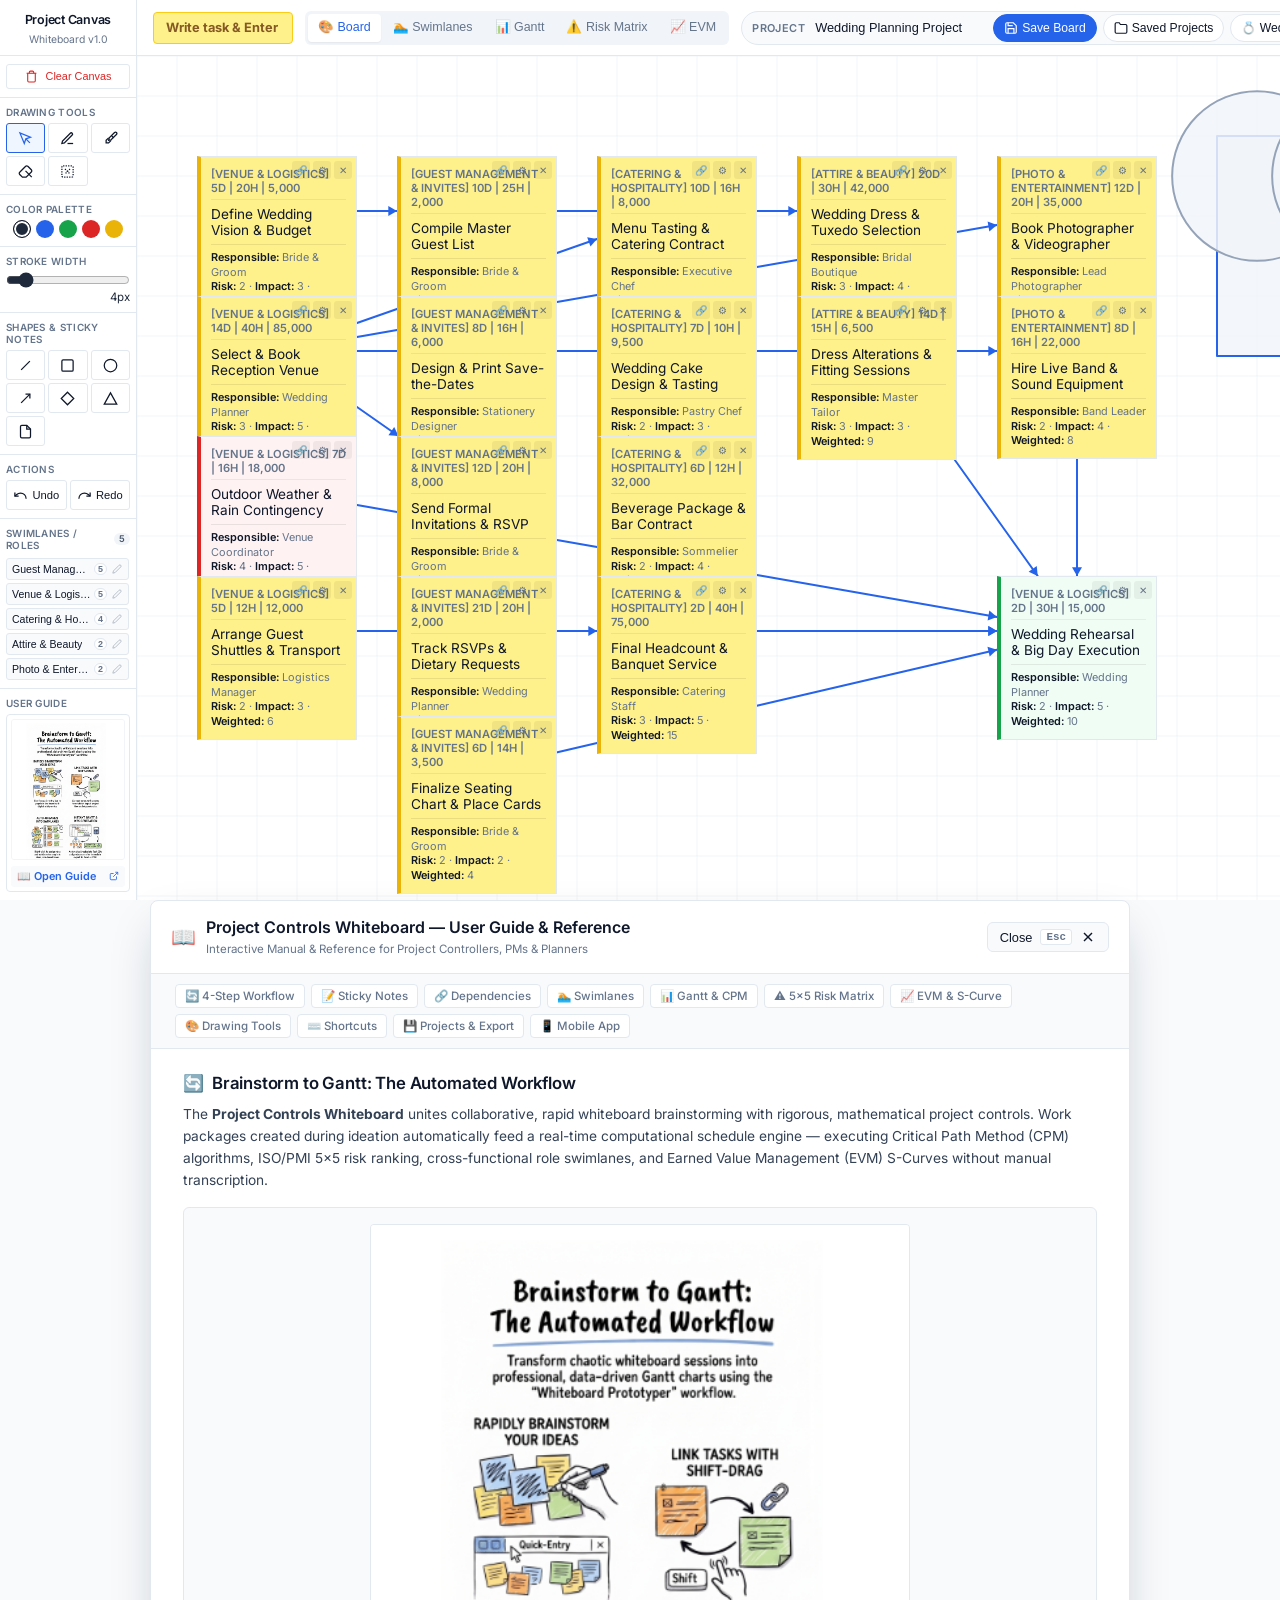
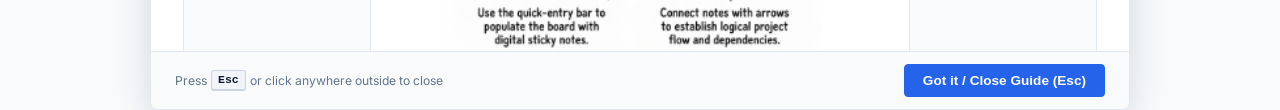
<file: index.html>
<!doctype html>
<html lang="en">
  <head>
    <meta charset="UTF-8" />
    <meta name="viewport" content="width=device-width, initial-scale=1.0" />
    <title>Project Controls Whiteboard</title>
    <meta
      name="description"
      content="A minimalist, high data-ink ratio whiteboard customized for project managers and controllers. Sketch S-curves, brainstorm risks, and schedule timelines."
    />
    <meta name="theme-color" content="#1e293b" />
    <link rel="icon" type="image/svg+xml" href="assets/favicon.svg" />
    <link rel="manifest" href="manifest.json" />
    <link rel="stylesheet" href="styles.css?v=2.5" />
    <!-- Google Fonts: Inter -->
    <link rel="preconnect" href="https://fonts.googleapis.com" />
    <link rel="preconnect" href="https://fonts.gstatic.com" crossorigin />
    <link
      href="https://fonts.googleapis.com/css2?family=Inter:wght@300;400;500;600&display=swap"
      rel="stylesheet"
    />
  </head>
  <body>
    <!-- Screen reader live descriptions -->
    <div id="a11y-live-announcer" class="sr-only" aria-live="polite">
      Whiteboard initialized. Vertical Swimlanes template active.
    </div>

    <main class="app-container">
      <!-- Sidebar Controls -->
      <aside class="sidebar" role="toolbar" aria-label="Whiteboard controls">
        <div class="sidebar-header">
          <h1>Project Canvas</h1>
          <span class="subtitle">Whiteboard v1.0</span>
        </div>

        <!-- Canvas Quick Actions -->
        <section class="tool-section sidebar-top-actions">
          <button
            id="btn-clear"
            class="utility-btn text-btn warning"
            title="Remove all drawings and sticky notes from the canvas"
            data-tooltip-title="Clear Entire Canvas"
            data-tooltip-desc="Permanently wipe all strokes, shapes, and notes from the board"
            data-tooltip-pos="right"
          >
            <svg
              viewBox="0 0 24 24"
              width="13"
              height="13"
              stroke="currentColor"
              stroke-width="2"
              fill="none"
              style="margin-right: 4px; vertical-align: -1px; display: inline-block;"
            >
              <polyline points="3 6 5 6 21 6" />
              <path d="M19 6v14a2 2 0 0 1-2 2H7a2 2 0 0 1-2-2V6m3 0V4a2 2 0 0 1 2-2h4a2 2 0 0 1 2 2v2" />
            </svg>Clear Canvas
          </button>
        </section>

        <!-- Drawing Tools -->
        <section class="tool-section">
          <h2>Drawing Tools</h2>
          <div class="tool-grid">
            <button
              id="tool-select"
              class="tool-btn active"
              title="Select & Move elements (S)"
              aria-label="Select tool"
              data-tooltip-title="Select & Move Tool"
              data-tooltip-desc="Select, move, and edit shapes or canvas elements"
              data-tooltip-shortcut="S"
              data-tooltip-pos="right"
            >
              <svg
                viewBox="0 0 24 24"
                width="16"
                height="16"
                stroke="currentColor"
                stroke-width="2"
                fill="none"
              >
                <path d="M3 3l7.07 16.97 2.51-7.39 7.39-2.51L3 3z" />
                <path d="M13 13l6 6" />
              </svg>
            </button>
            <button
              id="tool-pen"
              class="tool-btn"
              title="Pen (P)"
              aria-label="Pen tool"
              data-tooltip-title="Pen Tool"
              data-tooltip-desc="Freehand sketch and annotate directly on the whiteboard"
              data-tooltip-shortcut="P"
              data-tooltip-pos="right"
            >
              <svg
                viewBox="0 0 24 24"
                width="16"
                height="16"
                stroke="currentColor"
                stroke-width="2"
                fill="none"
              >
                <path d="M12 20h9" />
                <path d="M16.5 3.5a2.12 2.12 0 0 1 3 3L7 19l-4 1 1-4Z" />
              </svg>
            </button>
            <button
              id="tool-highlighter"
              class="tool-btn"
              title="Highlighter (H)"
              aria-label="Highlighter tool"
              data-tooltip-title="Highlighter Tool"
              data-tooltip-desc="Translucent marker for highlighting paths, areas, or notes"
              data-tooltip-shortcut="H"
              data-tooltip-pos="right"
            >
              <svg
                viewBox="0 0 24 24"
                width="16"
                height="16"
                stroke="currentColor"
                stroke-width="2"
                fill="none"
              >
                <path d="M18.5 2.5a2.12 2.12 0 0 1 3 3L13 14l-4 1 1-4Z" />
                <path d="m14 8 3 3" />
                <path d="M9 11 5 15v4h4l4-4" />
              </svg>
            </button>
            <button
              id="tool-eraser"
              class="tool-btn"
              title="Eraser (E)"
              aria-label="Eraser tool"
              data-tooltip-title="Eraser Tool"
              data-tooltip-desc="Erase individual strokes or lines under your cursor"
              data-tooltip-shortcut="E"
              data-tooltip-pos="right"
            >
              <svg
                viewBox="0 0 24 24"
                width="16"
                height="16"
                stroke="currentColor"
                stroke-width="2"
                fill="none"
              >
                <path
                  d="m7 21-4.3-4.3c-1-1-1-2.5 0-3.4l9.6-9.6c1-1 2.5-1 3.4 0l5.6 5.6c1 1 1 2.5 0 3.4L13 21Z"
                />
                <path d="m22 21-10-10" />
              </svg>
            </button>
            <button
              id="tool-area-eraser"
              class="tool-btn"
              title="Area Eraser"
              aria-label="Area Eraser tool"
              data-tooltip-title="Area Eraser Tool"
              data-tooltip-desc="Drag a selection box to erase multiple strokes and notes"
              data-tooltip-pos="right"
            >
              <svg
                viewBox="0 0 24 24"
                width="16"
                height="16"
                stroke="currentColor"
                stroke-dasharray="2 2"
                stroke-width="2"
                fill="none"
              >
                <rect x="3" y="3" width="18" height="18" rx="2" />
                <line x1="8" y1="8" x2="16" y2="16" />
                <line x1="16" y1="8" x2="8" y2="16" />
              </svg>
            </button>
          </div>
        </section>

        <!-- Palette -->
        <section class="tool-section">
          <h2>Color Palette</h2>
          <div class="color-grid">
            <button
              class="color-btn active"
              data-color="#1e293b"
              style="background-color: #1e293b"
              title="Slate (Default Text/Lines)"
              data-tooltip-title="Slate Color"
              data-tooltip-desc="Default text, outlines, and general project deliverables"
              data-tooltip-pos="right"
            ></button>
            <button
              class="color-btn"
              data-color="#2563eb"
              style="background-color: #2563eb"
              title="Muted Blue (Planned/Baseline)"
              data-tooltip-title="Muted Blue Color"
              data-tooltip-desc="Planned baseline scope, engineering packages, and milestones"
              data-tooltip-pos="right"
            ></button>
            <button
              class="color-btn"
              data-color="#16a34a"
              style="background-color: #16a34a"
              title="Muted Green (Actuals/Earned)"
              data-tooltip-title="Muted Green Color"
              data-tooltip-desc="Actuals, completed tasks, and favorable cost/schedule progress"
              data-tooltip-pos="right"
            ></button>
            <button
              class="color-btn"
              data-color="#dc2626"
              style="background-color: #dc2626"
              title="Red (Variance/High Risk)"
              data-tooltip-title="Red Alert Color"
              data-tooltip-desc="High project risk (score ≥ 15), critical path, and cost variances"
              data-tooltip-pos="right"
            ></button>
            <button
              class="color-btn"
              data-color="#eab308"
              style="background-color: #eab308"
              title="Yellow (Medium Risk/Note)"
              data-tooltip-title="Yellow Warning Color"
              data-tooltip-desc="Medium risk (score ≥ 8), advisory notes, and tasks under review"
              data-tooltip-pos="right"
            ></button>
          </div>
        </section>

        <!-- Line Width -->
        <section class="tool-section">
          <h2>Stroke Width</h2>
          <div
            class="stroke-selector"
            data-tooltip-title="Drawing Stroke Width"
            data-tooltip-desc="Adjust line thickness for drawing and shape borders (2px–20px)"
            data-tooltip-pos="right"
          >
            <input
              type="range"
              id="stroke-width"
              min="2"
              max="20"
              value="4"
              aria-label="Stroke width slider"
              title="Adjust drawing stroke width"
            />
            <span id="stroke-value">4px</span>
          </div>
        </section>

        <!-- Shape & Annotations -->
        <section class="tool-section">
          <h2>Shapes & Sticky Notes</h2>
          <div class="tool-grid">
            <button
              id="tool-line"
              class="tool-btn"
              title="Line (L)"
              aria-label="Line tool"
              data-tooltip-title="Line Tool"
              data-tooltip-desc="Draw straight connector and alignment lines"
              data-tooltip-shortcut="L"
              data-tooltip-pos="right"
            >
              <svg
                viewBox="0 0 24 24"
                width="16"
                height="16"
                stroke="currentColor"
                stroke-width="2"
                fill="none"
              >
                <line x1="5" y1="19" x2="19" y2="5" />
              </svg>
            </button>
            <button
              id="tool-rect"
              class="tool-btn"
              title="Rectangle (R)"
              aria-label="Rectangle tool"
              data-tooltip-title="Rectangle Shape"
              data-tooltip-desc="Draw boxes. Double-click to add inline milestone text"
              data-tooltip-shortcut="R"
              data-tooltip-pos="right"
            >
              <svg
                viewBox="0 0 24 24"
                width="16"
                height="16"
                stroke="currentColor"
                stroke-width="2"
                fill="none"
              >
                <rect x="3" y="3" width="18" height="18" rx="2" />
              </svg>
            </button>
            <button
              id="tool-circle"
              class="tool-btn"
              title="Circle (C)"
              aria-label="Circle tool"
              data-tooltip-title="Circle Shape"
              data-tooltip-desc="Draw circles or ellipses. Double-click to add inline text"
              data-tooltip-shortcut="C"
              data-tooltip-pos="right"
            >
              <svg
                viewBox="0 0 24 24"
                width="16"
                height="16"
                stroke="currentColor"
                stroke-width="2"
                fill="none"
              >
                <circle cx="12" cy="12" r="10" />
              </svg>
            </button>
            <button
              id="tool-arrow"
              class="tool-btn"
              title="Arrow (A)"
              aria-label="Arrow tool"
              data-tooltip-title="Arrow Shape"
              data-tooltip-desc="Draw directional workflow arrows and process flows"
              data-tooltip-shortcut="A"
              data-tooltip-pos="right"
            >
              <svg
                viewBox="0 0 24 24"
                width="16"
                height="16"
                stroke="currentColor"
                stroke-width="2"
                fill="none"
              >
                <line x1="5" y1="19" x2="19" y2="5" />
                <polyline points="12 5 19 5 19 12" />
              </svg>
            </button>
            <button
              id="tool-diamond"
              class="tool-btn"
              title="Diamond (D)"
              aria-label="Diamond tool"
              data-tooltip-title="Diamond Milestone"
              data-tooltip-desc="Draw decision gates, stage gates, or key project milestones"
              data-tooltip-shortcut="D"
              data-tooltip-pos="right"
            >
              <svg
                viewBox="0 0 24 24"
                width="16"
                height="16"
                stroke="currentColor"
                stroke-width="2"
                fill="none"
              >
                <polygon points="12 2 22 12 12 22 2 12" />
              </svg>
            </button>
            <button
              id="tool-triangle"
              class="tool-btn"
              title="Triangle (T)"
              aria-label="Triangle tool"
              data-tooltip-title="Triangle Marker"
              data-tooltip-desc="Draw variance flags, warning deltas, or milestone markers"
              data-tooltip-shortcut="T"
              data-tooltip-pos="right"
            >
              <svg
                viewBox="0 0 24 24"
                width="16"
                height="16"
                stroke="currentColor"
                stroke-width="2"
                fill="none"
              >
                <polygon points="12 3 22 21 2 21" />
              </svg>
            </button>
            <button
              id="tool-sticky"
              class="tool-btn"
              title="Add Sticky Note (N)"
              aria-label="Sticky Note tool"
              data-tooltip-title="Add Sticky Note"
              data-tooltip-desc="Place a parametric WBS sticky note. Drag with Shift to link tasks"
              data-tooltip-shortcut="N"
              data-tooltip-pos="right"
            >
              <svg
                viewBox="0 0 24 24"
                width="16"
                height="16"
                stroke="currentColor"
                stroke-width="2"
                fill="none"
              >
                <path
                  d="M14 2H6a2 2 0 0 0-2 2v16a2 2 0 0 0 2 2h12a2 2 0 0 0 2-2V8z"
                />
                <path d="M14 2v6h6" />
              </svg>
            </button>
          </div>
        </section>

        <!-- Actions (Undo/Redo) -->
        <section class="tool-section">
          <h2>Actions</h2>
          <div class="tool-grid" style="grid-template-columns: repeat(2, 1fr)">
            <button
              id="sidebar-undo"
              class="tool-btn"
              title="Undo (Ctrl+Z)"
              aria-label="Undo action"
              data-tooltip-title="Undo Canvas Action"
              data-tooltip-desc="Revert last stroke, note placement, or edit"
              data-tooltip-shortcut="Ctrl+Z"
              data-tooltip-pos="right"
            >
              <svg
                viewBox="0 0 24 24"
                width="15"
                height="15"
                stroke="currentColor"
                stroke-width="2"
                fill="none"
              >
                <path d="M3 7v6h6" />
                <path d="M21 17a9 9 0 0 0-9-9 9 9 0 0 0-6 2.3L3 13" />
              </svg>
              <span
                style="font-size: 0.7rem; margin-left: 4px; font-weight: 500"
                >Undo</span
              >
            </button>
            <button
              id="sidebar-redo"
              class="tool-btn"
              title="Redo (Ctrl+Y)"
              aria-label="Redo action"
              data-tooltip-title="Redo Canvas Action"
              data-tooltip-desc="Re-apply previously undone action"
              data-tooltip-shortcut="Ctrl+Y"
              data-tooltip-pos="right"
            >
              <svg
                viewBox="0 0 24 24"
                width="15"
                height="15"
                stroke="currentColor"
                stroke-width="2"
                fill="none"
              >
                <path d="M21 7v6h-6" />
                <path d="M3 17a9 9 0 0 1 9-9 9 9 0 0 1 6 2.3l3 2.7" />
              </svg>
              <span
                style="font-size: 0.7rem; margin-left: 4px; font-weight: 500"
                >Redo</span
              >
            </button>
          </div>
        </section>


        <!-- Swimlanes / Roles Monitor & Typo Manager -->
        <section class="tool-section sidebar-roles-section" id="sidebar-roles-section">
          <div class="sidebar-section-header">
            <h2>Swimlanes / Roles</h2>
            <span id="sidebar-roles-count" class="sidebar-section-badge" title="Unique active disciplines/roles">0</span>
          </div>
          <div id="sidebar-roles-list" class="sidebar-roles-list">
            <div class="sidebar-roles-empty">No roles yet</div>
          </div>
        </section>

        <!-- User Guide & Workflow Overview (Click to open User Guide) -->
        <section
          id="sidebar-workflow-card"
          class="tool-section sidebar-workflow-section"
          onclick="openUserGuide()"
          role="button"
          tabindex="0"
          title="Open User Guide & Workflow Tutorial (Hotkey: ?)"
          aria-label="User Guide & Workflow Tutorial"
          data-tooltip-title="User Guide & Workflow Tutorial"
          data-tooltip-desc="Open 4-step workflow guide, shortcuts table, and project controlling formulas"
          data-tooltip-shortcut="?"
          data-tooltip-pos="right"
        >
          <h2>User Guide</h2>
          <div class="sidebar-workflow-card">
            <img
              src="assets/Whiteboard App.png"
              alt="Brainstorm to Gantt Workflow Diagram"
              class="sidebar-workflow-img"
              loading="lazy"
            />
            <div class="sidebar-workflow-caption">
              <span>📖 Open Guide</span>
              <svg
                viewBox="0 0 24 24"
                width="10"
                height="10"
                stroke="currentColor"
                stroke-width="2"
                fill="none"
              >
                <path d="M18 13v6a2 2 0 0 1-2 2H5a2 2 0 0 1-2-2V8a2 2 0 0 1 2-2h6" />
                <polyline points="15 3 21 3 21 9" />
                <line x1="10" y1="14" x2="21" y2="3" />
              </svg>
            </div>
          </div>
        </section>

      </aside>

      <!-- Canvas Area -->
      <div class="canvas-area-wrapper">
        <!-- Toolbar helper / Quick settings overlay -->
        <div class="top-bar">
          <button
            id="btn-mobile-sidebar-toggle"
            class="mobile-sidebar-toggle-btn"
            title="Toggle Drawing Sidebar"
            aria-label="Toggle Drawing Sidebar"
          >
            🛠️
          </button>


          <div class="brainstorm-container">
            <input
              type="text"
              id="brainstorm-input"
              placeholder="Write task & Enter"
              aria-label="Brainstorm task input"
              title="Type a task and press Enter to create a sticky note"
              data-tooltip-title="Quick-Entry Brainstorm Bar"
              data-tooltip-desc="Type task title and press Enter to instantly drop a sticky note"
              data-tooltip-shortcut="Enter"
              data-tooltip-pos="bottom"
            />
          </div>

          <div class="view-switcher-tabs" role="tablist">
            <button
              id="btn-tab-canvas"
              class="view-tab-btn active"
              role="tab"
              aria-selected="true"
              aria-controls="whiteboardCanvas"
              tabindex="0"
              title="Switch to the freeform whiteboard"
              data-tooltip-title="Board Canvas View"
              data-tooltip-desc="Freeform sketching, parametric sticky notes, and Shift-drag linking"
              data-tooltip-pos="bottom"
            >
              🎨 Board
            </button>
            <button
              id="btn-tab-swimlane"
              class="view-tab-btn"
              role="tab"
              aria-selected="false"
              aria-controls="swimlane-view-pane"
              tabindex="-1"
              title="View tasks organized by swimlane or role"
              data-tooltip-title="Swimlanes View"
              data-tooltip-desc="Group tasks by role/discipline and auto-arrange sequential board layout"
              data-tooltip-pos="bottom"
            >
              🏊 Swimlanes
            </button>
            <button
              id="btn-tab-gantt"
              class="view-tab-btn"
              role="tab"
              aria-selected="false"
              aria-controls="gantt-view-pane"
              tabindex="-1"
              title="View the project schedule as a Gantt chart"
              data-tooltip-title="Gantt & WBS Schedule"
              data-tooltip-desc="CPM schedule calculation, 12-column table, and interactive visual timeline"
              data-tooltip-pos="bottom"
            >
              📊 Gantt
            </button>
            <button
              id="btn-tab-risk"
              class="view-tab-btn"
              role="tab"
              aria-selected="false"
              aria-controls="risk-view-pane"
              tabindex="-1"
              title="View task probability and impact in the risk matrix"
              data-tooltip-title="5×5 Risk Matrix"
              data-tooltip-desc="Probability × Impact severity heatmap and ranked Risk Register"
              data-tooltip-pos="bottom"
            >
              ⚠️ Risk Matrix
            </button>
            <button
              id="btn-tab-evm"
              class="view-tab-btn"
              role="tab"
              aria-selected="false"
              aria-controls="evm-view-pane"
              tabindex="-1"
              title="View Earned Value Management, variances, CPI/SPI, and S-Curve"
              data-tooltip-title="Earned Value Management (EVM)"
              data-tooltip-desc="Track PV, EV, AC, CV, SV, CPI, SPI, EAC, and Tufte direct-labeled S-Curve"
              data-tooltip-pos="bottom"
            >
              📈 EVM
            </button>
          </div>

          <div class="project-save-controls">
            <label for="project-name-input" class="project-name-label">
              Project
            </label>
            <input
              id="project-name-input"
              type="text"
              maxlength="80"
              placeholder="Project name"
              aria-label="Project name"
              data-tooltip-title="Project Name"
              data-tooltip-desc="Project identifier for local browser storage and exported filenames"
              data-tooltip-pos="bottom"
            />
            <button
              id="btn-save-project"
              type="button"
              class="primary-btn"
              title="Save project"
              aria-label="Save projected board"
              data-tooltip-title="Save Board to JSON"
              data-tooltip-desc="Download full board state (strokes, notes, links, and EVM actuals) to file"
              data-tooltip-pos="bottom"
            >
              <svg
                viewBox="0 0 24 24"
                width="14"
                height="14"
                stroke="currentColor"
                stroke-width="2"
                fill="none"
              >
                <path d="M19 21H5a2 2 0 0 1-2-2V5a2 2 0 0 1 2-2h11l5 5v11a2 2 0 0 1-2 2z" />
                <polyline points="17 21 17 13 7 13 7 21" />
                <polyline points="7 3 7 8 15 8" />
              </svg>
              <span>Save Board</span>
            </button>
            <button
              id="btn-open-project"
              class="secondary-btn"
              type="button"
              onclick="openSavedProjectsDialog()"
              title="Open saved projects or load a JSON file"
              aria-label="Open saved projects"
              data-tooltip-title="Saved Projects"
              data-tooltip-desc="Browse and open your saved projects, sample templates, or upload a JSON file"
              data-tooltip-pos="bottom"
            >
              <svg
                viewBox="0 0 24 24"
                width="14"
                height="14"
                stroke="currentColor"
                stroke-width="2"
                fill="none"
              >
                <path d="M22 19a2 2 0 0 1-2 2H4a2 2 0 0 1-2-2V5a2 2 0 0 1 2-2h5l2 3h9a2 2 0 0 1 2 2z" />
              </svg>
              <span>Saved Projects</span>
            </button>
            <button
              id="btn-load-wedding"
              class="secondary-btn"
              type="button"
              onclick="loadWeddingProject()"
              title="Load Wedding Planning mockup project with 18 tasks, 5 swimlanes, risks, and EVM"
              aria-label="Load wedding planning mockup project"
              data-tooltip-title="Wedding Mockup Project"
              data-tooltip-desc="Load comprehensive wedding planning project with 18 tasks across 5 lanes, CPM schedule, and EVM actuals"
              data-tooltip-pos="bottom"
            >
              <span>💍 Wedding Plan</span>
            </button>
            <a
              id="btn-switch-mobile"
              href="mobile.html"
              class="secondary-btn"
              title="Open simplified smartphone mobile version"
              aria-label="Open mobile smartphone version"
              style="text-decoration: none; display: inline-flex; align-items: center; gap: 4px;"
            >
              <span>📱 Mobile</span>
            </a>
            <input
              id="project-file-input"
              type="file"
              accept=".json,application/json"
              hidden
            />
          </div>

          <div class="history-controls">
            <button
              id="btn-undo"
              title="Undo (Ctrl+Z)"
              aria-label="Undo action"
              data-tooltip-title="Undo"
              data-tooltip-desc="Revert last canvas change or note modification"
              data-tooltip-shortcut="Ctrl+Z"
              data-tooltip-pos="bottom"
            >
              <svg
                viewBox="0 0 24 24"
                width="18"
                height="18"
                stroke="currentColor"
                stroke-width="2"
                fill="none"
              >
                <path d="M3 7v6h6" />
                <path d="M21 17a9 9 0 0 0-9-9 9 9 0 0 0-6 2.3L3 13" />
              </svg>
            </button>
            <button
              id="btn-redo"
              title="Redo (Ctrl+Y)"
              aria-label="Redo action"
              data-tooltip-title="Redo"
              data-tooltip-desc="Re-apply last undone canvas change"
              data-tooltip-shortcut="Ctrl+Y"
              data-tooltip-pos="bottom"
            >
              <svg
                viewBox="0 0 24 24"
                width="18"
                height="18"
                stroke="currentColor"
                stroke-width="2"
                fill="none"
              >
                <path d="M21 7v6h-6" />
                <path d="M3 17a9 9 0 0 1 9-9 9 9 0 0 1 6 2.3l3 2.7" />
              </svg>
            </button>
            <button
              id="btn-export"
              class="primary-btn"
              title="Export as PNG"
              aria-label="Export board"
              data-tooltip-title="Export PNG Image"
              data-tooltip-desc="Export print-quality high-resolution PNG image of the board"
              data-tooltip-pos="bottom"
            >
              <svg
                viewBox="0 0 24 24"
                width="14"
                height="14"
                stroke="currentColor"
                stroke-width="2"
                fill="none"
              >
                <path d="M21 15v4a2 2 0 0 1-2 2H5a2 2 0 0 1-2-2v-4" />
                <polyline points="7 10 12 15 17 10" />
                <line x1="12" y1="15" x2="12" y2="3" />
              </svg>
              <span>Export PNG</span>
            </button>
          </div>
        </div>

        <!-- Main Canvas Container -->
        <div class="canvas-viewport" id="canvas-viewport">
          <!-- Interactive Sticky Notes are dynamically generated here -->
          <canvas id="whiteboardCanvas" layoutsubtree></canvas>

          <!-- Swimlane View Pane -->
          <div
            id="swimlane-view-pane"
            class="view-pane"
            role="tabpanel"
            aria-labelledby="btn-tab-swimlane"
            style="display: none"
          >
            <div class="pane-header">
              <div>
                <h3>Vertical Swimlane Flowchart</h3>
                <p class="pane-subtitle">
                  Cross-functional process and responsibility flow mapped across vertical swimlanes.
                </p>
              </div>
              <div class="swimlane-mode-controls">
                <div class="swimlane-summary-badges" id="swimlane-summary-badges"></div>
                <button
                  id="btn-swimlane-fit-height"
                  class="btn-primary-outline active"
                  type="button"
                  title="Fit flowchart height to screen (F)"
                  data-tooltip-title="Fit Height to Screen"
                  data-tooltip-desc="Automatically scale flowchart so the complete workflow from Begin to Complete fits on screen"
                  data-tooltip-pos="bottom"
                  style="font-size: 0.74rem; padding: 4px 8px; height: 28px; display: inline-flex; align-items: center; gap: 4px;"
                >
                  <svg width="13" height="13" viewBox="0 0 24 24" fill="none" stroke="currentColor" stroke-width="2">
                    <polyline points="15 3 21 3 21 9"></polyline>
                    <polyline points="9 21 3 21 3 15"></polyline>
                    <line x1="21" y1="3" x2="14" y2="10"></line>
                    <line x1="3" y1="21" x2="10" y2="14"></line>
                  </svg>
                  Fit Height
                </button>
                <div class="swimlane-zoom-btn-group" style="display: inline-flex; align-items: center; background: #f8fafc; border: 1px solid var(--border-light); border-radius: var(--radius-sm); overflow: hidden;">
                  <button
                    id="btn-swimlane-zoom-out"
                    type="button"
                    title="Zoom Out Flowchart"
                    aria-label="Zoom out flowchart"
                    style="border: none; background: transparent; padding: 2px 8px; height: 26px; cursor: pointer; font-weight: 600; font-size: 0.85rem;"
                  >
                    −
                  </button>
                  <span id="swimlane-zoom-label" style="font-size: 0.70rem; font-weight: 600; color: var(--text-muted); min-width: 36px; text-align: center; user-select: none;">Fit</span>
                  <button
                    id="btn-swimlane-zoom-in"
                    type="button"
                    title="Zoom In Flowchart"
                    aria-label="Zoom in flowchart"
                    style="border: none; background: transparent; padding: 2px 8px; height: 26px; cursor: pointer; font-weight: 600; font-size: 0.85rem;"
                  >
                    +
                  </button>
                </div>
                <button
                  id="btn-export-swimlane-png"
                  class="btn-primary-outline"
                  title="Export vertical swimlane flowchart as image for PowerPoint / Google Slides"
                  data-tooltip-title="Export Flowchart PNG"
                  data-tooltip-desc="Download high-resolution image for presentations and reports"
                  data-tooltip-pos="bottom"
                  style="font-size: 0.74rem; padding: 4px 10px; height: 28px; display: inline-flex; align-items: center; gap: 4px;"
                >
                  <svg width="13" height="13" viewBox="0 0 24 24" fill="none" stroke="currentColor" stroke-width="2">
                    <path d="M21 15v4a2 2 0 0 1-2 2H5a2 2 0 0 1-2-2v-4"></path>
                    <polyline points="7 10 12 15 17 10"></polyline>
                    <line x1="12" y1="15" x2="12" y2="3"></line>
                  </svg>
                  Export Flowchart
                </button>
                <div class="swimlane-subtabs">
                  <button
                    id="btn-swimlane-mode-diagram"
                    class="view-subtab-btn active"
                    type="button"
                    title="View vertical swimlane flowchart diagram"
                  >
                    Flowchart
                  </button>
                  <button
                    id="btn-swimlane-mode-table"
                    class="view-subtab-btn"
                    type="button"
                    title="View tabular sequence list"
                  >
                    Table
                  </button>
                </div>
              </div>
            </div>
            <!-- Unique Swimlane/Role Values Bar at the Top -->
            <div class="swimlane-unique-roles-bar" id="swimlane-unique-roles-bar"></div>
            <div class="pane-content swimlane-pane-content">
              <!-- Visual Vertical Swimlane Diagram Container -->
              <div id="swimlane-diagram-container" class="swimlane-diagram-wrapper">
                <div id="swimlane-diagram-viewport" class="swimlane-diagram-viewport">
                  <!-- Dynamic vertical swimlane columns, cards, and SVG connectors -->
                </div>
              </div>

              <!-- Table View Container -->
              <div id="swimlane-table-container" class="swimlane-table-wrapper" style="display: none;">
                <table id="swimlane-view-table" class="clean-table">
                  <thead>
                    <tr>
                      <th>Swimlane/Role</th>
                      <th>Sequence/Step</th>
                      <th>Task Title</th>
                      <th class="text-right">Duration (Days)</th>
                      <th class="text-right">Planned Cost</th>
                    </tr>
                  </thead>
                  <tbody>
                    <!-- Dynamic contents -->
                  </tbody>
                </table>
              </div>
            </div>
          </div>

          <!-- Gantt View Pane -->
          <div
            id="gantt-view-pane"
            class="view-pane"
            role="tabpanel"
            aria-labelledby="btn-tab-gantt"
            style="display: none"
          >
            <div class="pane-header">
              <div>
                <h3>Gantt & WBS Project Schedule</h3>
                <p class="pane-subtitle">
                  Calculated timeline (Critical Path FS and Role/Lane
                  sequencing).
                </p>
              </div>
              <div class="gantt-pane-controls">
                <span id="gantt-schedule-rag" class="gantt-rag-badge amber">Schedule Status: —</span>
                <span>Project Code: <strong>PRJ-2026-001</strong></span>
                <button
                  id="btn-export-csv-view"
                  class="btn-primary-outline"
                  title="Download the schedule as a CSV file for Excel"
                  data-tooltip-title="Export CSV (Excel)"
                  data-tooltip-desc="Download semicolon-delimited CSV dataset for Excel and Power BI"
                  data-tooltip-pos="bottom"
                >
                  Export CSV (Excel)
                </button>
              </div>
            </div>
            <div
              class="gantt-schedule-controls"
              aria-label="Gantt schedule dates"
            >
              <label for="gantt-start-date">
                <span>Start Date</span>
                <input
                  id="gantt-start-date"
                  type="date"
                  aria-describedby="gantt-date-help"
                  data-tooltip-title="Project Start Date"
                  data-tooltip-desc="Sets the baseline schedule kickoff date"
                  data-tooltip-pos="top"
                />
              </label>
              <label for="gantt-status-date">
                <span>Status Date</span>
                <input
                  id="gantt-status-date"
                  type="date"
                  aria-describedby="gantt-date-help"
                  data-tooltip-title="Status Cutoff Date"
                  data-tooltip-desc="Cutoff date for progress, actuals, and EVM variance calculations"
                  data-tooltip-pos="top"
                />
              </label>
              <div
                class="gantt-calculated-date"
                data-tooltip-title="Calculated Completion Date"
                data-tooltip-desc="Earliest project finish based on predecessor network paths"
                data-tooltip-pos="top"
              >
                <span>Calculated End Date</span>
                <strong id="gantt-end-date">—</strong>
              </div>
              <div
                class="gantt-calculated-date"
                data-tooltip-title="Critical Path Duration"
                data-tooltip-desc="Longest sequence of dependent tasks driving total timeline"
                data-tooltip-pos="top"
              >
                <span>Critical Path</span>
                <strong id="gantt-critical-path-days">—</strong>
              </div>
              <span id="gantt-date-help" class="gantt-date-help">
                End date is based on the longest path through the schedule.
              </span>
            </div>
            <div class="pane-content gantt-split">
              <div class="gantt-table-section">
                <table id="gantt-view-table" class="clean-table">
                  <thead>
                    <tr>
                      <th>Task ID</th>
                      <th>WBS Name</th>
                      <th>Role/Lane</th>
                      <th class="text-right">Duration</th>
                      <th class="text-right">Hours</th>
                      <th class="text-right">Cost</th>
                      <th>Predecessors</th>
                      <th class="text-right">Act Hours</th>
                      <th class="text-right">Act Cost</th>
                      <th class="text-right">Progress %</th>
                      <th>Start Date</th>
                      <th>End Date</th>
                      <th class="text-center">Status</th>
                    </tr>
                  </thead>
                  <tbody>
                    <!-- Dynamic contents -->
                  </tbody>
                </table>
              </div>
              <div class="gantt-visual-section">
                <div class="gantt-timeline-scroll-area" id="gantt-timeline-scroll-area">
                  <div class="gantt-timeline-content" id="gantt-timeline-content">
                    <div class="gantt-timeline-header-container" id="gantt-timeline-header-container">
                      <div
                        class="gantt-timeline-months-row"
                        id="gantt-timeline-months-row"
                      ></div>
                      <div
                        class="gantt-timeline-header-row"
                        id="gantt-timeline-header-row"
                      ></div>
                    </div>
                    <svg
                      class="gantt-dependency-layer"
                      id="gantt-dependency-layer"
                      aria-hidden="true"
                    ></svg>
                    <div
                      class="gantt-timeline-bars-container"
                      id="gantt-timeline-bars-container"
                    ></div>
                    <div
                      class="gantt-status-date-marker"
                      id="gantt-status-date-marker"
                      role="img"
                      aria-label="Status date"
                    >
                      <span class="gantt-status-date-label">Status Date</span>
                    </div>
                  </div>
                </div>
                <div
                  class="gantt-horizontal-roller"
                  data-tooltip-title="Timeline Window Roller"
                  data-tooltip-desc="Drag slider horizontally to scroll across project timeline window"
                  data-tooltip-pos="top"
                >
                  <label for="gantt-horizontal-roller-input">
                    <span>Timeline window</span>
                    <span class="gantt-horizontal-roller-hint">Drag to move left or right</span>
                  </label>
                  <input
                    id="gantt-horizontal-roller-input"
                    type="range"
                    min="0"
                    max="0"
                    step="1"
                    value="0"
                    aria-label="Scroll the Gantt timeline horizontally"
                  />
                </div>
              </div>
            </div>
          </div>

          <!-- Risk Matrix & Risk Register View Pane -->
          <div
            id="risk-view-pane"
            class="view-pane"
            role="tabpanel"
            aria-labelledby="btn-tab-risk"
            style="display: none"
          >
            <div class="pane-header">
              <div>
                <h3>5×5 Risk Matrix &amp; Risk Register</h3>
                <p class="pane-subtitle">
                  Probability × Impact severity heatmap and prioritized project risk register.
                </p>
              </div>
              <div class="risk-header-actions" style="display: flex; align-items: center; gap: 12px;">
                <div id="risk-summary" class="risk-summary-badges"></div>
                <div class="risk-subtabs">
                  <button
                    id="btn-risk-mode-split"
                    class="view-subtab-btn active"
                    type="button"
                    title="View side-by-side Matrix and Register"
                  >
                    Split View
                  </button>
                  <button
                    id="btn-risk-mode-matrix"
                    class="view-subtab-btn"
                    type="button"
                    title="View 5x5 Heatmap Matrix only"
                  >
                    5×5 Matrix
                  </button>
                  <button
                    id="btn-risk-mode-register"
                    class="view-subtab-btn"
                    type="button"
                    title="View detailed Risk Register table only"
                  >
                    Risk Register
                  </button>
                </div>
              </div>
            </div>
            <div class="pane-content risk-view-content" id="risk-view-content">
              <!-- Left Panel: 5x5 Probability x Impact Heatmap Card -->
              <div class="risk-matrix-card" id="risk-matrix-card">
                <div class="risk-card-header">
                  <h4>5×5 Probability × Impact Heatmap</h4>
                  <span class="risk-card-hint">Click any cell to filter register</span>
                </div>
                <div class="risk-card-body">
                  <div class="risk-matrix-layout">
                    <div class="risk-matrix-axis-label risk-matrix-y-label">
                      <span>Probability (1–5)</span>
                    </div>
                    <div class="risk-matrix-board-wrap">
                      <div class="risk-matrix-column-label">Impact (1–5)</div>
                      <div id="risk-matrix-board" class="risk-matrix-board"></div>
                      <div class="risk-matrix-scale-labels">
                        <span>1 (V.Low)</span>
                        <span>2 (Low)</span>
                        <span>3 (Med)</span>
                        <span>4 (High)</span>
                        <span>5 (Crit)</span>
                      </div>
                    </div>
                  </div>
                </div>
                <!-- Risk Severity Legend -->
                <div class="risk-matrix-legend">
                  <span class="risk-legend-item"><span class="risk-legend-color low"></span> Low (1–7)</span>
                  <span class="risk-legend-item"><span class="risk-legend-color medium"></span> Med (8–14)</span>
                  <span class="risk-legend-item"><span class="risk-legend-color high"></span> High (15–25)</span>
                  <button id="btn-risk-clear-filter" class="btn-clear-risk-filter" type="button" style="display: none;">
                    Show All Risks
                  </button>
                </div>
              </div>

              <!-- Right Panel: Prioritized Risk Register Table Card -->
              <div class="risk-register-card" id="risk-register-card">
                <div class="risk-card-header">
                  <h4>Prioritized Risk Register</h4>
                  <span id="risk-filter-status" class="risk-filter-status" style="font-size: 0.72rem; color: var(--text-muted);">Sorted by Severity (P × I)</span>
                </div>
                <div class="risk-table-scroll-wrap">
                  <table id="risk-register-table" class="clean-table">
                    <thead>
                      <tr>
                        <th>Risk / Task Name</th>
                        <th>Role / Lane</th>
                        <th>Responsible</th>
                        <th class="text-right">Prob (P)</th>
                        <th class="text-right">Impact (I)</th>
                        <th class="text-right">Score</th>
                        <th class="text-right">Planned Cost</th>
                      </tr>
                    </thead>
                    <tbody></tbody>
                  </table>
                </div>
              </div>
            </div>
          </div>

          <!-- EVM View Pane -->
          <div
            id="evm-view-pane"
            class="view-pane"
            role="tabpanel"
            aria-labelledby="btn-tab-evm"
            style="display: none"
          >
            <div class="pane-header">
              <div>
                <h3>Earned Value Management (EVM) & S-Curve</h3>
                <p class="pane-subtitle">
                  Cost and schedule performance tracking (PV, EV, AC, CV, SV, CPI, SPI, EAC).
                </p>
              </div>
              <div class="evm-header-actions">
                <span id="evm-status-date-display" class="evm-status-date-badge"></span>
              </div>
            </div>
            <div class="pane-content evm-view-content">
              <!-- KPI Summary Cards (Data-ink ratio: no heavy shadows or decorative icons) -->
              <div class="evm-kpi-grid">
                <div
                  class="evm-kpi-card"
                  id="kpi-pv-card"
                  tabindex="0"
                  data-tooltip-title="Planned Value (PV / BCWS)"
                  data-tooltip-desc="Time-phased baseline budget approved for work scheduled to be completed up to the Status Date"
                  data-tooltip-pos="bottom"
                >
                  <div class="kpi-label">Planned Value (PV)</div>
                  <div class="kpi-value" id="kpi-pv">—</div>
                  <div class="kpi-sub">BCWS (Budgeted Work Sched)</div>
                </div>
                <div
                  class="evm-kpi-card"
                  id="kpi-ev-card"
                  tabindex="0"
                  data-tooltip-title="Earned Value (EV / BCWP)"
                  data-tooltip-desc="Budgeted cost of work performed = Total BAC × Progress %"
                  data-tooltip-pos="bottom"
                >
                  <div class="kpi-label">Earned Value (EV)</div>
                  <div class="kpi-value" id="kpi-ev">—</div>
                  <div class="kpi-sub">BCWP (Budgeted Work Perf)</div>
                </div>
                <div
                  class="evm-kpi-card"
                  id="kpi-ac-card"
                  tabindex="0"
                  data-tooltip-title="Actual Cost (AC / ACWP)"
                  data-tooltip-desc="Total realized cost incurred for work completed up to the Status Date"
                  data-tooltip-pos="bottom"
                >
                  <div class="kpi-label">Actual Cost (AC)</div>
                  <div class="kpi-value" id="kpi-ac">—</div>
                  <div class="kpi-sub">ACWP (Actual Work Perf)</div>
                </div>
                <div
                  class="evm-kpi-card"
                  id="kpi-cv-card"
                  tabindex="0"
                  data-tooltip-title="Cost Variance (CV = EV − AC)"
                  data-tooltip-desc="Positive (>0) = Under budget · Negative (<0) = Cost overrun"
                  data-tooltip-pos="bottom"
                >
                  <div class="kpi-label">Cost Variance (CV)</div>
                  <div class="kpi-value" id="kpi-cv">—</div>
                  <div class="kpi-sub">EV − AC</div>
                </div>
                <div
                  class="evm-kpi-card"
                  id="kpi-sv-card"
                  tabindex="0"
                  data-tooltip-title="Schedule Variance (SV = EV − PV)"
                  data-tooltip-desc="Positive (>0) = Ahead of schedule · Negative (<0) = Schedule delay"
                  data-tooltip-pos="bottom"
                >
                  <div class="kpi-label">Schedule Variance (SV)</div>
                  <div class="kpi-value" id="kpi-sv">—</div>
                  <div class="kpi-sub">EV − PV</div>
                </div>
                <div
                  class="evm-kpi-card"
                  id="kpi-cpi-card"
                  tabindex="0"
                  data-tooltip-title="Cost Index (CPI = EV / AC)"
                  data-tooltip-desc="CPI > 1.0 indicates cost efficiency · CPI < 1.0 indicates budget overspending"
                  data-tooltip-pos="bottom"
                >
                  <div class="kpi-label">Cost Index (CPI)</div>
                  <div class="kpi-value" id="kpi-cpi">—</div>
                  <div class="kpi-sub">EV / AC</div>
                </div>
                <div
                  class="evm-kpi-card"
                  id="kpi-spi-card"
                  tabindex="0"
                  data-tooltip-title="Schedule Index (SPI = EV / PV)"
                  data-tooltip-desc="SPI > 1.0 indicates faster progress than planned · SPI < 1.0 indicates delays"
                  data-tooltip-pos="bottom"
                >
                  <div class="kpi-label">Schedule Index (SPI)</div>
                  <div class="kpi-value" id="kpi-spi">—</div>
                  <div class="kpi-sub">EV / PV</div>
                </div>
                <div
                  class="evm-kpi-card"
                  id="kpi-eac-card"
                  tabindex="0"
                  data-tooltip-title="Forecast (BAC & EAC)"
                  data-tooltip-desc="EAC = BAC / CPI · VAC = BAC − EAC · ETC = EAC − AC"
                  data-tooltip-pos="bottom"
                >
                  <div class="kpi-label">Forecast (BAC / EAC)</div>
                  <div class="kpi-value" id="kpi-bac-eac">—</div>
                  <div class="kpi-sub" id="kpi-vac-sub">VAC: —</div>
                </div>
              </div>

              <!-- S-Curve Section with Direct Labels -->
              <div class="evm-chart-section">
                <div class="evm-chart-header">
                  <h4>Cumulative S-Curve (Direct Labeling & Variance Callouts)</h4>
                  <div class="evm-chart-meta" id="evm-chart-meta"></div>
                </div>
                <div class="evm-canvas-container" id="evm-canvas-container">
                  <canvas id="evmSCurveCanvas"></canvas>
                </div>
              </div>

              <!-- Detailed WBS EVM Breakdown Table -->
              <div class="evm-table-section">
                <h4>WBS Earned Value Breakdown</h4>
                <div class="clean-table-responsive">
                  <table id="evm-wbs-table" class="clean-table">
                    <thead>
                      <tr>
                        <th>Task ID</th>
                        <th>WBS Task Name</th>
                        <th>Role / Lane</th>
                        <th class="text-right">Planned (BAC)</th>
                        <th class="text-right">Progress %</th>
                        <th class="text-right">PV (BCWS)</th>
                        <th class="text-right">EV (BCWP)</th>
                        <th class="text-right">AC (ACWP)</th>
                        <th class="text-right">Cost Var (CV)</th>
                        <th class="text-right">Sched Var (SV)</th>
                        <th class="text-right">CPI</th>
                        <th class="text-right">SPI</th>
                      </tr>
                    </thead>
                    <tbody></tbody>
                  </table>
                </div>
              </div>
            </div>
          </div>
        </div>
      </div>
    </main>

    <!-- Modals and Custom Context Menu -->
    <div
      id="sticky-context-menu"
      class="custom-context-menu"
      style="display: none"
    >
      <div
        class="menu-item"
        id="menu-set-lane"
        title="Assign this note to a swimlane or responsible role"
        data-tooltip-title="Assign Swimlane/Role"
        data-tooltip-desc="Group note by discipline (e.g. Engineering, Procurement, Production)"
        data-tooltip-pos="right"
      >
        Assign Swimlane/Role...
      </div>
      <div
        class="menu-item"
        id="menu-set-duration"
        title="Set the planned duration in days"
        data-tooltip-title="Set Duration"
        data-tooltip-desc="Set planned calendar duration in days for CPM scheduling"
        data-tooltip-pos="right"
      >
        Set Duration (Days)...
      </div>
      <div
        class="menu-item"
        id="menu-set-hours"
        title="Set the planned work hours"
        data-tooltip-title="Set Planned Hours"
        data-tooltip-desc="Set estimated labor effort work hours for resource tracking"
        data-tooltip-pos="right"
      >
        Set Planned Hours...
      </div>
      <div
        class="menu-item"
        id="menu-set-cost"
        title="Set the planned cost for this note"
        data-tooltip-title="Set Planned Cost (BAC)"
        data-tooltip-desc="Set budget baseline cost (kr) for EVM Planned Value calculations"
        data-tooltip-pos="right"
      >
        Set Planned Cost...
      </div>
      <div
        class="menu-item"
        id="menu-set-risk"
        title="Set the responsible person and risk factors"
        data-tooltip-title="Responsibility & Risk"
        data-tooltip-desc="Assign owner, Probability (1–5) and Impact (1–5) for the 5×5 Risk Matrix"
        data-tooltip-pos="right"
      >
        Set Responsibility & Risk...
      </div>
      <div class="menu-item-separator"></div>
      <div
        class="menu-item danger"
        id="menu-delete-note"
        title="Permanently delete this sticky note"
        data-tooltip-title="Delete Note"
        data-tooltip-desc="Permanently remove this note and its dependency links from the board"
        data-tooltip-pos="right"
      >
        Delete Note
      </div>
    </div>

    <!-- Saved Projects & Templates Dialog -->
    <dialog id="saved-projects-dialog" class="custom-dialog" style="max-width: 620px; border-radius: 8px;">
      <div class="dialog-header">
        <div style="display: flex; align-items: center; gap: 8px;">
          <span style="font-size: 1.15rem;">📁</span>
          <h3 style="margin: 0; font-size: 0.95rem;">Saved Projects &amp; Templates</h3>
        </div>
        <button
          type="button"
          class="close-dialog"
          title="Close dialog"
          onclick="closeSavedProjectsDialog()"
          style="font-size: 1.1rem; line-height: 1; padding: 4px 8px; cursor: pointer;"
        >✕</button>
      </div>

      <div class="dialog-content" style="max-height: 480px; overflow-y: auto; padding: 18px 20px;">
        <!-- Saved in Browser Projects Section -->
        <div style="margin-bottom: 22px;">
          <div style="display: flex; align-items: center; justify-content: space-between; margin-bottom: 8px;">
            <h4 style="margin: 0; font-size: 0.74rem; text-transform: uppercase; letter-spacing: 0.04em; color: var(--text-muted); font-weight: 600;">
              Saved in Browser (Local Storage)
            </h4>
            <span id="saved-projects-badge" style="font-size: 0.68rem; background: #f1f5f9; padding: 2px 7px; border-radius: 10px; color: var(--text-muted); font-weight: 600;">0</span>
          </div>
          <div id="saved-projects-container">
            <!-- Dynamic list generated by renderSavedProjectsList() -->
          </div>
        </div>

        <!-- Curated Project Templates Section -->
        <div style="margin-bottom: 18px;">
          <h4 style="margin: 0 0 8px 0; font-size: 0.74rem; text-transform: uppercase; letter-spacing: 0.04em; color: var(--text-muted); font-weight: 600;">
            Curated Project Templates
          </h4>
          <div style="display: flex; flex-direction: column; gap: 8px;">
            <!-- Wedding Planning Project -->
            <div style="display: flex; align-items: center; justify-content: space-between; padding: 10px 14px; background: #faf5ff; border: 1px solid #e9d5ff; border-radius: 6px;">
              <div style="display: flex; align-items: center; gap: 10px;">
                <span style="font-size: 1.4rem;">💍</span>
                <div>
                  <div style="font-weight: 600; font-size: 0.84rem; color: #581c87;">Wedding Planning Project</div>
                  <div style="font-size: 0.7rem; color: #7e22ce;">18 tasks across 5 swimlanes, venue floorplan, CPM schedule &amp; EVM actuals</div>
                </div>
              </div>
              <button
                type="button"
                id="btn-dialog-open-wedding"
                class="primary-btn"
                style="padding: 5px 14px; font-size: 0.74rem; background-color: #9333ea; border-color: #9333ea;"
                onclick="loadWeddingProject(); closeSavedProjectsDialog();"
              >Open Project</button>
            </div>

            <!-- New Garden Shed Project -->
            <div style="display: flex; align-items: center; justify-content: space-between; padding: 10px 14px; background: #f0fdf4; border: 1px solid #bbf7d0; border-radius: 6px;">
              <div style="display: flex; align-items: center; gap: 10px;">
                <span style="font-size: 1.4rem;">🌱</span>
                <div>
                  <div style="font-weight: 600; font-size: 0.84rem; color: #14532d;">New Garden Shed</div>
                  <div style="font-size: 0.7rem; color: #15803d;">20 tasks, foundation &amp; carpentry swimlanes, procurement &amp; Gantt timeline</div>
                </div>
              </div>
              <button
                type="button"
                id="btn-dialog-open-shed"
                class="primary-btn"
                style="padding: 5px 14px; font-size: 0.74rem; background-color: #16a34a; border-color: #16a34a;"
                onclick="loadDemoProject(); closeSavedProjectsDialog();"
              >Open Project</button>
            </div>

            <!-- Patrol Vessel Hull Fabrication Project -->
            <div style="display: flex; align-items: center; justify-content: space-between; padding: 10px 14px; background: #f0f9ff; border: 1px solid #bae6fd; border-radius: 6px;">
              <div style="display: flex; align-items: center; gap: 10px;">
                <span style="font-size: 1.4rem;">🚢</span>
                <div>
                  <div style="font-weight: 600; font-size: 0.84rem; color: #0c4a6e;">Patrol Vessel Hull Fabrication &amp; Outfitting</div>
                  <div style="font-size: 0.7rem; color: #0284c7;">Defense &amp; maritime shipbuilding project control model (Frank Ellingsen)</div>
                </div>
              </div>
              <button
                type="button"
                id="btn-dialog-open-vessel"
                class="primary-btn"
                style="padding: 5px 14px; font-size: 0.74rem; background-color: #0284c7; border-color: #0284c7;"
                onclick="loadPatrolVesselProject(); closeSavedProjectsDialog();"
              >Open Project</button>
            </div>
          </div>
        </div>

        <!-- Open File from Disk -->
        <div style="border-top: 1px solid var(--border-light); padding-top: 12px; display: flex; align-items: center; justify-content: space-between;">
          <span style="font-size: 0.72rem; color: var(--text-muted);">Have a backup or exported JSON file?</span>
          <button
            type="button"
            class="secondary-btn"
            style="padding: 5px 12px; font-size: 0.74rem;"
            onclick="triggerProjectFileInput();"
          >📂 Upload .json file...</button>
        </div>
      </div>

      <div class="dialog-footer" style="padding: 10px 20px; display: flex; justify-content: flex-end;">
        <button
          type="button"
          class="secondary-btn"
          style="padding: 5px 16px; font-size: 0.74rem;"
          onclick="closeSavedProjectsDialog()"
        >Close</button>
      </div>
    </dialog>

    <!-- User Guide & Workflow Tutorial Modal -->
    <dialog
      id="user-guide-dialog"
      class="custom-dialog guide-dialog"
      aria-labelledby="user-guide-title"
    >
      <div class="dialog-header">
        <div style="display: flex; align-items: center; gap: 10px">
          <span style="font-size: 1.25rem" aria-hidden="true">📖</span>
          <div>
            <h3 id="user-guide-title" style="margin: 0; font-size: 1rem">
              Project Controls Whiteboard — User Guide &amp; Reference
            </h3>
            <span style="font-size: 0.72rem; color: var(--text-muted)">
              Interactive Manual &amp; Reference for Project Controllers, PMs &amp; Planners
            </span>
          </div>
        </div>
        <button
          id="btn-close-guide-header"
          class="guide-close-btn"
          title="Close User Guide (Esc)"
          aria-label="Close guide"
          onclick="closeUserGuide()"
        >
          <span class="guide-close-text">Close</span>
          <kbd class="guide-close-kbd">Esc</kbd>
          <svg
            viewBox="0 0 24 24"
            width="16"
            height="16"
            stroke="currentColor"
            stroke-width="2"
            fill="none"
          >
            <line x1="18" y1="6" x2="6" y2="18" />
            <line x1="6" y1="6" x2="18" y2="18" />
          </svg>
        </button>
      </div>

      <!-- Sticky Quick Navigation Links -->
      <nav class="guide-nav" aria-label="User guide sections">
        <a href="#guide-workflow" class="guide-nav-link">🔄 4-Step Workflow</a>
        <a href="#guide-brainstorm" class="guide-nav-link">📝 Sticky Notes</a>
        <a href="#guide-dependencies" class="guide-nav-link">🔗 Dependencies</a>
        <a href="#guide-swimlanes" class="guide-nav-link">🏊 Swimlanes</a>
        <a href="#guide-gantt" class="guide-nav-link">📊 Gantt &amp; CPM</a>
        <a href="#guide-risk" class="guide-nav-link">⚠️ 5×5 Risk Matrix</a>
        <a href="#guide-evm" class="guide-nav-link">📈 EVM &amp; S-Curve</a>
        <a href="#guide-drawing" class="guide-nav-link">🎨 Drawing Tools</a>
        <a href="#guide-shortcuts" class="guide-nav-link">⌨️ Shortcuts</a>
        <a href="#guide-export" class="guide-nav-link">💾 Projects &amp; Export</a>
        <a href="#guide-mobile" class="guide-nav-link">📱 Mobile App</a>
      </nav>

      <div class="guide-dialog-content">
        <!-- Section 1: 4-Step Workflow & Infographic Illustration -->
        <section id="guide-workflow" class="guide-section">
          <h4>
            <span>🔄</span> Brainstorm to Gantt: The Automated Workflow
          </h4>
          <p>
            The <strong>Project Controls Whiteboard</strong> unites collaborative, rapid whiteboard brainstorming with rigorous, mathematical project controls. Work packages created during ideation automatically feed a real-time computational schedule engine — executing Critical Path Method (CPM) algorithms, ISO/PMI 5×5 risk ranking, cross-functional role swimlanes, and Earned Value Management (EVM) S-Curves without manual transcription.
          </p>

          <!-- Infographic Illustration -->
          <figure class="guide-figure">
            <img
              src="assets/Whiteboard App.png"
              alt="Brainstorm to Gantt: The Automated Workflow - 4 Step Process"
              class="guide-workflow-img"
              loading="lazy"
            />
            <figcaption>
              <strong>Figure 1:</strong> The 4-step "Whiteboard Prototyper" automated workflow — transforming collaborative board brainstorming into structured role swimlanes, CPM schedules, and Excel/Power BI datasets.
            </figcaption>
          </figure>

          <!-- 4-Step Cards breakdown matching the infographic -->
          <div class="guide-step-grid">
            <div class="guide-step-card">
              <h5>
                <span class="guide-badge blue">Step 1</span> Rapidly Brainstorm Ideas
              </h5>
              <p>
                Use the top quick-entry bar (<code>Write task &amp; Enter</code>), press <kbd class="guide-kbd">N</kbd>, or click the Sticky Note tool in the left sidebar to drop digital post-its onto the board. Capture scope elements, deliverables, and milestones effortlessly.
              </p>
            </div>

            <div class="guide-step-card">
              <h5>
                <span class="guide-badge slate">Step 2</span> Link Tasks with Shift-Drag
              </h5>
              <p>
                Hold <kbd class="guide-kbd">Shift</kbd> and drag from a predecessor note to a successor note to draw dependency arrows. The engine constructs a directional acyclic network graph calculating Finish-to-Start (FS) logic and predecessor constraints ($ES = \max(EF_{\text{predecessors}})$).
              </p>
            </div>

            <div class="guide-step-card">
              <h5>
                <span class="guide-badge green">Step 3</span> Auto-Organize into Swimlanes
              </h5>
              <p>
                Right-click notes to assign disciplines (e.g. <em>Venue &amp; Logistics, Catering, Attire, Photo &amp; Entertainment</em> or <em>Engineering, Procurement, Fabrication</em>), durations, hours, budgets (BAC), and risk scores. In the <strong>🏊 Swimlanes</strong> tab, click <strong>Apply &amp; Arrange Canvas Board</strong> to auto-align all notes into clean sequential lanes.
              </p>
            </div>

            <div class="guide-step-card">
              <h5>
                <span class="guide-badge red">Step 4</span> Instant Gantt, Risk &amp; EVM
              </h5>
              <p>
                Automatically calculate early/late dates, total float, and critical path days in the <strong>📊 Gantt</strong> view. Track risks in the <strong>⚠️ Risk Matrix</strong> and view real-time CPI/SPI with direct-labeled S-Curves in <strong>📈 EVM</strong>. Export to CSV for Excel and Power BI with one click.
              </p>
            </div>
          </div>
        </section>

        <!-- Section 2: Brainstorming & Sticky Notes -->
        <section id="guide-brainstorm" class="guide-section">
          <h4>
            <span>📝</span> Rapid Brainstorming &amp; Sticky Note Data Model
          </h4>
          <p>
            Every sticky note on the canvas is a fully parametric Work Breakdown Structure (WBS) work package containing duration, effort hours, cost baselines, and risk metrics.
          </p>

          <div class="guide-callout tip">
            <p>
              <strong>Pro-Tips for Interacting with Notes:</strong>
            </p>
            <ul style="margin-left: 18px; margin-top: 4px; line-height: 1.5; font-size: 0.85rem;">
              <li><strong>Quick Entry:</strong> Type task titles into the top bar's <strong>"Write task &amp; Enter"</strong> field and press <kbd class="guide-kbd">Enter</kbd> to rapidly drop notes in succession.</li>
              <li><strong>Inline Title Editing:</strong> Double-click any note on the canvas to immediately edit its title.</li>
              <li><strong>Full Work Package Modal:</strong> Right-click any note to open its detailed property editor (Role, Duration, Hours, BAC, Risk Probability &amp; Impact, Actuals, Progress %).</li>
              <li><strong>Resize:</strong> Drag the bottom-right corner of any note to expand or compact its display area.</li>
            </ul>
          </div>

          <h5>Sticky Note Parameters &amp; Controlling Fields</h5>
          <table class="clean-table" style="margin-top: 8px">
            <thead>
              <tr>
                <th style="width: 25%">Field Name</th>
                <th style="width: 30%">Description</th>
                <th style="width: 45%">Usage &amp; Impact on Calculations</th>
              </tr>
            </thead>
            <tbody>
              <tr>
                <td><strong>Swimlane / Role</strong></td>
                <td>Discipline, department, or lane</td>
                <td>Groups tasks into swimlanes (e.g. <em>Venue &amp; Logistics, Catering, Attire, Photo &amp; Music</em> or <em>Engineering, Procurement, Fabrication, Quality</em>)</td>
              </tr>
              <tr>
                <td><strong>Duration (Days)</strong></td>
                <td>Planned calendar work days</td>
                <td>Used by the CPM engine to compute early/late finish dates, total float, and critical path length</td>
              </tr>
              <tr>
                <td><strong>Planned Hours</strong></td>
                <td>Estimated labor work hours</td>
                <td>Tracks man-hours for resource leveling and labor productivity analysis</td>
              </tr>
              <tr>
                <td><strong>Planned Cost (BAC)</strong></td>
                <td>Budget at Completion in kr/currency</td>
                <td>Forms the financial cost baseline for Planned Value (PV) and Earned Value (EV) curves</td>
              </tr>
              <tr>
                <td><strong>Resource / Responsible</strong></td>
                <td>Assigned person, team, or vendor</td>
                <td>Appears in the Risk Register and WBS schedule assignments for accountability</td>
              </tr>
              <tr>
                <td><strong>Risk &amp; Impact (1–5)</strong></td>
                <td>Probability (1–5) × Impact (1–5)</td>
                <td>Calculates Weighted Risk Score (1–25) and positions note in the 5×5 Risk Matrix</td>
              </tr>
              <tr>
                <td><strong>Actual Hours &amp; Cost</strong></td>
                <td>Incurred hours and actual cost (AC)</td>
                <td>Feeds Cost Variance ($CV = EV - AC$) and Cost Performance Index ($CPI = EV / AC$)</td>
              </tr>
              <tr>
                <td><strong>Progress %</strong></td>
                <td>Percent complete (0%–100%)</td>
                <td>Calculates Earned Value ($EV = BAC \times \text{Progress } \%$) and drives the S-Curve</td>
              </tr>
            </tbody>
          </table>

          <h5>Color Coding Conventions (Edward Tufte Muted Palette)</h5>
          <p>
            Use color purposefully to signal status, scope category, or risk severity:
          </p>
          <ul style="margin-left: 20px; font-size: 0.85rem; line-height: 1.6; color: #334155">
            <li><span class="guide-badge slate">Slate</span> — General task, default text, or administrative milestone.</li>
            <li><span class="guide-badge blue">Blue</span> — Planned baseline scope, engineering, and logistics packages.</li>
            <li><span class="guide-badge green">Green</span> — Completed milestones, favorable performance, or actuals.</li>
            <li><span class="guide-badge red">Red</span> — Critical path tasks, high risk ($Score \ge 15$), or unfavorable cost/schedule variances.</li>
            <li><span class="guide-badge yellow">Yellow</span> — Medium risk ($Score \ge 8$), warnings, or items under review.</li>
          </ul>
        </section>

        <!-- Section 3: Task Dependencies & Network Logic -->
        <section id="guide-dependencies" class="guide-section">
          <h4>
            <span>🔗</span> Task Dependencies &amp; Network CPM Modeling
          </h4>
          <p>
            Network logic determines the chronological sequencing of your project. By linking tasks directly on the canvas, you build an active mathematical dependency graph:
          </p>
          <ol style="margin-left: 20px; font-size: 0.85rem; line-height: 1.6; color: #334155; margin-bottom: 12px">
            <li>Hold down the <kbd class="guide-kbd">Shift</kbd> key.</li>
            <li>Click and hold on the predecessor (starting) sticky note.</li>
            <li>Drag the cursor to the successor (target) sticky note and release the mouse.</li>
            <li>A blue directional arrow with an arrowhead is automatically rendered between note boundaries.</li>
          </ol>
          <div class="guide-callout">
            <p>
              <strong>Multi-Predecessor Logic:</strong> When a task has multiple predecessors, its start date is automatically constrained by the predecessor with the latest finish date ($ES = \max(EF_{\text{predecessors}})$), strictly adhering to standard Critical Path Method (CPM) algorithms. Arrows dynamically re-route when you move notes on the board.
            </p>
          </div>
        </section>

        <!-- Section 4: Swimlanes View -->
        <section id="guide-swimlanes" class="guide-section">
          <h4>
            <span>🏊</span> Swimlanes &amp; Vertical Flowchart Diagram
          </h4>
          <p>
            The <strong>🏊 Swimlanes</strong> tab automatically generates an executive-ready <strong>Vertical Swimlane Flowchart</strong> matching professional Google Slides and PowerPoint project presentation standards.
          </p>
          <figure class="guide-figure" style="margin-top: 14px;">
            <img
              src="assets/Vertical-Swimlane-Flowchart-Template-Google-Slides-PowerPoint.webp"
              alt="Vertical Swimlane Flowchart Template Reference"
              class="guide-workflow-img"
              loading="lazy"
            />
            <figcaption>
              <strong>Figure 2:</strong> Vertical Swimlane Flowchart layout — cross-functional columns, initiation capsule (magenta), process boxes (white with WBS codes and planned cost), decision diamonds (teal), and terminal completion node.
            </figcaption>
          </figure>
          <ul style="margin-left: 20px; font-size: 0.85rem; line-height: 1.6; color: #334155; margin-top: 10px;">
            <li><strong>Cross-Functional Columns:</strong> Tasks are grouped vertically by role/discipline (e.g. <em>Venue &amp; Logistics, Ceremony &amp; Reception, Catering &amp; Cake, Attire &amp; Rings, Photo &amp; Entertainment</em> or engineering packages).</li>
            <li><strong>Decision Diamonds:</strong> High-risk tasks or questions (containing '?', 'review', 'permit', 'approval', etc.) are automatically formatted as decision gates with YES/NO branch labels.</li>
            <li><strong>Apply &amp; Arrange Canvas Board:</strong> Click this button to translate the clean vertical swimlane alignment directly onto the whiteboard canvas, neatly organizing scattered notes into structured functional rows.</li>
            <li><strong>Fit Height &amp; Zoom:</strong> Use <strong>Fit Height</strong> or the <strong>+ / −</strong> zoom controls to scale the entire end-to-end process onto your screen.</li>
            <li><strong>Export Flowchart:</strong> Download high-resolution PNG images directly for management decks and project charter reviews.</li>
          </ul>
        </section>

        <!-- Section 5: Gantt Schedule & CPM Engine -->
        <section id="guide-gantt" class="guide-section">
          <h4>
            <span>📊</span> Gantt Schedule, CPM &amp; WBS Table
          </h4>
          <p>
            The <strong>📊 Gantt</strong> view presents a dual-pane schedule layout compliant with professional project management standards:
          </p>
          <div class="guide-step-grid">
            <div class="guide-step-card" style="border-left-color: var(--color-blue)">
              <h5>WBS Schedule Table (Left Pane)</h5>
              <p>
                A comprehensive 12-column table displaying <strong>Task ID</strong>, <strong>WBS Name</strong>, <strong>Role</strong>, <strong>Duration</strong>, <strong>Planned Hours</strong>, <strong>Cost</strong>, <strong>Predecessors</strong>, <strong>Actual Hours</strong>, <strong>Actual Cost</strong>, <strong>Progress %</strong>, <strong>Start Date</strong>, and <strong>End Date</strong>. You can edit actuals and progress inline to instantly update EVM calculations!
              </p>
            </div>
            <div class="guide-step-card" style="border-left-color: var(--color-green)">
              <h5>Interactive Gantt Timeline (Right Pane)</h5>
              <p>
                A visual timeline displaying color-coded schedule bars, Critical Path highlighting, a red vertical <strong>Status Date marker</strong>, and a dedicated <strong>horizontal window roller</strong> slider to navigate wide project timelines smoothly.
              </p>
            </div>
          </div>
          <p style="margin-top: 10px">
            <strong>Schedule Controls:</strong>
          </p>
          <ul style="margin-left: 20px; font-size: 0.85rem; line-height: 1.6; color: #334155">
            <li><strong>Start Date:</strong> Sets the baseline kickoff date for the project schedule.</li>
            <li><strong>Status Date:</strong> Sets the cutoff date for actuals, progress evaluation, and EVM variance calculations.</li>
            <li><strong>Critical Path Calculation:</strong> Displays the calculated total project duration and highlights the longest path driving the completion date.</li>
          </ul>
        </section>

        <!-- Section 6: 5x5 Risk Matrix & Risk Register -->
        <section id="guide-risk" class="guide-section">
          <h4>
            <span>⚠️</span> 5×5 Risk Matrix &amp; Risk Register
          </h4>
          <p>
            Risks assigned to sticky notes are automatically compiled into an ISO/PMI-standard 5×5 Risk Assessment Matrix:
          </p>
          <div class="guide-callout warning">
            <p>
              $$\text{Weighted Risk Score} = \text{Probability (1–5)} \times \text{Impact (1–5)} \quad [\text{Range: } 1 \text{ to } 25]$$
            </p>
          </div>
          <ul style="margin-left: 20px; font-size: 0.85rem; line-height: 1.6; color: #334155; margin-bottom: 12px">
            <li><span class="guide-badge green">Low Risk (Score 1–7)</span> — Muted slate/green background. Monitor through routine project governance.</li>
            <li><span class="guide-badge yellow">Medium Risk (Score 8–14)</span> — Muted amber background. Requires mitigation strategy and active tracking.</li>
            <li><span class="guide-badge red">High Risk (Score 15–25)</span> — Muted red background. Critical project risk requiring immediate escalation and contingency budget.</li>
          </ul>
          <p>
            Below the matrix, the <strong>Risk Register table</strong> automatically ranks all work packages in descending order of risk exposure. Clicking any cell in the 5×5 matrix filters the table to highlight matching risks.
          </p>
        </section>

        <!-- Section 7: Earned Value Management (EVM) & S-Curve -->
        <section id="guide-evm" class="guide-section">
          <h4>
            <span>📈</span> Earned Value Management (EVM) &amp; Tufte S-Curve
          </h4>
          <p>
            The <strong>📈 EVM</strong> tab implements standard Earned Value Analysis for project controllers, tracking project performance against baseline commitments.
          </p>

          <h5>EVM KPI Formulas Reference</h5>
          <table class="clean-table" style="margin-top: 8px">
            <thead>
              <tr>
                <th style="width: 25%">Metric</th>
                <th style="width: 35%">Formula</th>
                <th style="width: 40%">Interpretation</th>
              </tr>
            </thead>
            <tbody>
              <tr>
                <td><strong>Planned Value (PV)</strong></td>
                <td>$\text{BCWS (Time-phased BAC to Status Date)}$</td>
                <td>Approved budget assigned to scheduled work up to the Status Date</td>
              </tr>
              <tr>
                <td><strong>Earned Value (EV)</strong></td>
                <td>$EV = \text{BAC} \times \text{Progress } \%$</td>
                <td>Budgeted cost of work actually performed ($\text{BCWP}$)</td>
              </tr>
              <tr>
                <td><strong>Actual Cost (AC)</strong></td>
                <td>$\text{ACWP (Total incurred actual expenditure)}$</td>
                <td>Total realized cost incurred for work completed</td>
              </tr>
              <tr>
                <td><strong>Cost Variance (CV)</strong></td>
                <td>$CV = EV - AC$</td>
                <td>Positive ($>0$) = under budget; Negative ($<0$) = cost overrun</td>
              </tr>
              <tr>
                <td><strong>Schedule Variance (SV)</strong></td>
                <td>$SV = EV - PV$</td>
                <td>Positive ($>0$) = ahead of schedule; Negative ($<0$) = delayed</td>
              </tr>
              <tr>
                <td><strong>Cost Index (CPI)</strong></td>
                <td>$CPI = EV / AC$</td>
                <td>$CPI > 1.0$: cost efficient; $CPI < 1.0$: overspending</td>
              </tr>
              <tr>
                <td><strong>Schedule Index (SPI)</strong></td>
                <td>$SPI = EV / PV$</td>
                <td>$SPI > 1.0$: progressing faster than plan; $SPI < 1.0$: behind</td>
              </tr>
              <tr>
                <td><strong>Forecast (EAC)</strong></td>
                <td>$EAC = \text{BAC} / CPI$</td>
                <td>Estimate at Completion — forecasted total project cost</td>
              </tr>
              <tr>
                <td><strong>Estimate to Complete (ETC)</strong></td>
                <td>$ETC = EAC - AC$</td>
                <td>Expected remaining cost required to finish the project</td>
              </tr>
              <tr>
                <td><strong>Variance at Completion (VAC)</strong></td>
                <td>$VAC = \text{BAC} - EAC$</td>
                <td>Expected final variance (positive = budget surplus)</td>
              </tr>
            </tbody>
          </table>

          <h5 style="margin-top: 18px">Edward Tufte Data-Ink S-Curve Principles</h5>
          <p>
            The S-Curve canvas is rendered strictly following Edward Tufte's Data-Ink maximization principles:
          </p>
          <ul style="margin-left: 20px; font-size: 0.85rem; line-height: 1.6; color: #334155">
            <li><strong>Direct Labeling:</strong> Labels (<em>Planned / Baseline</em>, <em>Earned Value</em>, <em>Actual Cost</em>) are written directly adjacent to the curves, removing the cognitive burden of disconnected legend boxes.</li>
            <li><strong>Status Date Variance Callouts:</strong> A dedicated dashed vertical inspection line at the Status Date displays visual delta brackets for <strong>Cost Variance ($CV$)</strong> and <strong>Schedule Variance ($SV$)</strong> with explicit $+/-$ amounts and percentage variances.</li>
            <li><strong>Zero Chartjunk:</strong> Vertical gridlines and heavy drop shadows have been removed to highlight the project trajectory cleanly.</li>
          </ul>
        </section>

        <!-- Section 8: Drawing Tools & Shapes -->
        <section id="guide-drawing" class="guide-section">
          <h4>
            <span>🎨</span> Canvas Drawing Tools &amp; Vector Shapes
          </h4>
          <p>
            The whiteboard canvas supports full freehand sketching and vector annotations for project diagrams, architecture sketches, and meeting notes:
          </p>
          <ul style="margin-left: 20px; font-size: 0.85rem; line-height: 1.6; color: #334155">
            <li><strong>Select &amp; Move (<kbd class="guide-kbd">S</kbd>):</strong> Click and drag vector shapes or select elements on the canvas.</li>
            <li><strong>Pen (<kbd class="guide-kbd">P</kbd>):</strong> Crisp freehand pen drawing with responsive stroke width (2px–20px).</li>
            <li><strong>Highlighter (<kbd class="guide-kbd">H</kbd>):</strong> Semi-transparent marker for highlighting schedule paths, areas, or notes.</li>
            <li><strong>Eraser (<kbd class="guide-kbd">E</kbd>):</strong> Erase individual strokes or shapes under the cursor.</li>
            <li><strong>Shapes:</strong> Line (<kbd class="guide-kbd">L</kbd>), Rectangle (<kbd class="guide-kbd">R</kbd>), Circle (<kbd class="guide-kbd">C</kbd>), Arrow (<kbd class="guide-kbd">A</kbd>), Diamond (<kbd class="guide-kbd">D</kbd>), Triangle (<kbd class="guide-kbd">T</kbd>).</li>
            <li><strong>In-Shape Text:</strong> Double-click any geometric shape on the canvas to type inline labels and milestones!</li>
            <li><strong>Clear Canvas:</strong> Click <strong>Clear Canvas</strong> at the very top of the left sidebar to wipe all strokes and notes from the board with confirmation.</li>
          </ul>
        </section>

        <!-- Section 9: Keyboard Shortcuts Reference -->
        <section id="guide-shortcuts" class="guide-section">
          <h4>
            <span>⌨️</span> Keyboard Shortcuts &amp; Hotkeys Cheat Sheet
          </h4>
          <table class="clean-table" style="margin-top: 8px">
            <thead>
              <tr>
                <th style="width: 30%">Key Combination</th>
                <th style="width: 35%">Tool / Action</th>
                <th style="width: 35%">Description</th>
              </tr>
            </thead>
            <tbody>
              <tr>
                <td><kbd class="guide-kbd">S</kbd></td>
                <td>Select Tool</td>
                <td>Select and move vector elements and notes</td>
              </tr>
              <tr>
                <td><kbd class="guide-kbd">P</kbd></td>
                <td>Pen Tool</td>
                <td>Freehand drawing</td>
              </tr>
              <tr>
                <td><kbd class="guide-kbd">H</kbd></td>
                <td>Highlighter Tool</td>
                <td>Translucent highlighting</td>
              </tr>
              <tr>
                <td><kbd class="guide-kbd">E</kbd></td>
                <td>Eraser Tool</td>
                <td>Erase strokes under cursor</td>
              </tr>
              <tr>
                <td><kbd class="guide-kbd">L</kbd></td>
                <td>Line Tool</td>
                <td>Draw straight lines</td>
              </tr>
              <tr>
                <td><kbd class="guide-kbd">R</kbd></td>
                <td>Rectangle Tool</td>
                <td>Draw rectangles / boxes</td>
              </tr>
              <tr>
                <td><kbd class="guide-kbd">C</kbd></td>
                <td>Circle Tool</td>
                <td>Draw circles / ellipses</td>
              </tr>
              <tr>
                <td><kbd class="guide-kbd">A</kbd></td>
                <td>Arrow Tool</td>
                <td>Draw directional arrows</td>
              </tr>
              <tr>
                <td><kbd class="guide-kbd">D</kbd></td>
                <td>Diamond Tool</td>
                <td>Draw decision diamonds / milestones</td>
              </tr>
              <tr>
                <td><kbd class="guide-kbd">T</kbd></td>
                <td>Triangle Tool</td>
                <td>Draw triangles / delta markers</td>
              </tr>
              <tr>
                <td><kbd class="guide-kbd">N</kbd></td>
                <td>Add Sticky Note</td>
                <td>Place a new parametric sticky note on canvas</td>
              </tr>
              <tr>
                <td><kbd class="guide-kbd">Shift + Drag</kbd></td>
                <td>Connect Sticky Notes</td>
                <td>Create predecessor/successor dependency arrow</td>
              </tr>
              <tr>
                <td><kbd class="guide-kbd">Ctrl + Z</kbd></td>
                <td>Undo</td>
                <td>Undo previous canvas or note action</td>
              </tr>
              <tr>
                <td><kbd class="guide-kbd">Ctrl + Y</kbd> / <kbd class="guide-kbd">Ctrl + Shift + Z</kbd></td>
                <td>Redo</td>
                <td>Redo previously undone action</td>
              </tr>
              <tr>
                <td><kbd class="guide-kbd">Delete</kbd> / <kbd class="guide-kbd">Backspace</kbd></td>
                <td>Delete Selection</td>
                <td>Delete selected stroke, shape, or note</td>
              </tr>
              <tr>
                <td><kbd class="guide-kbd">?</kbd> or <kbd class="guide-kbd">F1</kbd></td>
                <td>User Guide</td>
                <td>Open this User Guide &amp; Workflow dialog</td>
              </tr>
              <tr>
                <td><kbd class="guide-kbd">Esc</kbd></td>
                <td>Close Modal</td>
                <td>Dismiss any active dialog or popup</td>
              </tr>
            </tbody>
          </table>
        </section>

        <!-- Section 10: File Management & Interoperability -->
        <section id="guide-export" class="guide-section">
          <h4>
            <span>💾</span> Saved Projects, Local Storage &amp; Business Intelligence Export
          </h4>
          <p>
            The Project Controls Whiteboard operates <strong>100% local-first</strong>. All project data remains strictly in your browser with zero external server dependencies:
          </p>
          <ul style="margin-left: 20px; font-size: 0.85rem; line-height: 1.6; color: #334155">
            <li>
              <strong>Saved Projects &amp; Templates (<code>📁 Saved Projects</code>):</strong> Click the <strong>Saved Projects</strong> button in the top bar to open the project management modal. Here you can:
              <ul style="margin-left: 18px; margin-top: 4px; line-height: 1.5;">
                <li><strong>Open Local Saves:</strong> Switch between project snapshots saved directly in your browser's local storage.</li>
                <li><strong>One-Click Template Library:</strong> Instantly load pre-built demo projects:
                  <ul style="margin-left: 18px; margin-top: 2px;">
                    <li>💍 <strong>Wedding Planning Project</strong> (Default active project): Comprehensive event management with Ceremony, Venue &amp; Logistics, Catering &amp; Cake, Attire &amp; Rings, Photo &amp; Entertainment, and budget baselines.</li>
                    <li>🏡 <strong>New Garden Shed Project</strong>: Residential construction, DIY foundation, procurement, structural assembly, and painting.</li>
                    <li>⚓ <strong>Patrol Vessel Overhaul</strong>: Maritime &amp; naval defense refit (drydock hull survey, propulsion overhaul, combat sensor integration, sea trials, and EAC forecasting).</li>
                  </ul>
                </li>
                <li><strong>Import JSON Project:</strong> Upload any exported <code>.json</code> project file from your computer.</li>
              </ul>
            </li>
            <li><strong>Save Board (<code>💾 Save Board</code>):</strong> Saves your current board snapshot to local browser storage and downloads a standalone, persistent <code>.json</code> backup file containing all strokes, shapes, WBS work packages, dependencies, and actuals.</li>
            <li><strong>Wedding Plan Reset (<code>💍 Wedding Plan</code>):</strong> Click the quick-access button in the top bar to instantly reload the default Wedding Planning baseline anytime.</li>
            <li><strong>Export CSV (Excel &amp; Power BI):</strong> In the Gantt view, click <strong>Export CSV (Excel)</strong> to generate a clean, semicolon-delimited CSV dataset formatted with UTF-8 BOM encoding. Designed for frictionless import into Microsoft Excel Power Query, Power BI DAX models, or DuckDB analytical queries.</li>
            <li><strong>Export PNG (<code>📷 Export PNG</code>):</strong> Export a crisp, print-ready image of your whiteboard sketches, notes, and diagrams for executive presentations and project charter decks.</li>
          </ul>
        </section>

        <!-- Section 11: Smartphone Mobile App (mobile.html) -->
        <section id="guide-mobile" class="guide-section">
          <h4>
            <span>📱</span> Smartphone Mobile Version (<a href="mobile.html" style="color: var(--primary); text-decoration: underline;">mobile.html</a>)
          </h4>
          <p>
            For rapid task entry in the field, shipyard drydock, job site, or on-the-go meetings, a dedicated, lightweight mobile application version is available at <code>mobile.html</code>.
          </p>

          <div class="guide-step-grid" style="margin-top: 10px;">
            <div class="guide-step-card">
              <h5>
                <span class="guide-badge blue">Quick Entry</span> Rapid Task Input Form
              </h5>
              <p>
                Thumb-friendly input with quick discipline pills (<em>Engineering, Procurement, Production, Management, Quality, Logistics</em>), calendar duration in days, estimated work hours, and budget baseline cost (BAC in kr). Hitting Enter or tapping <strong>➕ Add Task to Board</strong> drops the note instantly into your project with immediate feedback.
              </p>
            </div>

            <div class="guide-step-card">
              <h5>
                <span class="guide-badge slate">Auto-Grid</span> Whiteboard Swimlanes
              </h5>
              <p>
                Tasks entered on mobile are automatically calculated with desktop canvas coordinates (<code>X</code> positioned by discipline column, <code>Y</code> spaced sequentially by task order). When you open the project on your desktop computer, all sticky notes appear neatly organized in their respective swimlanes.
              </p>
            </div>

            <div class="guide-step-card">
              <h5>
                <span class="guide-badge green">1-Tap Save</span> Direct File Saving &amp; Parity
              </h5>
              <p>
                Tap <strong>💾 Save</strong> in the header or in the <strong>Files</strong> tab to instantly download your complete <code>&lt;ProjectName&gt;.json</code> file directly to your smartphone. The schema is 100% compatible with the desktop whiteboard, Gantt CPM engine, risk matrix, and EVM calculations.
              </p>
            </div>

            <div class="guide-step-card">
              <h5>
                <span class="guide-badge red">Offline</span> Local-First &amp; PWA
              </h5>
              <p>
                Operates with zero cloud latency and no server requirements. Autosaves to mobile <code>localStorage</code> continuously. Switch seamlessly between mobile (<code>mobile.html</code>) and full desktop (<code>index.html</code>) using the header toggle buttons.
              </p>
            </div>
          </div>
        </section>
      </div>

      <div class="dialog-footer guide-dialog-footer">
        <span class="guide-footer-hint">Press <kbd class="guide-kbd">Esc</kbd> or click anywhere outside to close</span>
        <button
          type="button"
          class="btn-primary guide-close-action-btn"
          onclick="closeUserGuide()"
        >
          Got it / Close Guide (Esc)
        </button>
      </div>
    </dialog>

    <!-- Swimlane Preview Modal -->
    <dialog id="swimlane-dialog" class="custom-dialog">
      <div class="dialog-header">
        <h3>Organize Swimlanes Proposal</h3>
        <button
          class="close-dialog"
          title="Close this dialog"
          onclick="document.getElementById('swimlane-dialog').close()"
        >
          ✕
        </button>
      </div>
      <div class="dialog-content">
        <p
          style="
            margin-bottom: 12px;
            font-size: 0.9rem;
            color: var(--text-muted);
          "
        >
          Here is the proposed layout based on sticky note connections and
          assigned roles:
        </p>
        <table id="swimlane-preview-table" class="clean-table">
          <thead>
            <tr>
              <th>Swimlane/Role</th>
              <th>Sequence/Step</th>
              <th>Task Title</th>
            </tr>
          </thead>
          <tbody>
            <!-- Dynamic contents -->
          </tbody>
        </table>
      </div>
      <div class="dialog-footer">
        <button
          class="btn-cancel"
          onclick="document.getElementById('swimlane-dialog').close()"
        >
          Cancel
        </button>
        <button
          id="btn-accept-swimlane"
          class="btn-primary"
          title="Apply the proposed swimlane arrangement to the board"
        >
          Accept & Arrange Brett
        </button>
      </div>
    </dialog>

    <!-- Gantt/WBS Modal -->
    <dialog id="gantt-dialog" class="custom-dialog lg">
      <div class="dialog-header">
        <h3>Gantt & WBS Project Schedule</h3>
        <button
          class="close-dialog"
          title="Close this dialog"
          onclick="document.getElementById('gantt-dialog').close()"
        >
          ✕
        </button>
      </div>
      <div class="dialog-content">
        <div class="gantt-meta-row">
          <span>Project Code: <strong>PRJ-2026-001</strong></span>
          <button
            id="btn-export-csv"
            class="btn-primary-outline"
            title="Download the Gantt schedule as a CSV file for Excel"
          >
            Export to CSV (Excel)
          </button>
        </div>
        <table id="gantt-preview-table" class="clean-table">
          <thead>
            <tr>
              <th>Task ID</th>
              <th>WBS Name</th>
              <th>Role/Lane</th>
              <th class="text-right">Duration</th>
              <th class="text-right">Planned Hours</th>
              <th class="text-right">Planned Cost</th>
              <th>Predecessors</th>
              <th class="text-right">Act Hours</th>
              <th class="text-right">Act Cost</th>
              <th class="text-right">Progress %</th>
              <th>Start Date</th>
              <th>End Date</th>
            </tr>
          </thead>
          <tbody>
            <!-- Dynamic contents -->
          </tbody>
        </table>
      </div>
    </dialog>

    <!-- Edit Note Properties Modal -->
    <dialog id="note-properties-dialog" class="custom-dialog">
      <div class="dialog-header">
        <h3>Edit Note Properties</h3>
        <button
          class="close-dialog"
          title="Close this dialog"
          onclick="document.getElementById('note-properties-dialog').close()"
        >
          ✕
        </button>
      </div>
      <form id="note-properties-form" method="dialog">
        <div class="dialog-content">
          <div class="form-group" style="margin-bottom: 16px">
            <label
              for="prop-lane"
              style="
                display: block;
                font-weight: 500;
                font-size: 0.85rem;
                margin-bottom: 6px;
                color: var(--text-main);
              "
              >Swimlane / Role</label
            >
            <input
              type="text"
              id="prop-lane"
              name="lane"
              list="lane-presets"
              placeholder="e.g. Engineering, Procurement, Production..."
              style="
                width: 100%;
                padding: 8px 12px;
                border: 1px solid var(--border-light);
                border-radius: 4px;
                font-size: 0.9rem;
                outline: none;
                font-family: var(--font-family);
                box-sizing: border-box;
              "
            />
            <datalist id="lane-presets">
              <option value="Project Management"></option>
              <option value="Engineering"></option>
              <option value="Procurement"></option>
              <option value="Fabrication"></option>
              <option value="Assembly"></option>
              <option value="Quality & Inspection"></option>
              <option value="Commissioning"></option>
              <option value="Generelt"></option>
            </datalist>
          </div>
          <div
            class="form-row"
            style="display: flex; gap: 16px; margin-bottom: 16px"
          >
            <div class="form-group" style="flex: 1">
              <label
                for="prop-duration"
                style="
                  display: block;
                  font-weight: 500;
                  font-size: 0.85rem;
                  margin-bottom: 6px;
                  color: var(--text-main);
                "
                >Duration (Days)</label
              >
              <input
                type="number"
                id="prop-duration"
                name="duration"
                min="1"
                step="1"
                style="
                  width: 100%;
                  padding: 8px 12px;
                  border: 1px solid var(--border-light);
                  border-radius: 4px;
                  font-size: 0.9rem;
                  outline: none;
                  font-family: var(--font-family);
                  box-sizing: border-box;
                "
              />
            </div>
            <div class="form-group" style="flex: 1">
              <label
                for="prop-hours"
                style="
                  display: block;
                  font-weight: 500;
                  font-size: 0.85rem;
                  margin-bottom: 6px;
                  color: var(--text-main);
                "
                >Planned Hours</label
              >
              <input
                type="number"
                id="prop-hours"
                name="plannedHours"
                min="0"
                step="1"
                style="
                  width: 100%;
                  padding: 8px 12px;
                  border: 1px solid var(--border-light);
                  border-radius: 4px;
                  font-size: 0.9rem;
                  outline: none;
                  font-family: var(--font-family);
                  box-sizing: border-box;
                "
              />
            </div>
          </div>
          <div class="form-group" style="margin-bottom: 8px">
            <label
              for="prop-cost"
              style="
                display: block;
                font-weight: 500;
                font-size: 0.85rem;
                margin-bottom: 6px;
                color: var(--text-main);
              "
              >Planned Cost (kr)</label
            >
            <input
              type="number"
              id="prop-cost"
              name="plannedCost"
              min="0"
              step="any"
              style="
                width: 100%;
                padding: 8px 12px;
                border: 1px solid var(--border-light);
                border-radius: 4px;
                font-size: 0.9rem;
                outline: none;
                font-family: var(--font-family);
                box-sizing: border-box;
              "
            />
          </div>
          <div class="form-group" style="margin-bottom: 16px">
            <label
              for="prop-resource"
              style="
                display: block;
                font-weight: 500;
                font-size: 0.85rem;
                margin-bottom: 6px;
                color: var(--text-main);
              "
              >Resource / Responsible</label
            >
            <input
              type="text"
              id="prop-resource"
              name="resource"
              placeholder="Person, team, or resource"
              style="
                width: 100%;
                padding: 8px 12px;
                border: 1px solid var(--border-light);
                border-radius: 4px;
                font-size: 0.9rem;
                outline: none;
                font-family: var(--font-family);
                box-sizing: border-box;
              "
            />
          </div>
          <div
            class="form-row"
            style="display: flex; gap: 16px; margin-bottom: 16px"
          >
            <div class="form-group" style="flex: 1">
              <label
                for="prop-risk"
                style="
                  display: block;
                  font-weight: 500;
                  font-size: 0.85rem;
                  margin-bottom: 6px;
                  color: var(--text-main);
                "
                >Risk Factor (1–5)</label
              >
              <input
                type="number"
                id="prop-risk"
                name="riskFactor"
                min="1"
                max="5"
                step="1"
                required
                style="
                  width: 100%;
                  padding: 8px 12px;
                  border: 1px solid var(--border-light);
                  border-radius: 4px;
                  font-size: 0.9rem;
                  outline: none;
                  font-family: var(--font-family);
                  box-sizing: border-box;
                "
              />
            </div>
            <div class="form-group" style="flex: 1">
              <label
                for="prop-impact"
                style="
                  display: block;
                  font-weight: 500;
                  font-size: 0.85rem;
                  margin-bottom: 6px;
                  color: var(--text-main);
                "
                >Impact Factor (1–5)</label
              >
              <input
                type="number"
                id="prop-impact"
                name="impactFactor"
                min="1"
                max="5"
                step="1"
                required
                style="
                  width: 100%;
                  padding: 8px 12px;
                  border: 1px solid var(--border-light);
                  border-radius: 4px;
                  font-size: 0.9rem;
                  outline: none;
                  font-family: var(--font-family);
                  box-sizing: border-box;
                "
              />
            </div>
          </div>
          <div class="form-group" style="margin-bottom: 8px">
            <label
              for="prop-weighted"
              style="
                display: block;
                font-weight: 500;
                font-size: 0.85rem;
                margin-bottom: 6px;
                color: var(--text-main);
              "
              >Weighted Factor (Risk × Impact, 1–25)</label
            >
            <input
              type="number"
              id="prop-weighted"
              name="weightedFactor"
              min="1"
              max="25"
              readonly
              aria-readonly="true"
              style="
                width: 100%;
                padding: 8px 12px;
                border: 1px solid var(--border-light);
                border-radius: 4px;
                font-size: 0.9rem;
                outline: none;
                font-family: var(--font-family);
                box-sizing: border-box;
                background: #f8fafc;
              "
            />
          </div>
        </div>
        <div class="dialog-footer">
          <button
            type="button"
            class="btn-cancel"
            onclick="document.getElementById('note-properties-dialog').close()"
          >
            Cancel
          </button>
          <button type="submit" class="btn-primary">Save Changes</button>
        </div>
      </form>
    </dialog>

    <!-- Smartphone Bottom Navigation Bar -->
    <nav class="mobile-bottom-nav" aria-label="Mobile View Navigation">
      <button class="mobile-tab-btn active" data-view="canvas" type="button" aria-label="Board View">
        <span class="mobile-tab-icon">🎨</span>
        <span class="mobile-tab-label">Board</span>
      </button>
      <button class="mobile-tab-btn" data-view="swimlane" type="button" aria-label="Swimlanes View">
        <span class="mobile-tab-icon">🏊</span>
        <span class="mobile-tab-label">Swimlanes</span>
      </button>
      <button class="mobile-tab-btn" data-view="gantt" type="button" aria-label="Gantt View">
        <span class="mobile-tab-icon">📊</span>
        <span class="mobile-tab-label">Gantt</span>
      </button>
      <button class="mobile-tab-btn" data-view="risk" type="button" aria-label="Risk Matrix View">
        <span class="mobile-tab-icon">⚠️</span>
        <span class="mobile-tab-label">Risk</span>
      </button>
      <button class="mobile-tab-btn" data-view="evm" type="button" aria-label="EVM View">
        <span class="mobile-tab-icon">📈</span>
        <span class="mobile-tab-label">EVM</span>
      </button>
    </nav>

    <!-- Canvas Hover Tooltip & Global Intuitive UI Tooltip -->
    <div id="canvas-tooltip" class="canvas-tooltip" style="display: none"></div>
    <div id="app-tooltip" class="app-tooltip" role="tooltip" aria-hidden="true"></div>

    <script src="app.js?v=2.5"></script>
    <script>
      // Clear stale service worker caches to ensure immediate updates
      if ('serviceWorker' in navigator) {
        navigator.serviceWorker.getRegistrations().then((registrations) => {
          for (let reg of registrations) {
            reg.unregister();
          }
        });
      }
      if ('caches' in window) {
        caches.keys().then((keys) => {
          for (let key of keys) {
            caches.delete(key);
          }
        });
      }
    </script>
  </body>
</html>
</file>
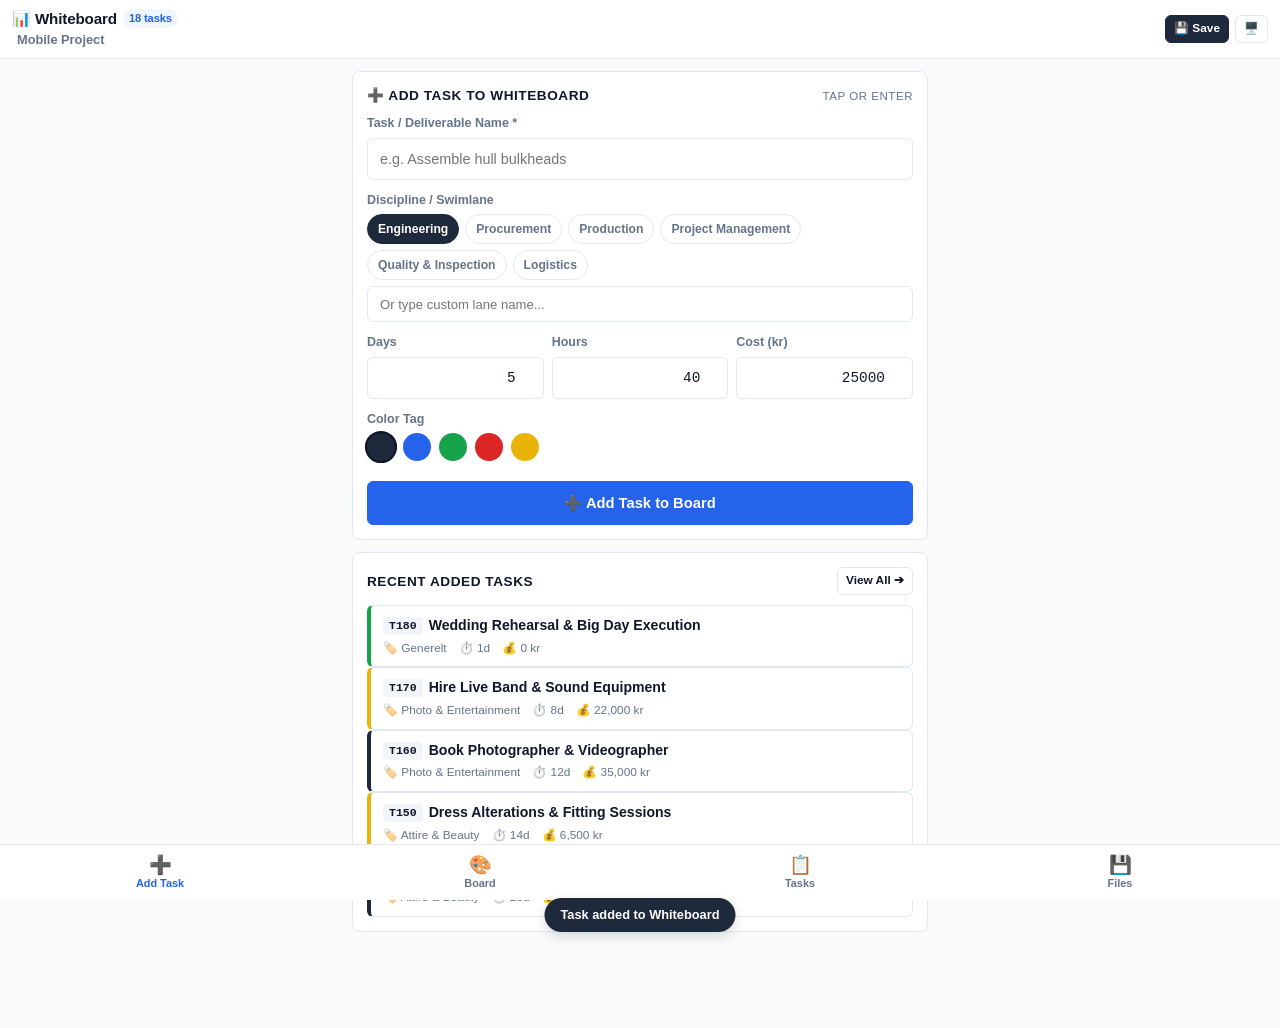
<file: mobile.html>
<!DOCTYPE html>
<html lang="en">
  <head>
    <meta charset="UTF-8" />
    <meta
      name="viewport"
      content="width=device-width, initial-scale=1.0, maximum-scale=1.0, user-scalable=no, viewport-fit=cover"
    />
    <meta name="theme-color" content="#0f172a" />
    <meta name="apple-mobile-web-app-capable" content="yes" />
    <meta name="apple-mobile-web-app-status-bar-style" content="black-translucent" />
    <meta
      name="description"
      content="Project Controls Whiteboard Mobile - Fast task entry to whiteboard and instant file export."
    />
    <title>Whiteboard Mobile - Rapid Task Entry</title>
    <link rel="icon" type="image/svg+xml" href="assets/favicon.svg" />
    <link rel="stylesheet" href="mobile.css" />
  </head>
  <body>
    <!-- Top Mobile Sticky Header -->
    <header class="mobile-header">
      <div class="mobile-brand">
        <div class="mobile-brand-title">
          <span>📊 Whiteboard</span>
          <span id="header-task-badge" class="badge badge-blue">0 tasks</span>
        </div>
        <input
          id="project-name-header"
          type="text"
          class="project-name-input"
          value="Mobile Project"
          title="Tap to rename project"
          aria-label="Project name"
        />
      </div>
      <div class="mobile-header-actions">
        <button
          id="btn-save-header"
          type="button"
          class="btn btn-primary btn-sm"
          title="Save project JSON to file"
        >
          💾 Save
        </button>
        <a
          href="index.html"
          class="btn btn-secondary btn-sm"
          title="Switch to full desktop whiteboard"
          aria-label="Desktop view"
        >
          🖥️
        </a>
      </div>
    </header>

    <!-- Hidden File Input for Board JSON Import -->
    <input
      id="mobile-file-input"
      type="file"
      accept=".json,application/json"
      style="display: none;"
    />

    <!-- =========================================================================
         VIEW 1: QUICK TASK ENTRY (Default View)
         ========================================================================= -->
    <main id="view-add" class="mobile-view active">
      <div class="card">
        <div class="card-title">
          <span>➕ Add Task to Whiteboard</span>
          <span style="font-size: 0.72rem; color: var(--text-muted); font-weight: normal;">Tap or Enter</span>
        </div>

        <form id="mobile-add-task-form">
          <!-- Task / WBS Title -->
          <div class="form-group">
            <label class="form-label" for="task-text-input">Task / Deliverable Name *</label>
            <input
              id="task-text-input"
              type="text"
              class="form-input"
              placeholder="e.g. Assemble hull bulkheads"
              required
              autocomplete="off"
            />
          </div>

          <!-- Discipline / Swimlane Selection -->
          <div class="form-group">
            <label class="form-label">Discipline / Swimlane</label>
            <div id="swimlane-pills-container" class="swimlane-pills"></div>
            <div style="margin-top: 6px;">
              <input
                id="task-custom-lane"
                type="text"
                class="form-input"
                placeholder="Or type custom lane name..."
                style="min-height: 36px; font-size: 0.82rem;"
              />
            </div>
          </div>

          <!-- Duration, Hours, Planned Cost (BAC) -->
          <div class="form-row-3">
            <div class="form-group">
              <label class="form-label" for="task-duration-input">Days</label>
              <input
                id="task-duration-input"
                type="number"
                class="form-input number-input"
                min="1"
                value="5"
                required
              />
            </div>
            <div class="form-group">
              <label class="form-label" for="task-hours-input">Hours</label>
              <input
                id="task-hours-input"
                type="number"
                class="form-input number-input"
                min="0"
                value="40"
              />
            </div>
            <div class="form-group">
              <label class="form-label" for="task-cost-input">Cost (kr)</label>
              <input
                id="task-cost-input"
                type="number"
                class="form-input number-input"
                min="0"
                step="500"
                value="25000"
              />
            </div>
          </div>

          <!-- Color Tag -->
          <div class="form-group">
            <label class="form-label">Color Tag</label>
            <div id="color-tags-container" class="color-tags"></div>
          </div>

          <!-- Submit Button -->
          <button type="submit" class="btn btn-accent btn-block" style="margin-top: 8px;">
            ➕ Add Task to Board
          </button>
        </form>
      </div>

      <!-- Quick Recent Tasks Stream -->
      <div class="card">
        <div class="card-title">
          <span>Recent Added Tasks</span>
          <button
            type="button"
            class="btn btn-secondary btn-sm"
            onclick="window.switchMobileView('board')"
          >
            View All ➔
          </button>
        </div>
        <div id="recent-tasks-container"></div>
      </div>
    </main>

    <!-- =========================================================================
         VIEW 2: WHITEBOARD SWIMLANES
         ========================================================================= -->
    <section id="view-board" class="mobile-view">
      <div class="card" style="padding: 10px 14px;">
        <div style="display: flex; align-items: center; justify-content: space-between;">
          <div style="font-size: 0.78rem; color: var(--text-muted);">
            Total Planned Hours: <strong id="summary-total-hours" style="color: var(--text-main);">0</strong>
          </div>
          <div style="font-size: 0.78rem; color: var(--text-muted);">
            Total BAC: <strong id="summary-total-cost" style="color: var(--text-main);">0 kr</strong>
          </div>
        </div>
      </div>

      <div id="swimlane-board-container"></div>
    </section>

    <!-- =========================================================================
         VIEW 3: TASK LIST / TUFTE TABLE
         ========================================================================= -->
    <section id="view-list" class="mobile-view">
      <div class="card">
        <div class="card-title">
          <span>WBS Schedule Table</span>
          <button
            type="button"
            class="btn btn-primary btn-sm"
            onclick="window.saveToFile()"
          >
            💾 Save File
          </button>
        </div>
        <div class="data-table-container">
          <table class="data-table">
            <thead>
              <tr>
                <th style="width: 48px;">ID</th>
                <th>Task / WBS Name</th>
                <th>Discipline</th>
                <th class="num-col" style="width: 50px;">Days</th>
                <th class="num-col" style="width: 70px;">Cost (kr)</th>
              </tr>
            </thead>
            <tbody id="mobile-table-tbody"></tbody>
          </table>
        </div>
      </div>
    </section>

    <!-- =========================================================================
         VIEW 4: FILES & SAVED PROJECTS
         ========================================================================= -->
    <section id="view-files" class="mobile-view">
      <!-- File Operations Card -->
      <div class="card">
        <div class="card-title">Project File Management</div>
        <p style="font-size: 0.8rem; color: var(--text-muted); margin-bottom: 12px;">
          Save your project to a JSON file to backup or open in the full desktop whiteboard and Gantt chart.
        </p>
        <div style="display: flex; flex-direction: column; gap: 8px;">
          <button
            id="btn-save-files-view"
            type="button"
            class="btn btn-primary btn-block"
          >
            💾 Save Board to File (.json)
          </button>
          <button
            id="btn-open-file"
            type="button"
            class="btn btn-secondary btn-block"
          >
            📂 Open Whiteboard File (.json)
          </button>
        </div>
      </div>

      <!-- Schedule Parameters -->
      <div class="card">
        <div class="card-title">Project Dates</div>
        <div class="form-row">
          <div class="form-group">
            <label class="form-label" for="setting-start-date">Start Date</label>
            <input
              id="setting-start-date"
              type="date"
              class="form-input"
            />
          </div>
          <div class="form-group">
            <label class="form-label" for="setting-status-date">Status Date</label>
            <input
              id="setting-status-date"
              type="date"
              class="form-input"
            />
          </div>
        </div>
      </div>

      <!-- Sample Projects -->
      <div class="card">
        <div class="card-title">Curated Sample Projects</div>
        <p style="font-size: 0.78rem; color: var(--text-muted); margin-bottom: 10px;">
          Load pre-built maritime, defense, or commercial project datasets:
        </p>
        <div style="display: flex; flex-direction: column; gap: 6px;">
          <button
            type="button"
            class="btn btn-secondary"
            style="justify-content: flex-start;"
            data-load-sample="Patrol Vessel Hull Fabrication.json"
          >
            🚢 <strong>Patrol Vessel Hull Fabrication</strong> (24 tasks)
          </button>
          <button
            type="button"
            class="btn btn-secondary"
            style="justify-content: flex-start;"
            data-load-sample="New Garden Shed.json"
          >
            💡 <strong>New Garden Shed</strong> (20 tasks)
          </button>
          <button
            type="button"
            class="btn btn-secondary"
            style="justify-content: flex-start;"
            data-load-sample="Wedding Planning Project.json"
          >
            💍 <strong>Wedding Planning Project</strong> (18 tasks)
          </button>
        </div>
      </div>

      <!-- User Guide & Documentation -->
      <div class="card">
        <div class="card-title">Help &amp; Documentation</div>
        <p style="font-size: 0.8rem; color: var(--text-muted); margin-bottom: 10px;">
          Learn the 4-step workflow, CPM scheduling formulas, and shortcuts:
        </p>
        <a
          href="index.html#guide-workflow"
          class="btn btn-secondary btn-block"
          style="text-decoration: none;"
        >
          📖 Open Interactive User Guide
        </a>
      </div>

      <!-- Clear Board -->
      <div class="card">
        <div class="card-title" style="color: var(--color-danger);">Danger Zone</div>
        <button
          id="btn-clear-board"
          type="button"
          class="btn btn-danger-outline btn-block"
        >
          🗑️ Clear Board &amp; Start Fresh
        </button>
      </div>
    </section>

    <!-- Toast Notification -->
    <div id="mobile-toast" class="toast-notice">Task added to Whiteboard</div>

    <!-- Fixed Bottom Navigation (Thumb Zone) -->
    <nav class="mobile-bottom-nav" aria-label="Mobile View Navigation">
      <button
        type="button"
        class="nav-tab-btn active"
        data-view="add"
        aria-label="Add Task"
      >
        <span class="tab-icon">➕</span>
        <span>Add Task</span>
      </button>
      <button
        type="button"
        class="nav-tab-btn"
        data-view="board"
        aria-label="Whiteboard View"
      >
        <span class="tab-icon">🎨</span>
        <span>Board</span>
      </button>
      <button
        type="button"
        class="nav-tab-btn"
        data-view="list"
        aria-label="Task List View"
      >
        <span class="tab-icon">📋</span>
        <span>Tasks</span>
      </button>
      <button
        type="button"
        class="nav-tab-btn"
        data-view="files"
        aria-label="Files & Projects"
      >
        <span class="tab-icon">💾</span>
        <span>Files</span>
      </button>
    </nav>

    <!-- Engine Script -->
    <script src="mobile.js"></script>
  </body>
</html>
</file>
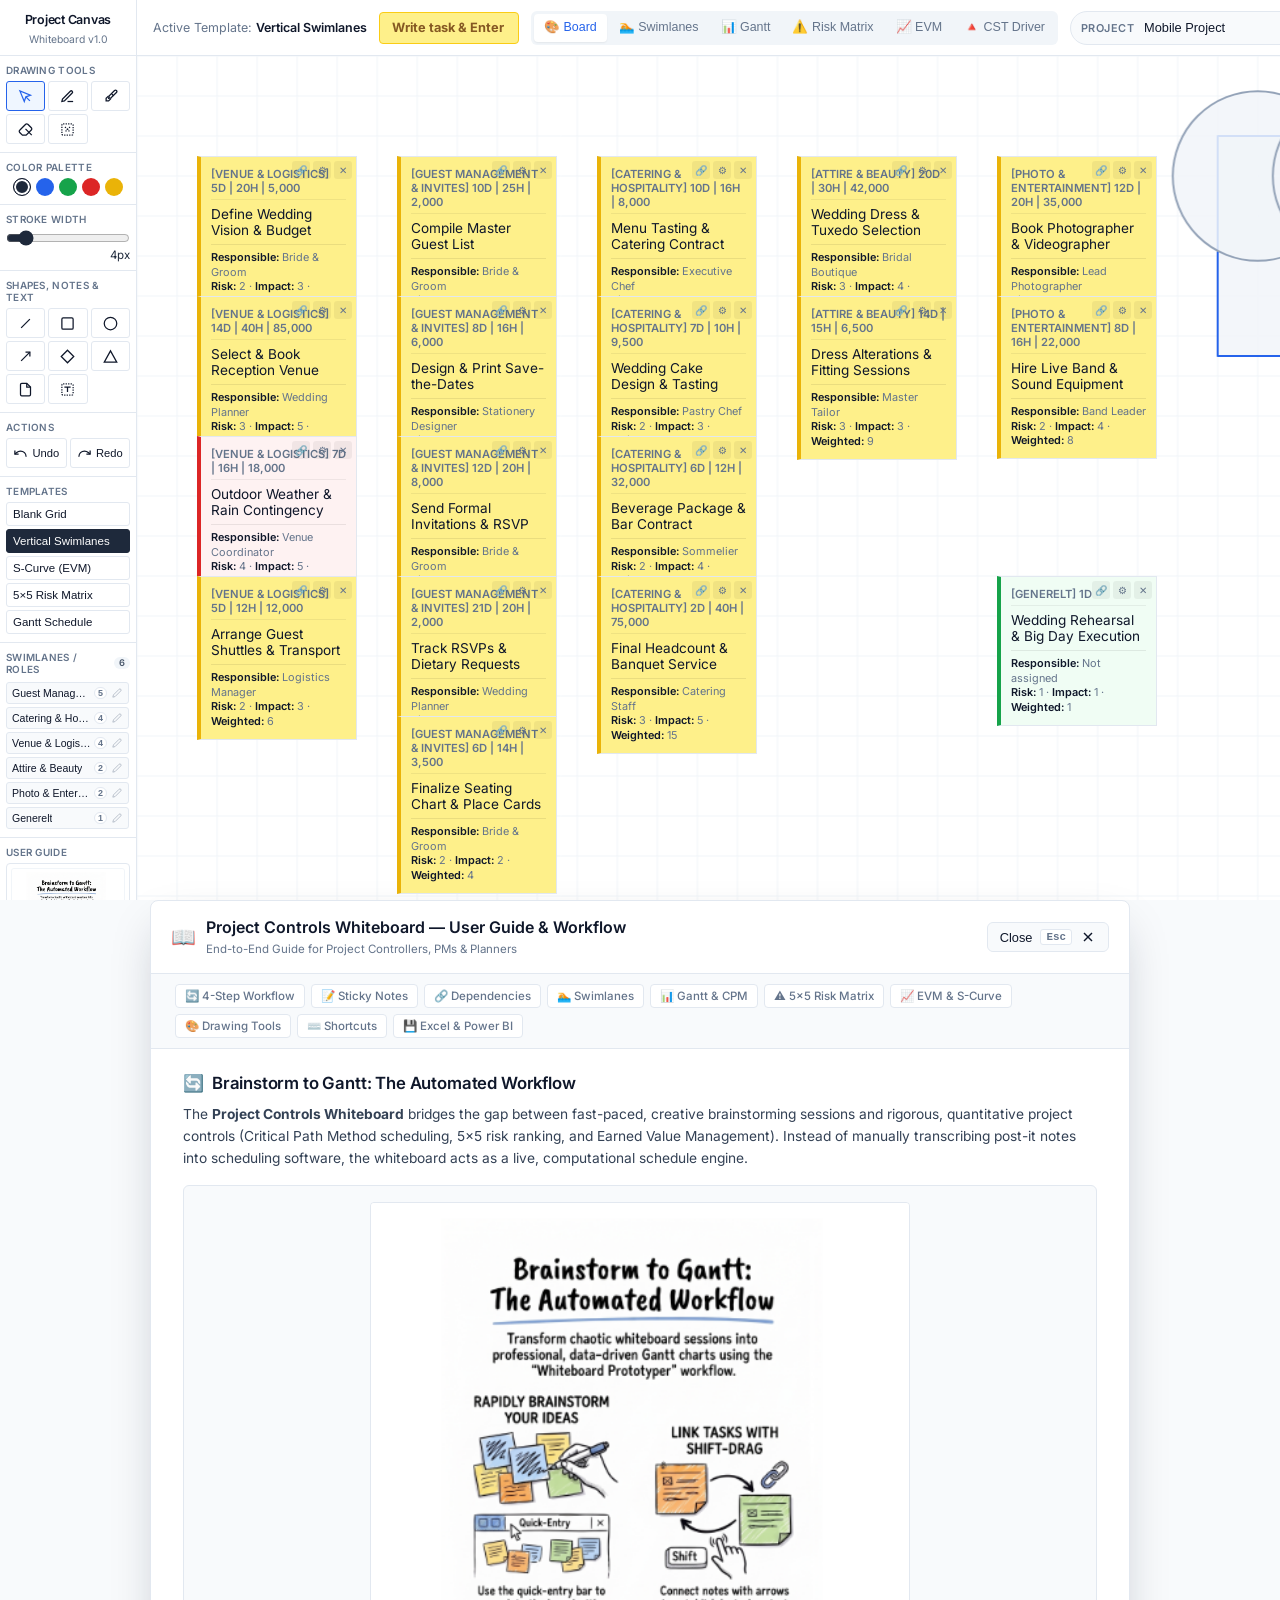
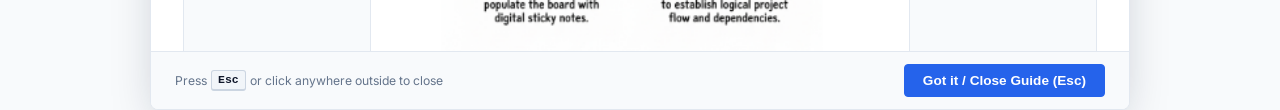
<file: archive/test-versions/index_ver5.html>
<!doctype html>
<html lang="en">
  <head>
    <meta charset="UTF-8" />
    <meta name="viewport" content="width=device-width, initial-scale=1.0" />
    <title>Project Controls Whiteboard</title>
    <meta
      name="description"
      content="A minimalist, high data-ink ratio whiteboard customized for project managers and controllers. Sketch S-curves, brainstorm risks, and schedule timelines."
    />
    <meta name="theme-color" content="#1e293b" />
    <base href="../../" />
    <link rel="icon" type="image/svg+xml" href="assets/favicon.svg" />
    <link rel="manifest" href="manifest.json" />
    <link rel="stylesheet" href="styles.css" />
    <!-- Google Fonts: Inter -->
    <link rel="preconnect" href="https://fonts.googleapis.com" />
    <link rel="preconnect" href="https://fonts.gstatic.com" crossorigin />
    <link
      href="https://fonts.googleapis.com/css2?family=Inter:wght@300;400;500;600&display=swap"
      rel="stylesheet"
    />
  </head>
  <body>
    <!-- Screen reader live descriptions -->
    <div id="a11y-live-announcer" class="sr-only" aria-live="polite">
      Whiteboard initialized. Vertical Swimlanes template active.
    </div>

    <main class="app-container">
      <!-- Sidebar Controls -->
      <aside class="sidebar" role="toolbar" aria-label="Whiteboard controls">
        <div class="sidebar-header">
          <h1>Project Canvas</h1>
          <span class="subtitle">Whiteboard v1.0</span>
        </div>

        <!-- Drawing Tools -->
        <section class="tool-section">
          <h2>Drawing Tools</h2>
          <div class="tool-grid">
            <button
              id="tool-select"
              class="tool-btn active"
              title="Select & Move elements (S)"
              aria-label="Select tool"
              data-tooltip-title="Select & Move Tool"
              data-tooltip-desc="Select, move, and edit shapes or canvas elements"
              data-tooltip-shortcut="S"
              data-tooltip-pos="right"
            >
              <svg
                viewBox="0 0 24 24"
                width="16"
                height="16"
                stroke="currentColor"
                stroke-width="2"
                fill="none"
              >
                <path d="M3 3l7.07 16.97 2.51-7.39 7.39-2.51L3 3z" />
                <path d="M13 13l6 6" />
              </svg>
            </button>
            <button
              id="tool-pen"
              class="tool-btn"
              title="Pen (P)"
              aria-label="Pen tool"
              data-tooltip-title="Pen Tool"
              data-tooltip-desc="Freehand sketch and annotate directly on the whiteboard"
              data-tooltip-shortcut="P"
              data-tooltip-pos="right"
            >
              <svg
                viewBox="0 0 24 24"
                width="16"
                height="16"
                stroke="currentColor"
                stroke-width="2"
                fill="none"
              >
                <path d="M12 20h9" />
                <path d="M16.5 3.5a2.12 2.12 0 0 1 3 3L7 19l-4 1 1-4Z" />
              </svg>
            </button>
            <button
              id="tool-highlighter"
              class="tool-btn"
              title="Highlighter (H)"
              aria-label="Highlighter tool"
              data-tooltip-title="Highlighter Tool"
              data-tooltip-desc="Translucent marker for highlighting paths, areas, or notes"
              data-tooltip-shortcut="H"
              data-tooltip-pos="right"
            >
              <svg
                viewBox="0 0 24 24"
                width="16"
                height="16"
                stroke="currentColor"
                stroke-width="2"
                fill="none"
              >
                <path d="M18.5 2.5a2.12 2.12 0 0 1 3 3L13 14l-4 1 1-4Z" />
                <path d="m14 8 3 3" />
                <path d="M9 11 5 15v4h4l4-4" />
              </svg>
            </button>
            <button
              id="tool-eraser"
              class="tool-btn"
              title="Eraser (E)"
              aria-label="Eraser tool"
              data-tooltip-title="Eraser Tool"
              data-tooltip-desc="Erase individual strokes or lines under your cursor"
              data-tooltip-shortcut="E"
              data-tooltip-pos="right"
            >
              <svg
                viewBox="0 0 24 24"
                width="16"
                height="16"
                stroke="currentColor"
                stroke-width="2"
                fill="none"
              >
                <path
                  d="m7 21-4.3-4.3c-1-1-1-2.5 0-3.4l9.6-9.6c1-1 2.5-1 3.4 0l5.6 5.6c1 1 1 2.5 0 3.4L13 21Z"
                />
                <path d="m22 21-10-10" />
              </svg>
            </button>
            <button
              id="tool-area-eraser"
              class="tool-btn"
              title="Area Eraser"
              aria-label="Area Eraser tool"
              data-tooltip-title="Area Eraser Tool"
              data-tooltip-desc="Drag a selection box to erase multiple strokes and notes"
              data-tooltip-pos="right"
            >
              <svg
                viewBox="0 0 24 24"
                width="16"
                height="16"
                stroke="currentColor"
                stroke-dasharray="2 2"
                stroke-width="2"
                fill="none"
              >
                <rect x="3" y="3" width="18" height="18" rx="2" />
                <line x1="8" y1="8" x2="16" y2="16" />
                <line x1="16" y1="8" x2="8" y2="16" />
              </svg>
            </button>
          </div>
        </section>

        <!-- Palette -->
        <section class="tool-section">
          <h2>Color Palette</h2>
          <div class="color-grid">
            <button
              class="color-btn active"
              data-color="#1e293b"
              style="background-color: #1e293b"
              title="Slate (Default Text/Lines)"
              data-tooltip-title="Slate Color"
              data-tooltip-desc="Default text, outlines, and general project deliverables"
              data-tooltip-pos="right"
            ></button>
            <button
              class="color-btn"
              data-color="#2563eb"
              style="background-color: #2563eb"
              title="Muted Blue (Planned/Baseline)"
              data-tooltip-title="Muted Blue Color"
              data-tooltip-desc="Planned baseline scope, engineering packages, and milestones"
              data-tooltip-pos="right"
            ></button>
            <button
              class="color-btn"
              data-color="#16a34a"
              style="background-color: #16a34a"
              title="Muted Green (Actuals/Earned)"
              data-tooltip-title="Muted Green Color"
              data-tooltip-desc="Actuals, completed tasks, and favorable cost/schedule progress"
              data-tooltip-pos="right"
            ></button>
            <button
              class="color-btn"
              data-color="#dc2626"
              style="background-color: #dc2626"
              title="Red (Variance/High Risk)"
              data-tooltip-title="Red Alert Color"
              data-tooltip-desc="High project risk (score ≥ 15), critical path, and cost variances"
              data-tooltip-pos="right"
            ></button>
            <button
              class="color-btn"
              data-color="#eab308"
              style="background-color: #eab308"
              title="Yellow (Medium Risk/Note)"
              data-tooltip-title="Yellow Warning Color"
              data-tooltip-desc="Medium risk (score ≥ 8), advisory notes, and tasks under review"
              data-tooltip-pos="right"
            ></button>
          </div>
        </section>

        <!-- Line Width -->
        <section class="tool-section">
          <h2>Stroke Width</h2>
          <div
            class="stroke-selector"
            data-tooltip-title="Drawing Stroke Width"
            data-tooltip-desc="Adjust line thickness for drawing and shape borders (2px–20px)"
            data-tooltip-pos="right"
          >
            <input
              type="range"
              id="stroke-width"
              min="2"
              max="20"
              value="4"
              aria-label="Stroke width slider"
              title="Adjust drawing stroke width"
            />
            <span id="stroke-value">4px</span>
          </div>
        </section>

        <!-- Shape & Annotations -->
        <section class="tool-section">
          <h2>Shapes, Notes & Text</h2>
          <div class="tool-grid">
            <button
              id="tool-line"
              class="tool-btn"
              title="Line (L)"
              aria-label="Line tool"
              data-tooltip-title="Line Tool"
              data-tooltip-desc="Draw straight connector and alignment lines"
              data-tooltip-shortcut="L"
              data-tooltip-pos="right"
            >
              <svg
                viewBox="0 0 24 24"
                width="16"
                height="16"
                stroke="currentColor"
                stroke-width="2"
                fill="none"
              >
                <line x1="5" y1="19" x2="19" y2="5" />
              </svg>
            </button>
            <button
              id="tool-rect"
              class="tool-btn"
              title="Rectangle (R)"
              aria-label="Rectangle tool"
              data-tooltip-title="Rectangle Shape"
              data-tooltip-desc="Draw boxes. Double-click to add inline milestone text"
              data-tooltip-shortcut="R"
              data-tooltip-pos="right"
            >
              <svg
                viewBox="0 0 24 24"
                width="16"
                height="16"
                stroke="currentColor"
                stroke-width="2"
                fill="none"
              >
                <rect x="3" y="3" width="18" height="18" rx="2" />
              </svg>
            </button>
            <button
              id="tool-circle"
              class="tool-btn"
              title="Circle (C)"
              aria-label="Circle tool"
              data-tooltip-title="Circle Shape"
              data-tooltip-desc="Draw circles or ellipses. Double-click to add inline text"
              data-tooltip-shortcut="C"
              data-tooltip-pos="right"
            >
              <svg
                viewBox="0 0 24 24"
                width="16"
                height="16"
                stroke="currentColor"
                stroke-width="2"
                fill="none"
              >
                <circle cx="12" cy="12" r="10" />
              </svg>
            </button>
            <button
              id="tool-arrow"
              class="tool-btn"
              title="Arrow (A)"
              aria-label="Arrow tool"
              data-tooltip-title="Arrow Shape"
              data-tooltip-desc="Draw directional workflow arrows and process flows"
              data-tooltip-shortcut="A"
              data-tooltip-pos="right"
            >
              <svg
                viewBox="0 0 24 24"
                width="16"
                height="16"
                stroke="currentColor"
                stroke-width="2"
                fill="none"
              >
                <line x1="5" y1="19" x2="19" y2="5" />
                <polyline points="12 5 19 5 19 12" />
              </svg>
            </button>
            <button
              id="tool-diamond"
              class="tool-btn"
              title="Diamond (D)"
              aria-label="Diamond tool"
              data-tooltip-title="Diamond Milestone"
              data-tooltip-desc="Draw decision gates, stage gates, or key project milestones"
              data-tooltip-shortcut="D"
              data-tooltip-pos="right"
            >
              <svg
                viewBox="0 0 24 24"
                width="16"
                height="16"
                stroke="currentColor"
                stroke-width="2"
                fill="none"
              >
                <polygon points="12 2 22 12 12 22 2 12" />
              </svg>
            </button>
            <button
              id="tool-triangle"
              class="tool-btn"
              title="Triangle (T)"
              aria-label="Triangle tool"
              data-tooltip-title="Triangle Marker"
              data-tooltip-desc="Draw variance flags, warning deltas, or milestone markers"
              data-tooltip-shortcut="T"
              data-tooltip-pos="right"
            >
              <svg
                viewBox="0 0 24 24"
                width="16"
                height="16"
                stroke="currentColor"
                stroke-width="2"
                fill="none"
              >
                <polygon points="12 3 22 21 2 21" />
              </svg>
            </button>
            <button
              id="tool-sticky"
              class="tool-btn"
              title="Add Sticky Note (N)"
              aria-label="Sticky Note tool"
              data-tooltip-title="Add Sticky Note"
              data-tooltip-desc="Place a parametric WBS sticky note. Drag with Shift to link tasks"
              data-tooltip-shortcut="N"
              data-tooltip-pos="right"
            >
              <svg
                viewBox="0 0 24 24"
                width="16"
                height="16"
                stroke="currentColor"
                stroke-width="2"
                fill="none"
              >
                <path
                  d="M14 2H6a2 2 0 0 0-2 2v16a2 2 0 0 0 2 2h12a2 2 0 0 0 2-2V8z"
                />
                <path d="M14 2v6h6" />
              </svg>
            </button>
            <button
              id="tool-text-box"
              class="tool-btn"
              title="Text Box (X)"
              aria-label="Text box tool"
              data-tooltip-title="Text Box Tool"
              data-tooltip-desc="Click or drag to place a formatted text box for canvas notes and annotations"
              data-tooltip-shortcut="X"
              data-tooltip-pos="right"
            >
              <svg
                viewBox="0 0 24 24"
                width="16"
                height="16"
                stroke="currentColor"
                stroke-width="2"
                fill="none"
              >
                <rect
                  x="3"
                  y="3"
                  width="18"
                  height="18"
                  rx="2"
                  stroke-dasharray="2 2"
                />
                <path d="M7 8h10M12 8v8" />
              </svg>
            </button>
          </div>
        </section>

        <!-- Actions (Undo/Redo) -->
        <section class="tool-section">
          <h2>Actions</h2>
          <div class="tool-grid" style="grid-template-columns: repeat(2, 1fr)">
            <button
              id="sidebar-undo"
              class="tool-btn"
              title="Undo (Ctrl+Z)"
              aria-label="Undo action"
              data-tooltip-title="Undo Canvas Action"
              data-tooltip-desc="Revert last stroke, note placement, or edit"
              data-tooltip-shortcut="Ctrl+Z"
              data-tooltip-pos="right"
            >
              <svg
                viewBox="0 0 24 24"
                width="15"
                height="15"
                stroke="currentColor"
                stroke-width="2"
                fill="none"
              >
                <path d="M3 7v6h6" />
                <path d="M21 17a9 9 0 0 0-9-9 9 9 0 0 0-6 2.3L3 13" />
              </svg>
              <span
                style="font-size: 0.7rem; margin-left: 4px; font-weight: 500"
                >Undo</span
              >
            </button>
            <button
              id="sidebar-redo"
              class="tool-btn"
              title="Redo (Ctrl+Y)"
              aria-label="Redo action"
              data-tooltip-title="Redo Canvas Action"
              data-tooltip-desc="Re-apply previously undone action"
              data-tooltip-shortcut="Ctrl+Y"
              data-tooltip-pos="right"
            >
              <svg
                viewBox="0 0 24 24"
                width="15"
                height="15"
                stroke="currentColor"
                stroke-width="2"
                fill="none"
              >
                <path d="M21 7v6h-6" />
                <path d="M3 17a9 9 0 0 1 9-9 9 9 0 0 1 6 2.3l3 2.7" />
              </svg>
              <span
                style="font-size: 0.7rem; margin-left: 4px; font-weight: 500"
                >Redo</span
              >
            </button>
          </div>
        </section>

        <!-- Canvas Background Templates -->
        <section class="tool-section">
          <h2>Templates</h2>
          <div class="template-list">
            <button
              id="tpl-blank"
              class="template-btn"
              title="Blank grid canvas"
              data-tooltip-title="Blank Grid"
              data-tooltip-desc="Standard clean canvas with subtle alignment grid"
              data-tooltip-pos="right"
            >
              Blank Grid
            </button>
            <button
              id="tpl-swimlane"
              class="template-btn active"
              title="Vertical Swimlanes background layout on the canvas"
              data-tooltip-title="Vertical Swimlanes Template"
              data-tooltip-desc="Multi-column vertical swimlane discipline partition on whiteboard"
              data-tooltip-pos="right"
            >
              Vertical Swimlanes
            </button>
            <button
              id="tpl-scurve"
              class="template-btn"
              title="S-Curve (Cost/Progress) template"
              data-tooltip-title="S-Curve Template"
              data-tooltip-desc="Cumulative cost and progress axes for milestone sketching"
              data-tooltip-pos="right"
            >
              S-Curve (EVM)
            </button>
            <button
              id="tpl-matrix"
              class="template-btn"
              title="5x5 Risk Matrix template"
              data-tooltip-title="5×5 Risk Matrix Template"
              data-tooltip-desc="5×5 Probability × Impact assessment grid"
              data-tooltip-pos="right"
            >
              5×5 Risk Matrix
            </button>
            <button
              id="tpl-gantt"
              class="template-btn"
              title="Gantt schedule timeline template"
              data-tooltip-title="Gantt Timeline Template"
              data-tooltip-desc="Quarterly phased schedule grid layout"
              data-tooltip-pos="right"
            >
              Gantt Schedule
            </button>
          </div>
        </section>

        <!-- Swimlanes / Roles Monitor & Typo Manager -->
        <section
          class="tool-section sidebar-roles-section"
          id="sidebar-roles-section"
        >
          <div class="sidebar-section-header">
            <h2>Swimlanes / Roles</h2>
            <span
              id="sidebar-roles-count"
              class="sidebar-section-badge"
              title="Unique active disciplines/roles"
              >0</span
            >
          </div>
          <div id="sidebar-roles-list" class="sidebar-roles-list">
            <div class="sidebar-roles-empty">No roles yet</div>
          </div>
        </section>

        <!-- User Guide & Workflow Overview (Click to open User Guide) -->
        <section
          id="sidebar-workflow-card"
          class="tool-section sidebar-workflow-section"
          onclick="openUserGuide()"
          role="button"
          tabindex="0"
          title="Open User Guide & Workflow Tutorial (Hotkey: ?)"
          aria-label="User Guide & Workflow Tutorial"
          data-tooltip-title="User Guide & Workflow Tutorial"
          data-tooltip-desc="Open 4-step workflow guide, shortcuts table, and project controlling formulas"
          data-tooltip-shortcut="?"
          data-tooltip-pos="right"
        >
          <h2>User Guide</h2>
          <div class="sidebar-workflow-card">
            <img
              src="assets/Whiteboard App.png"
              alt="Brainstorm to Gantt Workflow Diagram"
              class="sidebar-workflow-img"
              loading="lazy"
            />
            <div class="sidebar-workflow-caption">
              <span>📖 Open Guide</span>
              <svg
                viewBox="0 0 24 24"
                width="10"
                height="10"
                stroke="currentColor"
                stroke-width="2"
                fill="none"
              >
                <path
                  d="M18 13v6a2 2 0 0 1-2 2H5a2 2 0 0 1-2-2V8a2 2 0 0 1 2-2h6"
                />
                <polyline points="15 3 21 3 21 9" />
                <line x1="10" y1="14" x2="21" y2="3" />
              </svg>
            </div>
          </div>
        </section>

        <!-- Utility Options -->
        <section class="tool-section utility-section">
          <button
            id="btn-grid-toggle"
            class="utility-btn text-btn"
            title="Show or hide the canvas grid lines"
            data-tooltip-title="Toggle Grid Lines"
            data-tooltip-desc="Show or hide subtle background alignment grid on the board"
            data-tooltip-pos="right"
          >
            Toggle Grid Lines
          </button>
          <button
            id="btn-clear"
            class="utility-btn text-btn warning"
            title="Remove all drawings and sticky notes from the canvas"
            data-tooltip-title="Clear Entire Canvas"
            data-tooltip-desc="Permanently wipe all strokes, shapes, and notes from the board"
            data-tooltip-pos="right"
          >
            Clear Canvas
          </button>
        </section>
      </aside>

      <!-- Canvas Area -->
      <div class="canvas-area-wrapper">
        <!-- Toolbar helper / Quick settings overlay -->
        <div class="top-bar">
          <div class="navigation-info">
            Active Template:
            <span id="current-template-name">Vertical Swimlanes</span>
          </div>

          <div class="brainstorm-container">
            <input
              type="text"
              id="brainstorm-input"
              placeholder="Write task & Enter"
              aria-label="Brainstorm task input"
              title="Type a task and press Enter to create a sticky note"
              data-tooltip-title="Quick-Entry Brainstorm Bar"
              data-tooltip-desc="Type task title and press Enter to instantly drop a sticky note"
              data-tooltip-shortcut="Enter"
              data-tooltip-pos="bottom"
            />
          </div>

          <div class="view-switcher-tabs" role="tablist">
            <button
              id="btn-tab-canvas"
              class="view-tab-btn active"
              role="tab"
              aria-selected="true"
              aria-controls="whiteboardCanvas"
              tabindex="0"
              title="Switch to the freeform whiteboard"
              data-tooltip-title="Board Canvas View"
              data-tooltip-desc="Freeform sketching, parametric sticky notes, and Shift-drag linking"
              data-tooltip-pos="bottom"
            >
              🎨 Board
            </button>
            <button
              id="btn-tab-swimlane"
              class="view-tab-btn"
              role="tab"
              aria-selected="false"
              aria-controls="swimlane-view-pane"
              tabindex="-1"
              title="View tasks organized by swimlane or role"
              data-tooltip-title="Swimlanes View"
              data-tooltip-desc="Group tasks by role/discipline and auto-arrange sequential board layout"
              data-tooltip-pos="bottom"
            >
              🏊 Swimlanes
            </button>
            <button
              id="btn-tab-gantt"
              class="view-tab-btn"
              role="tab"
              aria-selected="false"
              aria-controls="gantt-view-pane"
              tabindex="-1"
              title="View the project schedule as a Gantt chart"
              data-tooltip-title="Gantt & WBS Schedule"
              data-tooltip-desc="CPM schedule calculation, 12-column table, and interactive visual timeline"
              data-tooltip-pos="bottom"
            >
              📊 Gantt
            </button>
            <button
              id="btn-tab-risk"
              class="view-tab-btn"
              role="tab"
              aria-selected="false"
              aria-controls="risk-view-pane"
              tabindex="-1"
              title="View task probability and impact in the risk matrix"
              data-tooltip-title="5×5 Risk Matrix"
              data-tooltip-desc="Probability × Impact severity heatmap and ranked Risk Register"
              data-tooltip-pos="bottom"
            >
              ⚠️ Risk Matrix
            </button>
            <button
              id="btn-tab-evm"
              class="view-tab-btn"
              role="tab"
              aria-selected="false"
              aria-controls="evm-view-pane"
              tabindex="-1"
              title="View Earned Value Management, variances, CPI/SPI, and S-Curve"
              data-tooltip-title="Earned Value Management (EVM)"
              data-tooltip-desc="Track PV, EV, AC, CV, SV, CPI, SPI, EAC, and Tufte direct-labeled S-Curve"
              data-tooltip-pos="bottom"
            >
              📈 EVM
            </button>
            <button
              id="btn-tab-triangle"
              class="view-tab-btn"
              role="tab"
              aria-selected="false"
              aria-controls="triangle-view-pane"
              tabindex="-1"
              title="Set the project trade-off priorities and identify the prime key driver"
              data-tooltip-title="Cost, Scope, Time Triangle"
              data-tooltip-desc="Compare Budget, Quality/Scope, and Time priorities to identify the prime key driver"
              data-tooltip-pos="bottom"
            >
              🔺 CST Driver
            </button>
          </div>

          <div class="project-save-controls">
            <label for="project-name-input" class="project-name-label">
              Project
            </label>
            <input
              id="project-name-input"
              type="text"
              maxlength="80"
              placeholder="Project name"
              aria-label="Project name"
              data-tooltip-title="Project Name"
              data-tooltip-desc="Project identifier for local browser storage and exported filenames"
              data-tooltip-pos="bottom"
            />
            <button
              id="btn-save-project"
              type="button"
              class="primary-btn"
              title="Save project"
              aria-label="Save projected board"
              data-tooltip-title="Save Board to JSON"
              data-tooltip-desc="Download full board state (strokes, notes, links, and EVM actuals) to file"
              data-tooltip-pos="bottom"
            >
              <svg
                viewBox="0 0 24 24"
                width="14"
                height="14"
                stroke="currentColor"
                stroke-width="2"
                fill="none"
              >
                <path
                  d="M19 21H5a2 2 0 0 1-2-2V5a2 2 0 0 1 2-2h11l5 5v11a2 2 0 0 1-2 2z"
                />
                <polyline points="17 21 17 13 7 13 7 21" />
                <polyline points="7 3 7 8 15 8" />
              </svg>
              <span>Save Board</span>
            </button>
            <button
              id="btn-open-project"
              class="secondary-btn"
              title="Open a JSON project file, such as New Garden Shed.json"
              aria-label="Open project file"
              data-tooltip-title="Open Project File"
              data-tooltip-desc="Load an existing project JSON file (e.g. samples/New Garden Shed.json)"
              data-tooltip-pos="bottom"
            >
              <svg
                viewBox="0 0 24 24"
                width="14"
                height="14"
                stroke="currentColor"
                stroke-width="2"
                fill="none"
              >
                <path
                  d="M22 19a2 2 0 0 1-2 2H4a2 2 0 0 1-2-2V5a2 2 0 0 1 2-2h5l2 3h9a2 2 0 0 1 2 2z"
                />
              </svg>
              <span>Open File</span>
            </button>
            <button
              id="btn-load-demo"
              class="secondary-btn"
              type="button"
              title="Load demo Garden Shed project with 20 tasks, swimlanes, and Gantt schedule"
              aria-label="Load demo project"
              data-tooltip-title="Load Demo Project"
              data-tooltip-desc="Load complete sample project with 20 tasks across 5 swimlanes and full Gantt schedule"
              data-tooltip-pos="bottom"
            >
              <svg
                viewBox="0 0 24 24"
                width="14"
                height="14"
                stroke="currentColor"
                stroke-width="2"
                fill="none"
              >
                <path
                  d="M12 2v4M12 18v4M4.93 4.93l2.83 2.83M16.24 16.24l2.83 2.83M2 12h4M18 12h4M4.93 19.07l2.83-2.83M16.24 7.76l2.83-2.83"
                />
              </svg>
              <span>Demo Project</span>
            </button>
            <input
              id="project-file-input"
              type="file"
              accept=".json,application/json"
              hidden
            />
          </div>

          <div class="history-controls">
            <button
              id="btn-undo"
              title="Undo (Ctrl+Z)"
              aria-label="Undo action"
              data-tooltip-title="Undo"
              data-tooltip-desc="Revert last canvas change or note modification"
              data-tooltip-shortcut="Ctrl+Z"
              data-tooltip-pos="bottom"
            >
              <svg
                viewBox="0 0 24 24"
                width="18"
                height="18"
                stroke="currentColor"
                stroke-width="2"
                fill="none"
              >
                <path d="M3 7v6h6" />
                <path d="M21 17a9 9 0 0 0-9-9 9 9 0 0 0-6 2.3L3 13" />
              </svg>
            </button>
            <button
              id="btn-redo"
              title="Redo (Ctrl+Y)"
              aria-label="Redo action"
              data-tooltip-title="Redo"
              data-tooltip-desc="Re-apply last undone canvas change"
              data-tooltip-shortcut="Ctrl+Y"
              data-tooltip-pos="bottom"
            >
              <svg
                viewBox="0 0 24 24"
                width="18"
                height="18"
                stroke="currentColor"
                stroke-width="2"
                fill="none"
              >
                <path d="M21 7v6h-6" />
                <path d="M3 17a9 9 0 0 1 9-9 9 9 0 0 1 6 2.3l3 2.7" />
              </svg>
            </button>
            <button
              id="btn-export"
              class="primary-btn"
              title="Export as PNG"
              aria-label="Export board"
              data-tooltip-title="Export PNG Image"
              data-tooltip-desc="Export print-quality high-resolution PNG image of the board"
              data-tooltip-pos="bottom"
            >
              <svg
                viewBox="0 0 24 24"
                width="14"
                height="14"
                stroke="currentColor"
                stroke-width="2"
                fill="none"
              >
                <path d="M21 15v4a2 2 0 0 1-2 2H5a2 2 0 0 1-2-2v-4" />
                <polyline points="7 10 12 15 17 10" />
                <line x1="12" y1="15" x2="12" y2="3" />
              </svg>
              <span>Export PNG</span>
            </button>
          </div>
        </div>

        <!-- Main Canvas Container -->
        <div class="canvas-viewport" id="canvas-viewport">
          <!-- Interactive Sticky Notes are dynamically generated here -->
          <canvas id="whiteboardCanvas" layoutsubtree></canvas>

          <!-- Swimlane View Pane -->
          <div
            id="swimlane-view-pane"
            class="view-pane"
            role="tabpanel"
            aria-labelledby="btn-tab-swimlane"
            style="display: none"
          >
            <div class="pane-header">
              <div>
                <h3>Vertical Swimlane Flowchart</h3>
                <p class="pane-subtitle">
                  Cross-functional process and responsibility flow mapped across
                  vertical swimlanes.
                </p>
              </div>
              <div class="swimlane-mode-controls">
                <div
                  class="swimlane-summary-badges"
                  id="swimlane-summary-badges"
                ></div>
                <button
                  id="btn-swimlane-fit-height"
                  class="btn-primary-outline active"
                  type="button"
                  title="Fit flowchart height to screen (F)"
                  data-tooltip-title="Fit Height to Screen"
                  data-tooltip-desc="Automatically scale flowchart so the complete workflow from Begin to Complete fits on screen"
                  data-tooltip-pos="bottom"
                  style="
                    font-size: 0.74rem;
                    padding: 4px 8px;
                    height: 28px;
                    display: inline-flex;
                    align-items: center;
                    gap: 4px;
                  "
                >
                  <svg
                    width="13"
                    height="13"
                    viewBox="0 0 24 24"
                    fill="none"
                    stroke="currentColor"
                    stroke-width="2"
                  >
                    <polyline points="15 3 21 3 21 9"></polyline>
                    <polyline points="9 21 3 21 3 15"></polyline>
                    <line x1="21" y1="3" x2="14" y2="10"></line>
                    <line x1="3" y1="21" x2="10" y2="14"></line>
                  </svg>
                  Fit Height
                </button>
                <div
                  class="swimlane-zoom-btn-group"
                  style="
                    display: inline-flex;
                    align-items: center;
                    background: #f8fafc;
                    border: 1px solid var(--border-light);
                    border-radius: var(--radius-sm);
                    overflow: hidden;
                  "
                >
                  <button
                    id="btn-swimlane-zoom-out"
                    type="button"
                    title="Zoom Out Flowchart"
                    aria-label="Zoom out flowchart"
                    style="
                      border: none;
                      background: transparent;
                      padding: 2px 8px;
                      height: 26px;
                      cursor: pointer;
                      font-weight: 600;
                      font-size: 0.85rem;
                    "
                  >
                    −
                  </button>
                  <span
                    id="swimlane-zoom-label"
                    style="
                      font-size: 0.7rem;
                      font-weight: 600;
                      color: var(--text-muted);
                      min-width: 36px;
                      text-align: center;
                      user-select: none;
                    "
                    >Fit</span
                  >
                  <button
                    id="btn-swimlane-zoom-in"
                    type="button"
                    title="Zoom In Flowchart"
                    aria-label="Zoom in flowchart"
                    style="
                      border: none;
                      background: transparent;
                      padding: 2px 8px;
                      height: 26px;
                      cursor: pointer;
                      font-weight: 600;
                      font-size: 0.85rem;
                    "
                  >
                    +
                  </button>
                </div>
                <button
                  id="btn-export-swimlane-png"
                  class="btn-primary-outline"
                  title="Export vertical swimlane flowchart as image for PowerPoint / Google Slides"
                  data-tooltip-title="Export Flowchart PNG"
                  data-tooltip-desc="Download high-resolution image for presentations and reports"
                  data-tooltip-pos="bottom"
                  style="
                    font-size: 0.74rem;
                    padding: 4px 10px;
                    height: 28px;
                    display: inline-flex;
                    align-items: center;
                    gap: 4px;
                  "
                >
                  <svg
                    width="13"
                    height="13"
                    viewBox="0 0 24 24"
                    fill="none"
                    stroke="currentColor"
                    stroke-width="2"
                  >
                    <path d="M21 15v4a2 2 0 0 1-2 2H5a2 2 0 0 1-2-2v-4"></path>
                    <polyline points="7 10 12 15 17 10"></polyline>
                    <line x1="12" y1="15" x2="12" y2="3"></line>
                  </svg>
                  Export Flowchart
                </button>
                <div class="swimlane-subtabs">
                  <button
                    id="btn-swimlane-mode-diagram"
                    class="view-subtab-btn active"
                    type="button"
                    title="View vertical swimlane flowchart diagram"
                  >
                    Flowchart
                  </button>
                  <button
                    id="btn-swimlane-mode-table"
                    class="view-subtab-btn"
                    type="button"
                    title="View tabular sequence list"
                  >
                    Table
                  </button>
                </div>
              </div>
            </div>
            <!-- Unique Swimlane/Role Values Bar at the Top -->
            <div
              class="swimlane-unique-roles-bar"
              id="swimlane-unique-roles-bar"
            ></div>
            <div class="pane-content swimlane-pane-content">
              <!-- Visual Vertical Swimlane Diagram Container -->
              <div
                id="swimlane-diagram-container"
                class="swimlane-diagram-wrapper"
              >
                <div
                  id="swimlane-diagram-viewport"
                  class="swimlane-diagram-viewport"
                >
                  <!-- Dynamic vertical swimlane columns, cards, and SVG connectors -->
                </div>
              </div>

              <!-- Table View Container -->
              <div
                id="swimlane-table-container"
                class="swimlane-table-wrapper"
                style="display: none"
              >
                <table id="swimlane-view-table" class="clean-table">
                  <thead>
                    <tr>
                      <th>Swimlane/Role</th>
                      <th>Sequence/Step</th>
                      <th>Task Title</th>
                      <th class="text-right">Duration (Days)</th>
                      <th class="text-right">Planned Cost</th>
                    </tr>
                  </thead>
                  <tbody>
                    <!-- Dynamic contents -->
                  </tbody>
                </table>
              </div>
            </div>
          </div>

          <!-- Gantt View Pane -->
          <div
            id="gantt-view-pane"
            class="view-pane"
            role="tabpanel"
            aria-labelledby="btn-tab-gantt"
            style="display: none"
          >
            <div class="pane-header">
              <div>
                <h3>Gantt & WBS Project Schedule</h3>
                <p class="pane-subtitle">
                  Calculated timeline (Critical Path FS and Role/Lane
                  sequencing).
                </p>
              </div>
              <div class="gantt-pane-controls">
                <span>Project Code: <strong>PRJ-2026-001</strong></span>
                <button
                  id="btn-export-csv-view"
                  class="btn-primary-outline"
                  title="Download the schedule as a CSV file for Excel"
                  data-tooltip-title="Export CSV (Excel)"
                  data-tooltip-desc="Download semicolon-delimited CSV dataset for Excel and Power BI"
                  data-tooltip-pos="bottom"
                >
                  Export CSV (Excel)
                </button>
              </div>
            </div>
            <div
              class="gantt-schedule-controls"
              aria-label="Gantt schedule dates"
            >
              <label for="gantt-start-date">
                <span>Start Date</span>
                <input
                  id="gantt-start-date"
                  type="date"
                  aria-describedby="gantt-date-help"
                  data-tooltip-title="Project Start Date"
                  data-tooltip-desc="Sets the baseline schedule kickoff date"
                  data-tooltip-pos="top"
                />
              </label>
              <label for="gantt-status-date">
                <span>Status Date</span>
                <input
                  id="gantt-status-date"
                  type="date"
                  aria-describedby="gantt-date-help"
                  data-tooltip-title="Status Cutoff Date"
                  data-tooltip-desc="Cutoff date for progress, actuals, and EVM variance calculations"
                  data-tooltip-pos="top"
                />
              </label>
              <div
                class="gantt-calculated-date"
                data-tooltip-title="Calculated Completion Date"
                data-tooltip-desc="Earliest project finish based on predecessor network paths"
                data-tooltip-pos="top"
              >
                <span>Calculated End Date</span>
                <strong id="gantt-end-date">—</strong>
              </div>
              <div
                class="gantt-calculated-date"
                data-tooltip-title="Critical Path Duration"
                data-tooltip-desc="Longest sequence of dependent tasks driving total timeline"
                data-tooltip-pos="top"
              >
                <span>Critical Path</span>
                <strong id="gantt-critical-path-days">—</strong>
              </div>
              <div
                id="gantt-schedule-rag"
                class="gantt-rag-badge amber"
                role="status"
                aria-live="polite"
              >
                Schedule Status: —
              </div>
              <span id="gantt-date-help" class="gantt-date-help">
                End date is based on the longest path through the schedule.
              </span>
            </div>
            <div class="pane-content gantt-split">
              <div class="gantt-table-section">
                <table id="gantt-view-table" class="clean-table">
                  <thead>
                    <tr>
                      <th>Task ID</th>
                      <th>WBS Name</th>
                      <th>Role/Lane</th>
                      <th class="text-right">Duration</th>
                      <th class="text-right">Hours</th>
                      <th class="text-right">Cost</th>
                      <th>Predecessors</th>
                      <th class="text-right">Act Hours</th>
                      <th class="text-right">Act Cost</th>
                      <th class="text-right">Progress %</th>
                      <th>Start Date</th>
                      <th>End Date</th>
                      <th>Status</th>
                    </tr>
                  </thead>
                  <tbody>
                    <!-- Dynamic contents -->
                  </tbody>
                </table>
              </div>
              <div class="gantt-visual-section">
                <div
                  class="gantt-timeline-scroll-area"
                  id="gantt-timeline-scroll-area"
                >
                  <div
                    class="gantt-timeline-content"
                    id="gantt-timeline-content"
                  >
                    <div class="gantt-timeline-header-container">
                      <div
                        class="gantt-timeline-header-row"
                        id="gantt-timeline-header-row"
                      ></div>
                    </div>
                    <div
                      class="gantt-timeline-bars-container"
                      id="gantt-timeline-bars-container"
                    ></div>
                    <div
                      class="gantt-status-date-marker"
                      id="gantt-status-date-marker"
                      role="img"
                      aria-label="Status date"
                    >
                      <span class="gantt-status-date-label">Status Date</span>
                    </div>
                  </div>
                </div>
                <div
                  class="gantt-horizontal-roller"
                  data-tooltip-title="Timeline Window Roller"
                  data-tooltip-desc="Drag slider horizontally to scroll across project timeline window"
                  data-tooltip-pos="top"
                >
                  <label for="gantt-horizontal-roller-input">
                    <span>Timeline window</span>
                    <span class="gantt-horizontal-roller-hint"
                      >Drag to move left or right</span
                    >
                  </label>
                  <input
                    id="gantt-horizontal-roller-input"
                    type="range"
                    min="0"
                    max="0"
                    step="1"
                    value="0"
                    aria-label="Scroll the Gantt timeline horizontally"
                  />
                </div>
              </div>
            </div>
          </div>

          <!-- Risk Matrix & Risk Register View Pane -->
          <div
            id="risk-view-pane"
            class="view-pane"
            role="tabpanel"
            aria-labelledby="btn-tab-risk"
            style="display: none"
          >
            <div class="pane-header">
              <div>
                <h3>5×5 Risk Matrix &amp; Risk Register</h3>
                <p class="pane-subtitle">
                  Probability × Impact severity heatmap and prioritized project
                  risk register.
                </p>
              </div>
              <div
                class="risk-header-actions"
                style="display: flex; align-items: center; gap: 12px"
              >
                <div id="risk-summary" class="risk-summary-badges"></div>
                <div class="risk-subtabs">
                  <button
                    id="btn-risk-mode-split"
                    class="view-subtab-btn active"
                    type="button"
                    title="View side-by-side Matrix and Register"
                  >
                    Split View
                  </button>
                  <button
                    id="btn-risk-mode-matrix"
                    class="view-subtab-btn"
                    type="button"
                    title="View 5x5 Heatmap Matrix only"
                  >
                    5×5 Matrix
                  </button>
                  <button
                    id="btn-risk-mode-register"
                    class="view-subtab-btn"
                    type="button"
                    title="View detailed Risk Register table only"
                  >
                    Risk Register
                  </button>
                </div>
              </div>
            </div>
            <div class="pane-content risk-view-content" id="risk-view-content">
              <!-- Left Panel: 5x5 Probability x Impact Heatmap Card -->
              <div class="risk-matrix-card" id="risk-matrix-card">
                <div class="risk-card-header">
                  <h4>5×5 Probability × Impact Heatmap</h4>
                  <span class="risk-card-hint"
                    >Click any cell to filter register</span
                  >
                </div>
                <div class="risk-card-body">
                  <div class="risk-matrix-layout">
                    <div class="risk-matrix-axis-label risk-matrix-y-label">
                      <span>Probability (1–5)</span>
                    </div>
                    <div class="risk-matrix-board-wrap">
                      <div class="risk-matrix-column-label">Impact (1–5)</div>
                      <div
                        id="risk-matrix-board"
                        class="risk-matrix-board"
                      ></div>
                      <div class="risk-matrix-scale-labels">
                        <span>1 (V.Low)</span>
                        <span>2 (Low)</span>
                        <span>3 (Med)</span>
                        <span>4 (High)</span>
                        <span>5 (Crit)</span>
                      </div>
                    </div>
                  </div>
                </div>
                <!-- Risk Severity Legend -->
                <div class="risk-matrix-legend">
                  <span class="risk-legend-item"
                    ><span class="risk-legend-color low"></span> Low (1–7)</span
                  >
                  <span class="risk-legend-item"
                    ><span class="risk-legend-color medium"></span> Med
                    (8–14)</span
                  >
                  <span class="risk-legend-item"
                    ><span class="risk-legend-color high"></span> High
                    (15–25)</span
                  >
                  <button
                    id="btn-risk-clear-filter"
                    class="btn-clear-risk-filter"
                    type="button"
                    style="display: none"
                  >
                    Show All Risks
                  </button>
                </div>
              </div>

              <!-- Right Panel: Prioritized Risk Register Table Card -->
              <div class="risk-register-card" id="risk-register-card">
                <div class="risk-card-header">
                  <h4>Prioritized Risk Register</h4>
                  <span
                    id="risk-filter-status"
                    class="risk-filter-status"
                    style="font-size: 0.72rem; color: var(--text-muted)"
                    >Sorted by Severity (P × I)</span
                  >
                </div>
                <div class="risk-table-scroll-wrap">
                  <table id="risk-register-table" class="clean-table">
                    <thead>
                      <tr>
                        <th>Risk / Task Name</th>
                        <th>Role / Lane</th>
                        <th>Responsible</th>
                        <th class="text-right">Prob (P)</th>
                        <th class="text-right">Impact (I)</th>
                        <th class="text-right">Score</th>
                        <th class="text-right">Planned Cost</th>
                      </tr>
                    </thead>
                    <tbody></tbody>
                  </table>
                </div>
              </div>
            </div>
          </div>

          <!-- EVM View Pane -->
          <div
            id="evm-view-pane"
            class="view-pane"
            role="tabpanel"
            aria-labelledby="btn-tab-evm"
            style="display: none"
          >
            <div class="pane-header">
              <div>
                <h3>Earned Value Management (EVM) & S-Curve</h3>
                <p class="pane-subtitle">
                  Cost and schedule performance tracking (PV, EV, AC, CV, SV,
                  CPI, SPI, EAC).
                </p>
              </div>
              <div class="evm-header-actions">
                <span
                  id="evm-status-date-display"
                  class="evm-status-date-badge"
                ></span>
              </div>
            </div>
            <div class="pane-content evm-view-content">
              <!-- KPI Summary Cards (Data-ink ratio: no heavy shadows or decorative icons) -->
              <div class="evm-kpi-grid">
                <div
                  class="evm-kpi-card"
                  id="kpi-pv-card"
                  tabindex="0"
                  data-tooltip-title="Planned Value (PV / BCWS)"
                  data-tooltip-desc="Time-phased baseline budget approved for work scheduled to be completed up to the Status Date"
                  data-tooltip-pos="bottom"
                >
                  <div class="kpi-label">Planned Value (PV)</div>
                  <div class="kpi-value" id="kpi-pv">—</div>
                  <div class="kpi-sub">BCWS (Budgeted Work Sched)</div>
                </div>
                <div
                  class="evm-kpi-card"
                  id="kpi-ev-card"
                  tabindex="0"
                  data-tooltip-title="Earned Value (EV / BCWP)"
                  data-tooltip-desc="Budgeted cost of work performed = Total BAC × Progress %"
                  data-tooltip-pos="bottom"
                >
                  <div class="kpi-label">Earned Value (EV)</div>
                  <div class="kpi-value" id="kpi-ev">—</div>
                  <div class="kpi-sub">BCWP (Budgeted Work Perf)</div>
                </div>
                <div
                  class="evm-kpi-card"
                  id="kpi-ac-card"
                  tabindex="0"
                  data-tooltip-title="Actual Cost (AC / ACWP)"
                  data-tooltip-desc="Total realized cost incurred for work completed up to the Status Date"
                  data-tooltip-pos="bottom"
                >
                  <div class="kpi-label">Actual Cost (AC)</div>
                  <div class="kpi-value" id="kpi-ac">—</div>
                  <div class="kpi-sub">ACWP (Actual Work Perf)</div>
                </div>
                <div
                  class="evm-kpi-card"
                  id="kpi-cv-card"
                  tabindex="0"
                  data-tooltip-title="Cost Variance (CV = EV − AC)"
                  data-tooltip-desc="Positive (>0) = Under budget · Negative (<0) = Cost overrun"
                  data-tooltip-pos="bottom"
                >
                  <div class="kpi-label">Cost Variance (CV)</div>
                  <div class="kpi-value" id="kpi-cv">—</div>
                  <div class="kpi-sub">EV − AC</div>
                </div>
                <div
                  class="evm-kpi-card"
                  id="kpi-sv-card"
                  tabindex="0"
                  data-tooltip-title="Schedule Variance (SV = EV − PV)"
                  data-tooltip-desc="Positive (>0) = Ahead of schedule · Negative (<0) = Schedule delay"
                  data-tooltip-pos="bottom"
                >
                  <div class="kpi-label">Schedule Variance (SV)</div>
                  <div class="kpi-value" id="kpi-sv">—</div>
                  <div class="kpi-sub">EV − PV</div>
                </div>
                <div
                  class="evm-kpi-card"
                  id="kpi-cpi-card"
                  tabindex="0"
                  data-tooltip-title="Cost Index (CPI = EV / AC)"
                  data-tooltip-desc="CPI > 1.0 indicates cost efficiency · CPI < 1.0 indicates budget overspending"
                  data-tooltip-pos="bottom"
                >
                  <div class="kpi-label">Cost Index (CPI)</div>
                  <div class="kpi-value" id="kpi-cpi">—</div>
                  <div class="kpi-sub">EV / AC</div>
                </div>
                <div
                  class="evm-kpi-card"
                  id="kpi-spi-card"
                  tabindex="0"
                  data-tooltip-title="Schedule Index (SPI = EV / PV)"
                  data-tooltip-desc="SPI > 1.0 indicates faster progress than planned · SPI < 1.0 indicates delays"
                  data-tooltip-pos="bottom"
                >
                  <div class="kpi-label">Schedule Index (SPI)</div>
                  <div class="kpi-value" id="kpi-spi">—</div>
                  <div class="kpi-sub">EV / PV</div>
                </div>
                <div
                  class="evm-kpi-card"
                  id="kpi-eac-card"
                  tabindex="0"
                  data-tooltip-title="Forecast (BAC & EAC)"
                  data-tooltip-desc="EAC = BAC / CPI · VAC = BAC − EAC · ETC = EAC − AC"
                  data-tooltip-pos="bottom"
                >
                  <div class="kpi-label">Forecast (BAC / EAC)</div>
                  <div class="kpi-value" id="kpi-bac-eac">—</div>
                  <div class="kpi-sub" id="kpi-vac-sub">VAC: —</div>
                </div>
              </div>

              <!-- S-Curve Section with Direct Labels -->
              <div class="evm-chart-section">
                <div class="evm-chart-header">
                  <h4>
                    Cumulative S-Curve (Direct Labeling & Variance Callouts)
                  </h4>
                  <div class="evm-chart-meta" id="evm-chart-meta"></div>
                </div>
                <div class="evm-canvas-container" id="evm-canvas-container">
                  <canvas id="evmSCurveCanvas"></canvas>
                </div>
              </div>

              <!-- Detailed WBS EVM Breakdown Table -->
              <div class="evm-table-section">
                <h4>WBS Earned Value Breakdown</h4>
                <div class="clean-table-responsive">
                  <table id="evm-wbs-table" class="clean-table">
                    <thead>
                      <tr>
                        <th>Task ID</th>
                        <th>WBS Task Name</th>
                        <th>Role / Lane</th>
                        <th class="text-right">Planned (BAC)</th>
                        <th class="text-right">Progress %</th>
                        <th class="text-right">PV (BCWS)</th>
                        <th class="text-right">EV (BCWP)</th>
                        <th class="text-right">AC (ACWP)</th>
                        <th class="text-right">Cost Var (CV)</th>
                        <th class="text-right">Sched Var (SV)</th>
                        <th class="text-right">CPI</th>
                        <th class="text-right">SPI</th>
                      </tr>
                    </thead>
                    <tbody></tbody>
                  </table>
                </div>
              </div>
            </div>
          </div>

          <!-- Cost, Scope, Time Driver View Pane -->
          <div
            id="triangle-view-pane"
            class="view-pane"
            role="tabpanel"
            aria-labelledby="btn-tab-triangle"
            style="display: none"
          >
            <div class="pane-header">
              <div>
                <h3>Cost, Scope, Time Triangle</h3>
                <p class="pane-subtitle">
                  Set the relative priority of Budget, Quality/Scope, and Time
                  to reveal the project’s prime key driver.
                </p>
              </div>
              <div class="triangle-driver-badge" id="triangle-driver-badge">
                Prime Key Driver: —
              </div>
            </div>
            <div class="pane-content triangle-view-content">
              <section class="triangle-card triangle-input-card">
                <div class="triangle-card-header">
                  <h4>Priority Inputs</h4>
                  <span>1 = low priority · 10 = highest priority</span>
                </div>
                <div class="triangle-input-list">
                  <label class="triangle-input-row" for="triangle-budget-range">
                    <span
                      ><strong>Budget</strong
                      ><small>Cost constraint</small></span
                    >
                    <input
                      id="triangle-budget-range"
                      type="range"
                      min="1"
                      max="10"
                      step="1"
                      value="5"
                      aria-label="Budget priority"
                    />
                    <input
                      id="triangle-budget-value"
                      class="triangle-number-input"
                      type="number"
                      min="1"
                      max="10"
                      step="1"
                      value="5"
                      aria-label="Budget priority value"
                    />
                    <span
                      id="triangle-budget-rag"
                      class="triangle-rag-badge amber"
                      >AMBER</span
                    >
                  </label>
                  <label
                    class="triangle-input-row"
                    for="triangle-quality-range"
                  >
                    <span
                      ><strong>Quality / Scope</strong
                      ><small>Required outcome</small></span
                    >
                    <input
                      id="triangle-quality-range"
                      type="range"
                      min="1"
                      max="10"
                      step="1"
                      value="5"
                      aria-label="Quality and scope priority"
                    />
                    <input
                      id="triangle-quality-value"
                      class="triangle-number-input"
                      type="number"
                      min="1"
                      max="10"
                      step="1"
                      value="5"
                      aria-label="Quality and scope priority value"
                    />
                    <span
                      id="triangle-quality-rag"
                      class="triangle-rag-badge amber"
                      >AMBER</span
                    >
                  </label>
                  <label class="triangle-input-row" for="triangle-time-range">
                    <span
                      ><strong>Time</strong
                      ><small>Schedule constraint</small></span
                    >
                    <input
                      id="triangle-time-range"
                      type="range"
                      min="1"
                      max="10"
                      step="1"
                      value="5"
                      aria-label="Time priority"
                    />
                    <input
                      id="triangle-time-value"
                      class="triangle-number-input"
                      type="number"
                      min="1"
                      max="10"
                      step="1"
                      value="5"
                      aria-label="Time priority value"
                    />
                    <span
                      id="triangle-time-rag"
                      class="triangle-rag-badge amber"
                      >AMBER</span
                    >
                  </label>
                </div>
              </section>

              <section class="triangle-card triangle-visual-card">
                <div class="triangle-card-header">
                  <h4>Trade-off View</h4>
                  <span id="triangle-driver-detail">Equal priorities</span>
                </div>
                <div
                  class="cst-triangle"
                  aria-label="Cost, Scope, Time priority triangle"
                >
                  <div class="cst-triangle-shape"></div>
                  <div class="cst-triangle-label cst-triangle-top">
                    <strong id="triangle-time-label">Time</strong
                    ><span id="triangle-time-display">5 / 10</span>
                  </div>
                  <div class="cst-triangle-label cst-triangle-left">
                    <strong id="triangle-budget-label">Budget</strong
                    ><span id="triangle-budget-display">5 / 10</span>
                  </div>
                  <div class="cst-triangle-label cst-triangle-right">
                    <strong id="triangle-quality-label">Quality / Scope</strong
                    ><span id="triangle-quality-display">5 / 10</span>
                  </div>
                  <div class="cst-triangle-center">Prime<br />driver</div>
                </div>
              </section>
            </div>
          </div>
        </div>
      </div>
    </main>

    <!-- Modals and Custom Context Menu -->
    <div
      id="sticky-context-menu"
      class="custom-context-menu"
      style="display: none"
    >
      <div
        class="menu-item"
        id="menu-set-lane"
        title="Assign this note to a swimlane or responsible role"
        data-tooltip-title="Assign Swimlane/Role"
        data-tooltip-desc="Group note by discipline (e.g. Engineering, Procurement, Production)"
        data-tooltip-pos="right"
      >
        Assign Swimlane/Role...
      </div>
      <div
        class="menu-item"
        id="menu-set-duration"
        title="Set the planned duration in days"
        data-tooltip-title="Set Duration"
        data-tooltip-desc="Set planned calendar duration in days for CPM scheduling"
        data-tooltip-pos="right"
      >
        Set Duration (Days)...
      </div>
      <div
        class="menu-item"
        id="menu-set-hours"
        title="Set the planned work hours"
        data-tooltip-title="Set Planned Hours"
        data-tooltip-desc="Set estimated labor effort work hours for resource tracking"
        data-tooltip-pos="right"
      >
        Set Planned Hours...
      </div>
      <div
        class="menu-item"
        id="menu-set-cost"
        title="Set the planned cost for this note"
        data-tooltip-title="Set Planned Cost (BAC)"
        data-tooltip-desc="Set budget baseline cost (kr) for EVM Planned Value calculations"
        data-tooltip-pos="right"
      >
        Set Planned Cost...
      </div>
      <div
        class="menu-item"
        id="menu-set-risk"
        title="Set the responsible person and risk factors"
        data-tooltip-title="Responsibility & Risk"
        data-tooltip-desc="Assign owner, Probability (1–5) and Impact (1–5) for the 5×5 Risk Matrix"
        data-tooltip-pos="right"
      >
        Set Responsibility & Risk...
      </div>
      <div class="menu-item-separator"></div>
      <div
        class="menu-item danger"
        id="menu-delete-note"
        title="Permanently delete this sticky note"
        data-tooltip-title="Delete Note"
        data-tooltip-desc="Permanently remove this note and its dependency links from the board"
        data-tooltip-pos="right"
      >
        Delete Note
      </div>
    </div>

    <!-- User Guide & Workflow Tutorial Modal -->
    <dialog
      id="user-guide-dialog"
      class="custom-dialog guide-dialog"
      aria-labelledby="user-guide-title"
    >
      <div class="dialog-header">
        <div style="display: flex; align-items: center; gap: 10px">
          <span style="font-size: 1.25rem" aria-hidden="true">📖</span>
          <div>
            <h3 id="user-guide-title" style="margin: 0; font-size: 1rem">
              Project Controls Whiteboard — User Guide & Workflow
            </h3>
            <span style="font-size: 0.72rem; color: var(--text-muted)">
              End-to-End Guide for Project Controllers, PMs & Planners
            </span>
          </div>
        </div>
        <button
          id="btn-close-guide-header"
          class="guide-close-btn"
          title="Close User Guide (Esc)"
          aria-label="Close guide"
          onclick="closeUserGuide()"
        >
          <span class="guide-close-text">Close</span>
          <kbd class="guide-close-kbd">Esc</kbd>
          <svg
            viewBox="0 0 24 24"
            width="16"
            height="16"
            stroke="currentColor"
            stroke-width="2"
            fill="none"
          >
            <line x1="18" y1="6" x2="6" y2="18" />
            <line x1="6" y1="6" x2="18" y2="18" />
          </svg>
        </button>
      </div>

      <!-- Sticky Quick Navigation Links -->
      <nav class="guide-nav" aria-label="User guide sections">
        <a href="#guide-workflow" class="guide-nav-link">🔄 4-Step Workflow</a>
        <a href="#guide-brainstorm" class="guide-nav-link">📝 Sticky Notes</a>
        <a href="#guide-dependencies" class="guide-nav-link">🔗 Dependencies</a>
        <a href="#guide-swimlanes" class="guide-nav-link">🏊 Swimlanes</a>
        <a href="#guide-gantt" class="guide-nav-link">📊 Gantt & CPM</a>
        <a href="#guide-risk" class="guide-nav-link">⚠️ 5×5 Risk Matrix</a>
        <a href="#guide-evm" class="guide-nav-link">📈 EVM & S-Curve</a>
        <a href="#guide-drawing" class="guide-nav-link">🎨 Drawing Tools</a>
        <a href="#guide-shortcuts" class="guide-nav-link">⌨️ Shortcuts</a>
        <a href="#guide-export" class="guide-nav-link">💾 Excel & Power BI</a>
      </nav>

      <div class="guide-dialog-content">
        <!-- Section 1: 4-Step Workflow & Infographic Illustration -->
        <section id="guide-workflow" class="guide-section">
          <h4><span>🔄</span> Brainstorm to Gantt: The Automated Workflow</h4>
          <p>
            The <strong>Project Controls Whiteboard</strong> bridges the gap
            between fast-paced, creative brainstorming sessions and rigorous,
            quantitative project controls (Critical Path Method scheduling, 5×5
            risk ranking, and Earned Value Management). Instead of manually
            transcribing post-it notes into scheduling software, the whiteboard
            acts as a live, computational schedule engine.
          </p>

          <!-- Infographic Illustration -->
          <figure class="guide-figure">
            <img
              src="assets/Whiteboard App.png"
              alt="Brainstorm to Gantt: The Automated Workflow - 4 Step Process"
              class="guide-workflow-img"
              loading="lazy"
            />
            <figcaption>
              <strong>Figure 1:</strong> The 4-step "Whiteboard Prototyper"
              automated workflow — transforming collaborative board
              brainstorming into structured role swimlanes, CPM schedules, and
              Excel/Power BI datasets.
            </figcaption>
          </figure>

          <!-- 4-Step Cards breakdown matching the infographic -->
          <div class="guide-step-grid">
            <div class="guide-step-card">
              <h5>
                <span class="guide-badge blue">Step 1</span> Rapidly Brainstorm
                Ideas
              </h5>
              <p>
                Use the top quick-entry bar (<code>Write task &amp; Enter</code
                >) or press <kbd class="guide-kbd">N</kbd> to populate the board
                with digital sticky notes. Capture work packages, scope
                elements, and milestones on the fly.
              </p>
            </div>

            <div class="guide-step-card">
              <h5>
                <span class="guide-badge slate">Step 2</span> Link Tasks with
                Shift-Drag
              </h5>
              <p>
                Hold <kbd class="guide-kbd">Shift</kbd> and drag from one note
                to another to draw dependency arrows. The engine automatically
                creates directional Finish-to-Start (FS) predecessors for CPM
                scheduling.
              </p>
            </div>

            <div class="guide-step-card">
              <h5>
                <span class="guide-badge green">Step 3</span> Auto-Organize into
                Swimlanes
              </h5>
              <p>
                Right-click notes to assign disciplines/roles (e.g.
                <em>Engineering, Procurement, Fabrication, Commissioning</em>),
                duration, hours, costs (BAC), and risk scores. In the
                <strong>🏊 Swimlanes</strong> tab, click
                <strong>Apply &amp; Arrange Canvas Board</strong> to auto-align
                notes into clean sequential lanes.
              </p>
            </div>

            <div class="guide-step-card">
              <h5>
                <span class="guide-badge red">Step 4</span> Instant Gantt, Risk
                &amp; EVM
              </h5>
              <p>
                Automatically calculate Task IDs, predecessors, critical path
                days, and early start/end dates in the
                <strong>📊 Gantt</strong> view. Track risks in the
                <strong>⚠️ Risk Matrix</strong> and view real-time CPI/SPI with
                direct-labeled S-Curves in <strong>📈 EVM</strong>. Export to
                CSV for Excel and Power BI with one click.
              </p>
            </div>
          </div>
        </section>

        <!-- Section 2: Brainstorming & Sticky Notes -->
        <section id="guide-brainstorm" class="guide-section">
          <h4>
            <span>📝</span> Rapid Brainstorming &amp; Sticky Note Data Model
          </h4>
          <p>
            Every sticky note on the canvas is a fully parametric Work Breakdown
            Structure (WBS) work package containing duration, effort hours, cost
            baselines, and risk metrics.
          </p>

          <div class="guide-callout tip">
            <p>
              <strong>Pro-Tip:</strong> Press <kbd class="guide-kbd">N</kbd> and
              click anywhere on the canvas to place a note, or type task titles
              in the top bar's <strong>"Write task &amp; Enter"</strong> field
              and press <kbd class="guide-kbd">Enter</kbd> to rapidly drop notes
              in succession.
            </p>
          </div>

          <h5>Sticky Note Parameters &amp; Controlling Fields</h5>
          <table class="clean-table" style="margin-top: 8px">
            <thead>
              <tr>
                <th style="width: 25%">Field Name</th>
                <th style="width: 30%">Description</th>
                <th style="width: 45%">Usage &amp; Impact on Calculations</th>
              </tr>
            </thead>
            <tbody>
              <tr>
                <td><strong>Swimlane / Role</strong></td>
                <td>Discipline, department, or lane</td>
                <td>
                  Groups tasks into swimlanes (e.g.
                  <em>PM, Engineering, Procurement, Production, Quality</em>)
                </td>
              </tr>
              <tr>
                <td><strong>Duration (Days)</strong></td>
                <td>Planned calendar work days</td>
                <td>
                  Used by the CPM engine to compute early/late finish dates and
                  critical path length
                </td>
              </tr>
              <tr>
                <td><strong>Planned Hours</strong></td>
                <td>Estimated labor work hours</td>
                <td>
                  Tracks man-hours for resource leveling and labor productivity
                  analysis
                </td>
              </tr>
              <tr>
                <td><strong>Planned Cost (BAC)</strong></td>
                <td>Budget at Completion in kr/currency</td>
                <td>
                  Forms the financial cost baseline for Planned Value (PV) and
                  Earned Value (EV) curves
                </td>
              </tr>
              <tr>
                <td><strong>Resource / Responsible</strong></td>
                <td>Assigned person, team, or vendor</td>
                <td>
                  Appears in the Risk Register and WBS schedule assignments
                </td>
              </tr>
              <tr>
                <td><strong>Risk &amp; Impact (1–5)</strong></td>
                <td>Probability (1–5) × Impact (1–5)</td>
                <td>
                  Calculates Weighted Risk Score (1–25) and positions note in
                  the 5×5 Risk Matrix
                </td>
              </tr>
            </tbody>
          </table>

          <h5>Color Coding Conventions (Edward Tufte Muted Palette)</h5>
          <p>
            Use color purposefully to signal status, scope category, or risk
            severity:
          </p>
          <ul
            style="
              margin-left: 20px;
              font-size: 0.85rem;
              line-height: 1.6;
              color: #334155;
            "
          >
            <li>
              <span class="guide-badge slate">Slate</span> — General task,
              default text, or administrative milestone.
            </li>
            <li>
              <span class="guide-badge blue">Blue</span> — Planned baseline
              scope and engineering packages.
            </li>
            <li>
              <span class="guide-badge green">Green</span> — Completed
              milestones, favorable performance, or actuals.
            </li>
            <li>
              <span class="guide-badge red">Red</span> — Critical path tasks,
              high risk ($Score \ge 15$), or unfavorable cost/schedule
              variances.
            </li>
            <li>
              <span class="guide-badge yellow">Yellow</span> — Medium risk
              ($Score \ge 8$), warnings, or items under review.
            </li>
          </ul>
        </section>

        <!-- Section 3: Task Dependencies & Network Logic -->
        <section id="guide-dependencies" class="guide-section">
          <h4><span>🔗</span> Task Dependencies &amp; Network CPM Modeling</h4>
          <p>
            Network logic determines the chronological sequencing of your
            project. By linking tasks directly on the canvas, you build an
            active mathematical dependency graph:
          </p>
          <ol
            style="
              margin-left: 20px;
              font-size: 0.85rem;
              line-height: 1.6;
              color: #334155;
              margin-bottom: 12px;
            "
          >
            <li>Hold down the <kbd class="guide-kbd">Shift</kbd> key.</li>
            <li>Click and hold on the predecessor (starting) sticky note.</li>
            <li>
              Drag the cursor to the successor (target) sticky note and release
              the mouse.
            </li>
            <li>
              A blue directional arrow with an arrowhead is automatically
              rendered between note boundaries.
            </li>
          </ol>
          <div class="guide-callout">
            <p>
              <strong>Multi-Predecessor Logic:</strong> When a task has multiple
              predecessors, its start date is automatically constrained by the
              predecessor with the latest finish date ($ES =
              \max(EF_{\text{predecessors}})$), strictly adhering to standard
              Critical Path Method (CPM) algorithms.
            </p>
          </div>
        </section>

        <!-- Section 4: Swimlanes View -->
        <section id="guide-swimlanes" class="guide-section">
          <h4><span>🏊</span> Swimlanes &amp; Vertical Flowchart Diagram</h4>
          <p>
            The <strong>🏊 Swimlanes</strong> tab automatically generates an
            executive-ready
            <strong>Vertical Swimlane Flowchart</strong> matching professional
            Google Slides and PowerPoint project presentation standards.
          </p>
          <figure class="guide-figure" style="margin-top: 14px">
            <img
              src="assets/Vertical-Swimlane-Flowchart-Template-Google-Slides-PowerPoint.webp"
              alt="Vertical Swimlane Flowchart Template Reference"
              class="guide-workflow-img"
              loading="lazy"
            />
            <figcaption>
              <strong>Figure 2:</strong> Vertical Swimlane Flowchart layout —
              cross-functional columns, initiation capsule (magenta), process
              boxes (white with WBS codes and planned cost), decision diamonds
              (teal), and terminal completion node.
            </figcaption>
          </figure>
          <ul
            style="
              margin-left: 20px;
              font-size: 0.85rem;
              line-height: 1.6;
              color: #334155;
              margin-top: 10px;
            "
          >
            <li>
              <strong>Cross-Functional Columns:</strong> Tasks are grouped
              vertically by role/discipline (e.g.
              <em>Legal, Buy Shed, Clear Garden, Foundations, Install Shed</em
              >).
            </li>
            <li>
              <strong>Decision Diamonds:</strong> High-risk tasks or questions
              (containing '?', 'review', 'permission', etc.) are automatically
              formatted as decision gates with YES/NO branch labels.
            </li>
            <li>
              <strong>Fit Height &amp; Zoom:</strong> Use
              <strong>Fit Height</strong> or the <strong>+ / −</strong> zoom
              controls to scale the entire end-to-end process onto your screen.
            </li>
            <li>
              <strong>Export Flowchart:</strong> Download high-resolution PNG
              images directly for management decks and project charter reviews.
            </li>
          </ul>
        </section>

        <!-- Section 5: Gantt Schedule & CPM Engine -->
        <section id="guide-gantt" class="guide-section">
          <h4><span>📊</span> Gantt Schedule, CPM &amp; WBS Table</h4>
          <p>
            The <strong>📊 Gantt</strong> view presents a dual-pane schedule
            layout compliant with professional project management standards:
          </p>
          <div class="guide-step-grid">
            <div
              class="guide-step-card"
              style="border-left-color: var(--color-blue)"
            >
              <h5>WBS Schedule Table (Left Pane)</h5>
              <p>
                A comprehensive 12-column table displaying
                <strong>Task ID</strong>, <strong>WBS Name</strong>,
                <strong>Role</strong>, <strong>Duration</strong>,
                <strong>Planned Hours</strong>, <strong>Cost</strong>,
                <strong>Predecessors</strong>, <strong>Actual Hours</strong>,
                <strong>Actual Cost</strong>, <strong>Progress %</strong>,
                <strong>Start Date</strong>, and <strong>End Date</strong>. You
                can edit actuals and progress inline!
              </p>
            </div>
            <div
              class="guide-step-card"
              style="border-left-color: var(--color-green)"
            >
              <h5>Interactive Gantt Timeline (Right Pane)</h5>
              <p>
                A visual timeline displaying color-coded schedule bars, a red
                vertical <strong>Status Date marker</strong>, and a dedicated
                <strong>horizontal window roller</strong> slider to navigate
                wide project timelines smoothly.
              </p>
            </div>
          </div>
          <p style="margin-top: 10px">
            <strong>Schedule Controls:</strong>
          </p>
          <ul
            style="
              margin-left: 20px;
              font-size: 0.85rem;
              line-height: 1.6;
              color: #334155;
            "
          >
            <li>
              <strong>Start Date:</strong> Sets the baseline kickoff date for
              the project schedule.
            </li>
            <li>
              <strong>Status Date:</strong> Sets the cutoff date for actuals,
              progress evaluation, and EVM variance calculations.
            </li>
            <li>
              <strong>Critical Path Calculation:</strong> Displays the
              calculated total project duration and highlights the longest path
              driving the completion date.
            </li>
          </ul>
        </section>

        <!-- Section 6: 5x5 Risk Matrix & Risk Register -->
        <section id="guide-risk" class="guide-section">
          <h4><span>⚠️</span> 5×5 Risk Matrix &amp; Risk Register</h4>
          <p>
            Risks assigned to sticky notes are automatically compiled into an
            ISO/PMI-standard 5×5 Risk Assessment Matrix:
          </p>
          <div class="guide-callout warning">
            <p>
              $$\text{Weighted Risk Score} = \text{Probability (1–5)} \times
              \text{Impact (1–5)} \quad [\text{Range: } 1 \text{ to } 25]$$
            </p>
          </div>
          <ul
            style="
              margin-left: 20px;
              font-size: 0.85rem;
              line-height: 1.6;
              color: #334155;
              margin-bottom: 12px;
            "
          >
            <li>
              <span class="guide-badge green">Low Risk (Score 1–7)</span> —
              Muted slate/green background. Monitor through routine project
              governance.
            </li>
            <li>
              <span class="guide-badge yellow">Medium Risk (Score 8–14)</span> —
              Muted amber background. Requires mitigation strategy and active
              tracking.
            </li>
            <li>
              <span class="guide-badge red">High Risk (Score 15–25)</span> —
              Muted red background. Critical project risk requiring immediate
              escalation and contingency budget.
            </li>
          </ul>
          <p>
            Below the matrix, the
            <strong>Risk Register table</strong> automatically ranks all work
            packages in descending order of risk exposure.
          </p>
        </section>

        <!-- Section 7: Earned Value Management (EVM) & S-Curve -->
        <section id="guide-evm" class="guide-section">
          <h4>
            <span>📈</span> Earned Value Management (EVM) &amp; Tufte S-Curve
          </h4>
          <p>
            The <strong>📈 EVM</strong> tab implements standard Earned Value
            Analysis for project controllers, tracking project performance
            against baseline commitments.
          </p>

          <h5>EVM KPI Formulas Reference</h5>
          <table class="clean-table" style="margin-top: 8px">
            <thead>
              <tr>
                <th style="width: 25%">Metric</th>
                <th style="width: 35%">Formula</th>
                <th style="width: 40%">Interpretation</th>
              </tr>
            </thead>
            <tbody>
              <tr>
                <td><strong>Planned Value (PV)</strong></td>
                <td>$\text{BCWS (Time-phased BAC to Status Date)}$</td>
                <td>
                  Approved budget assigned to scheduled work up to the Status
                  Date
                </td>
              </tr>
              <tr>
                <td><strong>Earned Value (EV)</strong></td>
                <td>$EV = \text{BAC} \times \text{Progress } \%$</td>
                <td>
                  Budgeted cost of work actually performed ($\text{BCWP}$)
                </td>
              </tr>
              <tr>
                <td><strong>Actual Cost (AC)</strong></td>
                <td>$\text{ACWP (Total incurred actual expenditure)}$</td>
                <td>Total realized cost incurred for work completed</td>
              </tr>
              <tr>
                <td><strong>Cost Variance (CV)</strong></td>
                <td>$CV = EV - AC$</td>
                <td>
                  Positive ($>0$) = under budget; Negative ($<0$) = cost overrun
                </td>
              </tr>
              <tr>
                <td><strong>Schedule Variance (SV)</strong></td>
                <td>$SV = EV - PV$</td>
                <td>
                  Positive ($>0$) = ahead of schedule; Negative ($<0$) = delayed
                </td>
              </tr>
              <tr>
                <td><strong>Cost Index (CPI)</strong></td>
                <td>$CPI = EV / AC$</td>
                <td>$CPI > 1.0$: cost efficient; $CPI < 1.0$: overspending</td>
              </tr>
              <tr>
                <td><strong>Schedule Index (SPI)</strong></td>
                <td>$SPI = EV / PV$</td>
                <td>
                  $SPI > 1.0$: progressing faster than plan; $SPI < 1.0$: behind
                </td>
              </tr>
              <tr>
                <td><strong>Forecast (EAC)</strong></td>
                <td>$EAC = \text{BAC} / CPI$</td>
                <td>Estimate at Completion — forecasted total project cost</td>
              </tr>
              <tr>
                <td><strong>Estimate to Complete (ETC)</strong></td>
                <td>$ETC = EAC - AC$</td>
                <td>Expected remaining cost required to finish the project</td>
              </tr>
              <tr>
                <td><strong>Variance at Completion (VAC)</strong></td>
                <td>$VAC = \text{BAC} - EAC$</td>
                <td>Expected final variance (positive = budget surplus)</td>
              </tr>
            </tbody>
          </table>

          <h5 style="margin-top: 18px">
            Edward Tufte Data-Ink S-Curve Principles
          </h5>
          <p>
            The S-Curve canvas is rendered strictly following Edward Tufte's
            Data-Ink maximization principles:
          </p>
          <ul
            style="
              margin-left: 20px;
              font-size: 0.85rem;
              line-height: 1.6;
              color: #334155;
            "
          >
            <li>
              <strong>Direct Labeling:</strong> Labels (<em
                >Planned / Baseline</em
              >, <em>Earned Value</em>, <em>Actual Cost</em>) are written
              directly adjacent to the curves, removing the cognitive burden of
              disconnected legend boxes.
            </li>
            <li>
              <strong>Status Date Variance Callouts:</strong> A dedicated dashed
              vertical inspection line at the Status Date displays visual delta
              brackets for <strong>Cost Variance ($CV$)</strong> and
              <strong>Schedule Variance ($SV$)</strong> with explicit $+/-$
              amounts and percentage variances.
            </li>
            <li>
              <strong>Zero Chartjunk:</strong> Vertical gridlines and heavy drop
              shadows have been removed to highlight the project trajectory
              cleanly.
            </li>
          </ul>
        </section>

        <!-- Section 8: Drawing Tools & Shapes -->
        <section id="guide-drawing" class="guide-section">
          <h4><span>🎨</span> Canvas Drawing Tools &amp; Vector Shapes</h4>
          <p>
            The whiteboard canvas supports full freehand sketching and vector
            annotations for project diagrams, architecture sketches, and meeting
            notes:
          </p>
          <ul
            style="
              margin-left: 20px;
              font-size: 0.85rem;
              line-height: 1.6;
              color: #334155;
            "
          >
            <li>
              <strong
                >Select &amp; Move (<kbd class="guide-kbd">S</kbd>):</strong
              >
              Click and drag vector shapes or select elements on the canvas.
            </li>
            <li>
              <strong>Pen (<kbd class="guide-kbd">P</kbd>):</strong> Crisp
              freehand pen drawing with responsive stroke width.
            </li>
            <li>
              <strong>Highlighter (<kbd class="guide-kbd">H</kbd>):</strong>
              Semi-transparent marker for highlighting schedule paths, areas, or
              notes.
            </li>
            <li>
              <strong
                >Eraser (<kbd class="guide-kbd">E</kbd>) &amp; Area
                Eraser:</strong
              >
              Erase individual strokes or drag a bounding box to delete all
              enclosed items.
            </li>
            <li>
              <strong>Shapes &amp; Text Boxes:</strong> Line (<kbd
                class="guide-kbd"
                >L</kbd
              >), Rectangle (<kbd class="guide-kbd">R</kbd>), Circle (<kbd
                class="guide-kbd"
                >C</kbd
              >), Arrow (<kbd class="guide-kbd">A</kbd>), Diamond (<kbd
                class="guide-kbd"
                >D</kbd
              >), Triangle (<kbd class="guide-kbd">T</kbd>), Text Box (<kbd
                class="guide-kbd"
                >X</kbd
              >).
            </li>
            <li>
              <strong>In-Shape &amp; Text Box Editing:</strong> Double-click any
              geometric shape or text box on the canvas to type formatted
              labels, milestones, and annotations!
            </li>
          </ul>
        </section>

        <!-- Section 9: Keyboard Shortcuts Reference -->
        <section id="guide-shortcuts" class="guide-section">
          <h4><span>⌨️</span> Keyboard Shortcuts &amp; Hotkeys Cheat Sheet</h4>
          <table class="clean-table" style="margin-top: 8px">
            <thead>
              <tr>
                <th style="width: 30%">Key Combination</th>
                <th style="width: 35%">Tool / Action</th>
                <th style="width: 35%">Description</th>
              </tr>
            </thead>
            <tbody>
              <tr>
                <td><kbd class="guide-kbd">S</kbd></td>
                <td>Select Tool</td>
                <td>Select and move vector elements</td>
              </tr>
              <tr>
                <td><kbd class="guide-kbd">P</kbd></td>
                <td>Pen Tool</td>
                <td>Freehand drawing</td>
              </tr>
              <tr>
                <td><kbd class="guide-kbd">H</kbd></td>
                <td>Highlighter Tool</td>
                <td>Translucent highlighting</td>
              </tr>
              <tr>
                <td><kbd class="guide-kbd">E</kbd></td>
                <td>Eraser Tool</td>
                <td>Erase strokes under cursor</td>
              </tr>
              <tr>
                <td><kbd class="guide-kbd">L</kbd></td>
                <td>Line Tool</td>
                <td>Draw straight lines</td>
              </tr>
              <tr>
                <td><kbd class="guide-kbd">R</kbd></td>
                <td>Rectangle Tool</td>
                <td>Draw rectangles / boxes</td>
              </tr>
              <tr>
                <td><kbd class="guide-kbd">C</kbd></td>
                <td>Circle Tool</td>
                <td>Draw circles / ellipses</td>
              </tr>
              <tr>
                <td><kbd class="guide-kbd">A</kbd></td>
                <td>Arrow Tool</td>
                <td>Draw directional arrows</td>
              </tr>
              <tr>
                <td><kbd class="guide-kbd">D</kbd></td>
                <td>Diamond Tool</td>
                <td>Draw decision diamonds / milestones</td>
              </tr>
              <tr>
                <td><kbd class="guide-kbd">T</kbd></td>
                <td>Triangle Tool</td>
                <td>Draw triangles / delta markers</td>
              </tr>
              <tr>
                <td><kbd class="guide-kbd">X</kbd></td>
                <td>Text Box Tool</td>
                <td>Place or draw formatted canvas text box</td>
              </tr>
              <tr>
                <td><kbd class="guide-kbd">N</kbd></td>
                <td>Add Sticky Note</td>
                <td>Place a new sticky note on canvas</td>
              </tr>
              <tr>
                <td><kbd class="guide-kbd">Shift + Drag</kbd></td>
                <td>Connect Sticky Notes</td>
                <td>Create predecessor/successor dependency arrow</td>
              </tr>
              <tr>
                <td><kbd class="guide-kbd">Ctrl + Z</kbd></td>
                <td>Undo</td>
                <td>Undo previous canvas or note action</td>
              </tr>
              <tr>
                <td><kbd class="guide-kbd">Ctrl + Y</kbd></td>
                <td>Redo</td>
                <td>Redo previously undone action</td>
              </tr>
              <tr>
                <td>
                  <kbd class="guide-kbd">?</kbd> or
                  <kbd class="guide-kbd">F1</kbd>
                </td>
                <td>User Guide</td>
                <td>Open this User Guide &amp; Workflow dialog</td>
              </tr>
              <tr>
                <td><kbd class="guide-kbd">Esc</kbd></td>
                <td>Close Modal</td>
                <td>Dismiss any active dialog or popup</td>
              </tr>
            </tbody>
          </table>
        </section>

        <!-- Section 10: File Management & Interoperability -->
        <section id="guide-export" class="guide-section">
          <h4>
            <span>💾</span> File Management, Microsoft Excel &amp; Power BI
            Export
          </h4>
          <p>
            The Project Controls Whiteboard operates
            <strong>100% local-first</strong>. All data remains on your machine
            with zero cloud tracking:
          </p>
          <ul
            style="
              margin-left: 20px;
              font-size: 0.85rem;
              line-height: 1.6;
              color: #334155;
            "
          >
            <li>
              <strong>Save Board (JSON):</strong> Type a project name (e.g.
              <code>New Garden Shed</code>) and click
              <strong>Save Board</strong> to download the complete vector
              strokes, notes, dependencies, and EVM data as a persistent
              <code>.json</code> file.
            </li>
            <li>
              <strong>Open File:</strong> Click <strong>Open File</strong> to
              load any saved project, such as the bundled sample project
              <code>samples/New Garden Shed.json</code>.
            </li>
            <li>
              <strong>Export PNG:</strong> Export a high-resolution, print-ready
              image of your whiteboard sketches and notes for executive
              presentations.
            </li>
            <li>
              <strong>Export CSV (Excel):</strong> In the Gantt view, click
              <strong>Export CSV (Excel)</strong> to generate a
              semicolon-delimited CSV dataset configured for direct import into
              Microsoft Excel Power Query and Power BI DAX models.
            </li>
          </ul>
        </section>
      </div>

      <div class="dialog-footer guide-dialog-footer">
        <span class="guide-footer-hint"
          >Press <kbd class="guide-kbd">Esc</kbd> or click anywhere outside to
          close</span
        >
        <button
          type="button"
          class="btn-primary guide-close-action-btn"
          onclick="closeUserGuide()"
        >
          Got it / Close Guide (Esc)
        </button>
      </div>
    </dialog>

    <!-- Swimlane Preview Modal -->
    <dialog id="swimlane-dialog" class="custom-dialog">
      <div class="dialog-header">
        <h3>Organize Swimlanes Proposal</h3>
        <button
          class="close-dialog"
          title="Close this dialog"
          onclick="document.getElementById('swimlane-dialog').close()"
        >
          ✕
        </button>
      </div>
      <div class="dialog-content">
        <p
          style="
            margin-bottom: 12px;
            font-size: 0.9rem;
            color: var(--text-muted);
          "
        >
          Here is the proposed layout based on sticky note connections and
          assigned roles:
        </p>
        <table id="swimlane-preview-table" class="clean-table">
          <thead>
            <tr>
              <th>Swimlane/Role</th>
              <th>Sequence/Step</th>
              <th>Task Title</th>
            </tr>
          </thead>
          <tbody>
            <!-- Dynamic contents -->
          </tbody>
        </table>
      </div>
      <div class="dialog-footer">
        <button
          class="btn-cancel"
          onclick="document.getElementById('swimlane-dialog').close()"
        >
          Cancel
        </button>
        <button
          id="btn-accept-swimlane"
          class="btn-primary"
          title="Apply the proposed swimlane arrangement to the board"
        >
          Accept & Arrange Brett
        </button>
      </div>
    </dialog>

    <!-- Gantt/WBS Modal -->
    <dialog id="gantt-dialog" class="custom-dialog lg">
      <div class="dialog-header">
        <h3>Gantt & WBS Project Schedule</h3>
        <button
          class="close-dialog"
          title="Close this dialog"
          onclick="document.getElementById('gantt-dialog').close()"
        >
          ✕
        </button>
      </div>
      <div class="dialog-content">
        <div class="gantt-meta-row">
          <span>Project Code: <strong>PRJ-2026-001</strong></span>
          <button
            id="btn-export-csv"
            class="btn-primary-outline"
            title="Download the Gantt schedule as a CSV file for Excel"
          >
            Export to CSV (Excel)
          </button>
        </div>
        <table id="gantt-preview-table" class="clean-table">
          <thead>
            <tr>
              <th>Task ID</th>
              <th>WBS Name</th>
              <th>Role/Lane</th>
              <th class="text-right">Duration</th>
              <th class="text-right">Planned Hours</th>
              <th class="text-right">Planned Cost</th>
              <th>Predecessors</th>
              <th class="text-right">Act Hours</th>
              <th class="text-right">Act Cost</th>
              <th class="text-right">Progress %</th>
              <th>Start Date</th>
              <th>End Date</th>
            </tr>
          </thead>
          <tbody>
            <!-- Dynamic contents -->
          </tbody>
        </table>
      </div>
    </dialog>

    <!-- Edit Note Properties Modal -->
    <dialog id="note-properties-dialog" class="custom-dialog">
      <div class="dialog-header">
        <h3>Edit Note Properties</h3>
        <button
          class="close-dialog"
          title="Close this dialog"
          onclick="document.getElementById('note-properties-dialog').close()"
        >
          ✕
        </button>
      </div>
      <form id="note-properties-form" method="dialog">
        <div class="dialog-content">
          <div class="form-group" style="margin-bottom: 16px">
            <label
              for="prop-lane"
              style="
                display: block;
                font-weight: 500;
                font-size: 0.85rem;
                margin-bottom: 6px;
                color: var(--text-main);
              "
              >Swimlane / Role</label
            >
            <input
              type="text"
              id="prop-lane"
              name="lane"
              list="lane-presets"
              placeholder="e.g. Engineering, Procurement, Production..."
              style="
                width: 100%;
                padding: 8px 12px;
                border: 1px solid var(--border-light);
                border-radius: 4px;
                font-size: 0.9rem;
                outline: none;
                font-family: var(--font-family);
                box-sizing: border-box;
              "
            />
            <datalist id="lane-presets">
              <option value="Project Management"></option>
              <option value="Engineering"></option>
              <option value="Procurement"></option>
              <option value="Fabrication"></option>
              <option value="Assembly"></option>
              <option value="Quality & Inspection"></option>
              <option value="Commissioning"></option>
              <option value="Generelt"></option>
            </datalist>
          </div>
          <div
            class="form-row"
            style="display: flex; gap: 16px; margin-bottom: 16px"
          >
            <div class="form-group" style="flex: 1">
              <label
                for="prop-duration"
                style="
                  display: block;
                  font-weight: 500;
                  font-size: 0.85rem;
                  margin-bottom: 6px;
                  color: var(--text-main);
                "
                >Duration (Days)</label
              >
              <input
                type="number"
                id="prop-duration"
                name="duration"
                min="1"
                step="1"
                style="
                  width: 100%;
                  padding: 8px 12px;
                  border: 1px solid var(--border-light);
                  border-radius: 4px;
                  font-size: 0.9rem;
                  outline: none;
                  font-family: var(--font-family);
                  box-sizing: border-box;
                "
              />
            </div>
            <div class="form-group" style="flex: 1">
              <label
                for="prop-hours"
                style="
                  display: block;
                  font-weight: 500;
                  font-size: 0.85rem;
                  margin-bottom: 6px;
                  color: var(--text-main);
                "
                >Planned Hours</label
              >
              <input
                type="number"
                id="prop-hours"
                name="plannedHours"
                min="0"
                step="1"
                style="
                  width: 100%;
                  padding: 8px 12px;
                  border: 1px solid var(--border-light);
                  border-radius: 4px;
                  font-size: 0.9rem;
                  outline: none;
                  font-family: var(--font-family);
                  box-sizing: border-box;
                "
              />
            </div>
          </div>
          <div class="form-group" style="margin-bottom: 8px">
            <label
              for="prop-cost"
              style="
                display: block;
                font-weight: 500;
                font-size: 0.85rem;
                margin-bottom: 6px;
                color: var(--text-main);
              "
              >Planned Cost (kr)</label
            >
            <input
              type="number"
              id="prop-cost"
              name="plannedCost"
              min="0"
              step="any"
              style="
                width: 100%;
                padding: 8px 12px;
                border: 1px solid var(--border-light);
                border-radius: 4px;
                font-size: 0.9rem;
                outline: none;
                font-family: var(--font-family);
                box-sizing: border-box;
              "
            />
          </div>
          <div class="form-group" style="margin-bottom: 16px">
            <label
              for="prop-resource"
              style="
                display: block;
                font-weight: 500;
                font-size: 0.85rem;
                margin-bottom: 6px;
                color: var(--text-main);
              "
              >Resource / Responsible</label
            >
            <input
              type="text"
              id="prop-resource"
              name="resource"
              placeholder="Person, team, or resource"
              style="
                width: 100%;
                padding: 8px 12px;
                border: 1px solid var(--border-light);
                border-radius: 4px;
                font-size: 0.9rem;
                outline: none;
                font-family: var(--font-family);
                box-sizing: border-box;
              "
            />
          </div>
          <div
            class="form-row"
            style="display: flex; gap: 16px; margin-bottom: 16px"
          >
            <div class="form-group" style="flex: 1">
              <label
                for="prop-risk"
                style="
                  display: block;
                  font-weight: 500;
                  font-size: 0.85rem;
                  margin-bottom: 6px;
                  color: var(--text-main);
                "
                >Risk Factor (1–5)</label
              >
              <input
                type="number"
                id="prop-risk"
                name="riskFactor"
                min="1"
                max="5"
                step="1"
                required
                style="
                  width: 100%;
                  padding: 8px 12px;
                  border: 1px solid var(--border-light);
                  border-radius: 4px;
                  font-size: 0.9rem;
                  outline: none;
                  font-family: var(--font-family);
                  box-sizing: border-box;
                "
              />
            </div>
            <div class="form-group" style="flex: 1">
              <label
                for="prop-impact"
                style="
                  display: block;
                  font-weight: 500;
                  font-size: 0.85rem;
                  margin-bottom: 6px;
                  color: var(--text-main);
                "
                >Impact Factor (1–5)</label
              >
              <input
                type="number"
                id="prop-impact"
                name="impactFactor"
                min="1"
                max="5"
                step="1"
                required
                style="
                  width: 100%;
                  padding: 8px 12px;
                  border: 1px solid var(--border-light);
                  border-radius: 4px;
                  font-size: 0.9rem;
                  outline: none;
                  font-family: var(--font-family);
                  box-sizing: border-box;
                "
              />
            </div>
          </div>
          <div class="form-group" style="margin-bottom: 8px">
            <label
              for="prop-weighted"
              style="
                display: block;
                font-weight: 500;
                font-size: 0.85rem;
                margin-bottom: 6px;
                color: var(--text-main);
              "
              >Weighted Factor (Risk × Impact, 1–25)</label
            >
            <input
              type="number"
              id="prop-weighted"
              name="weightedFactor"
              min="1"
              max="25"
              readonly
              aria-readonly="true"
              style="
                width: 100%;
                padding: 8px 12px;
                border: 1px solid var(--border-light);
                border-radius: 4px;
                font-size: 0.9rem;
                outline: none;
                font-family: var(--font-family);
                box-sizing: border-box;
                background: #f8fafc;
              "
            />
          </div>
        </div>
        <div class="dialog-footer">
          <button
            type="button"
            class="btn-cancel"
            onclick="document.getElementById('note-properties-dialog').close()"
          >
            Cancel
          </button>
          <button type="submit" class="btn-primary">Save Changes</button>
        </div>
      </form>
    </dialog>

    <!-- Canvas Hover Tooltip & Global Intuitive UI Tooltip -->
    <div id="canvas-tooltip" class="canvas-tooltip" style="display: none"></div>
    <div
      id="app-tooltip"
      class="app-tooltip"
      role="tooltip"
      aria-hidden="true"
    ></div>

    <script src="app.js"></script>
    <script>
      if ('serviceWorker' in navigator) {
        window.addEventListener('load', () => {
          navigator.serviceWorker.register('./sw.js').catch(() => {});
        });
      }
    </script>
  </body>
</html>
</file>
<file: styles.css>
/* Custom Design Tokens & Clean Layout System */
:root {
  --bg-app: #f8fafc;
  --bg-sidebar: #ffffff;
  --bg-canvas: #ffffff;

  --text-main: #0f172a;
  --text-muted: #64748b;

  --border-light: #e2e8f0;
  --border-focus: #2563eb;

  --color-slate: #1e293b;
  --color-blue: #2563eb;
  --color-green: #16a34a;
  --color-red: #dc2626;
  --color-yellow: #eab308;

  --sidebar-width: 137px;
  --topbar-height: 56px;

  --font-family:
    'Inter', -apple-system, BlinkMacSystemFont, 'Segoe UI', Roboto, sans-serif;
}

* {
  box-sizing: border-box;
  margin: 0;
  padding: 0;
}

body {
  font-family: var(--font-family);
  background-color: var(--bg-app);
  color: var(--text-main);
  overflow: hidden;
  height: 100vh;
  width: 100vw;
}

/* Screen reader styling */
.sr-only {
  position: absolute;
  width: 1px;
  height: 1px;
  padding: 0;
  margin: -1px;
  overflow: hidden;
  clip: rect(0, 0, 0, 0);
  white-space: nowrap;
  border: 0;
}

/* Main Container Layout */
.app-container {
  display: flex;
  height: 100vh;
  width: 100vw;
}

/* Sidebar Dashboard (Tufte-inspired, low ink, high clarity, compact) */
.sidebar {
  width: var(--sidebar-width);
  background-color: var(--bg-sidebar);
  border-right: 1px solid var(--border-light);
  display: flex;
  flex-direction: column;
  flex-shrink: 0;
  overflow-y: auto;
  overflow-x: hidden;
  z-index: 10;
}

.sidebar-header {
  padding: 12px 6px 8px;
  border-bottom: 1px solid var(--border-light);
  text-align: center;
}

.sidebar-header h1 {
  font-size: 0.78rem;
  font-weight: 600;
  color: var(--text-main);
  letter-spacing: -0.02em;
  white-space: nowrap;
  overflow: hidden;
  text-overflow: ellipsis;
}

.sidebar-header .subtitle {
  font-size: 0.65rem;
  color: var(--text-muted);
}

/* Sidebar Content Sections */
.tool-section {
  padding: 8px 6px;
  border-bottom: 1px solid var(--border-light);
}

.tool-section h2 {
  font-size: 0.62rem;
  text-transform: uppercase;
  letter-spacing: 0.03em;
  color: var(--text-muted);
  margin-bottom: 5px;
  font-weight: 600;
}

/* Grid Tool Button Layouts */
.tool-grid {
  display: grid;
  grid-template-columns: repeat(3, 1fr);
  gap: 3px;
}

.tool-btn {
  display: flex;
  align-items: center;
  justify-content: center;
  height: 30px;
  background: transparent;
  border: 1px solid var(--border-light);
  border-radius: 3px;
  color: var(--text-main);
  cursor: pointer;
  transition: all 0.15s ease;
  padding: 0;
}

.tool-btn svg {
  width: 15px;
  height: 15px;
}

.tool-btn:hover {
  background-color: #f1f5f9;
}

.tool-btn.active {
  border-color: var(--border-focus);
  background-color: #eff6ff;
  color: var(--border-focus);
}

/* Colors and Stroke Selection */
.color-grid {
  display: flex;
  flex-wrap: wrap;
  gap: 5px;
  justify-content: center;
}

.color-btn {
  width: 18px;
  height: 18px;
  border-radius: 50%;
  border: 1.5px solid transparent;
  cursor: pointer;
  transition: transform 0.1s ease;
}

.color-btn:hover {
  transform: scale(1.1);
}

.color-btn.active {
  border-color: var(--text-main);
  box-shadow: 0 0 0 2px #ffffff inset;
}

.stroke-selector {
  display: flex;
  flex-direction: column;
  gap: 2px;
}

.stroke-selector input[type='range'] {
  width: 100%;
  cursor: pointer;
  accent-color: var(--border-focus);
  transition: accent-color 0.15s ease;
}

.stroke-selector span {
  font-size: 0.72rem;
  text-align: right;
  transition: color 0.15s ease;
}

/* Template Selectors */
.template-list {
  display: flex;
  flex-direction: column;
  gap: 3px;
}

.template-btn {
  text-align: left;
  padding: 5px 6px;
  font-size: 0.72rem;
  background: transparent;
  border: 1px solid var(--border-light);
  border-radius: 3px;
  cursor: pointer;
  color: var(--text-main);
  transition: all 0.15s ease;
}

.template-btn:hover {
  background-color: #f1f5f9;
}

.template-btn.active {
  background-color: var(--color-slate);
  color: #ffffff;
  border-color: var(--color-slate);
}

/* Sidebar Swimlanes / Roles Monitor & Typo Manager */
.sidebar-roles-section {
  display: flex;
  flex-direction: column;
  gap: 4px;
}

.sidebar-section-header {
  display: flex;
  align-items: center;
  justify-content: space-between;
  margin-bottom: 3px;
}

.sidebar-section-header h2 {
  margin-bottom: 0;
  font-size: 0.62rem;
  font-weight: 600;
  color: var(--text-muted);
  text-transform: uppercase;
  letter-spacing: 0.03em;
}

.sidebar-section-badge {
  font-size: 0.58rem;
  font-weight: 600;
  background: #f1f5f9;
  color: #475569;
  border-radius: 999px;
  padding: 0 5px;
  line-height: 1.3;
}

.sidebar-roles-list {
  display: flex;
  flex-direction: column;
  gap: 3px;
  max-height: 165px;
  overflow-y: auto;
  overflow-x: hidden;
  padding-right: 1px;
}

.sidebar-roles-empty {
  font-size: 0.64rem;
  color: var(--text-muted);
  font-style: italic;
  text-align: center;
  padding: 6px 2px;
}

.sidebar-role-item {
  display: flex;
  align-items: center;
  justify-content: space-between;
  background: #f8fafc;
  border: 1px solid var(--border-light);
  border-radius: 3px;
  padding: 2px 3px 2px 5px;
  gap: 2px;
  transition: all 0.12s ease;
}

.sidebar-role-item:hover {
  background: #ffffff;
  border-color: #cbd5e1;
  box-shadow: 0 1px 2px rgba(0, 0, 0, 0.04);
}

.sidebar-role-item.typo-warning {
  border-left: 2.5px solid var(--color-yellow);
  background: #fffbeb;
}

.sidebar-role-item.typo-warning:hover {
  background: #fef3c7;
}

.sidebar-role-btn {
  display: flex;
  align-items: center;
  justify-content: space-between;
  flex: 1;
  min-width: 0;
  background: transparent;
  border: none;
  cursor: pointer;
  padding: 1px 0;
  text-align: left;
}

.sidebar-role-name {
  font-size: 0.66rem;
  font-weight: 500;
  color: var(--text-main);
  white-space: nowrap;
  overflow: hidden;
  text-overflow: ellipsis;
}

.sidebar-role-count {
  font-size: 0.56rem;
  font-weight: 600;
  color: var(--text-muted);
  background: #ffffff;
  border: 1px solid var(--border-light);
  border-radius: 999px;
  padding: 0 3px;
  margin-left: 3px;
  flex-shrink: 0;
}

.sidebar-role-rename-btn {
  display: flex;
  align-items: center;
  justify-content: center;
  width: 16px;
  height: 16px;
  border-radius: 2px;
  background: transparent;
  border: none;
  color: var(--text-muted);
  cursor: pointer;
  opacity: 0.5;
  transition: all 0.1s ease;
  flex-shrink: 0;
  padding: 0;
}

.sidebar-role-rename-btn:hover {
  opacity: 1;
  color: var(--color-blue);
  background: #eff6ff;
}

/* Note highlight pulsing ring */
@keyframes note-pulse-glow {
  0% {
    box-shadow:
      0 0 0 2px var(--color-blue),
      0 2px 8px rgba(37, 99, 235, 0.3);
  }
  100% {
    box-shadow:
      0 0 0 4px var(--color-blue),
      0 4px 16px rgba(37, 99, 235, 0.6);
  }
}

.sticky-note.note-highlight-active {
  z-index: 1000 !important;
  animation: note-pulse-glow 0.6s infinite alternate ease-in-out;
}

/* Sidebar Workflow Graphic Preview */
.sidebar-workflow-section {
  cursor: pointer;
  transition: background-color 0.15s ease;
  user-select: none;
  flex: 1 1 auto;
  display: flex;
  flex-direction: column;
  min-height: 120px;
  border-bottom: none;
}

.sidebar-workflow-section h2 {
  flex-shrink: 0;
}

.sidebar-workflow-section:hover {
  background-color: #f8fafc;
}

.sidebar-workflow-card {
  display: flex;
  flex-direction: column;
  flex: 1 1 auto;
  min-height: 0;
  gap: 6px;
  border: 1px solid var(--border-light);
  border-radius: 4px;
  padding: 4px;
  background-color: #ffffff;
  transition: all 0.15s ease;
}

.sidebar-workflow-section:hover .sidebar-workflow-card,
.sidebar-workflow-section:focus-visible .sidebar-workflow-card {
  border-color: var(--border-focus);
  box-shadow: 0 2px 8px rgba(37, 99, 235, 0.14);
}

.sidebar-workflow-section:focus-visible {
  outline: 2px solid var(--border-focus);
  outline-offset: 1px;
}

.sidebar-workflow-img {
  width: 100%;
  flex: 1 1 auto;
  min-height: 60px;
  max-height: none;
  height: 100%;
  object-fit: cover;
  object-position: top center;
  border-radius: 3px;
  display: block;
  border: 1px solid #f1f5f9;
}

.sidebar-workflow-caption {
  flex-shrink: 0;
  display: flex;
  align-items: center;
  justify-content: space-between;
  font-size: 0.68rem;
  font-weight: 600;
  color: var(--color-blue);
  padding: 4px 6px;
  line-height: 1.2;
  background: #f8fafc;
  border-radius: 3px;
}

/* Utility / Buttons */
.utility-section {
  margin-top: auto;
  display: flex;
  flex-direction: column;
  gap: 4px;
}

.text-btn {
  width: 100%;
  padding: 5px 3px;
  font-size: 0.68rem;
  background: transparent;
  border: 1px solid var(--border-light);
  border-radius: 3px;
  cursor: pointer;
  transition: all 0.15s ease;
  line-height: 1.2;
  display: flex;
  align-items: center;
  justify-content: center;
  gap: 4px;
}

.text-btn:hover {
  background-color: #f1f5f9;
}

.text-btn.warning {
  color: var(--color-red);
}

.text-btn.warning:hover {
  background-color: #fef2f2;
  border-color: #fee2e2;
}

/* Canvas Viewport and Layout */
.canvas-area-wrapper {
  display: flex;
  flex-direction: column;
  flex-grow: 1;
  height: 100%;
  position: relative;
}

/* Header/Top Bar Control Layer (Tufte Data-Ink Aligned) */
.top-bar {
  height: var(--topbar-height);
  border-bottom: 1px solid var(--border-light);
  background-color: #ffffff;
  display: flex;
  align-items: center;
  justify-content: space-between;
  gap: 12px;
  padding: 0 16px;
  z-index: 9;
  flex-shrink: 0;
  overflow-x: auto;
  overflow-y: hidden;
}

.navigation-info {
  font-size: 0.78rem;
  color: var(--text-muted);
  white-space: nowrap;
  display: inline-flex;
  align-items: center;
  gap: 4px;
  flex-shrink: 0;
}

.brainstorm-container {
  flex: 0 1 240px;
  min-width: 140px;
  margin: 0;
  display: flex;
  align-items: center;
}

#brainstorm-input {
  width: 100%;
  height: 32px;
  padding: 0 12px;
  font-size: 0.8rem;
  font-weight: 700;
  font-family: var(--font-family);
  border: 1px solid #facc15;
  border-radius: 4px;
  background-color: #fef08a;
  color: #0f172a;
  outline: none;
  transition: all 0.15s ease;
  box-sizing: border-box;
}

#brainstorm-input::placeholder {
  color: #713f12;
  font-weight: 700;
  opacity: 0.85;
}

#brainstorm-input:focus {
  border-color: #ca8a04;
  background-color: #fef9c3;
  box-shadow: 0 0 0 2px rgba(234, 179, 8, 0.25);
}

#current-template-name {
  font-weight: 600;
  color: var(--text-main);
}

.project-save-controls {
  display: inline-flex;
  align-items: center;
  gap: 6px;
  height: 34px;
  padding: 2px 4px 2px 10px;
  background-color: #f8fafc;
  border: 1px solid var(--border-light);
  border-radius: 999px;
  flex-shrink: 0;
  box-sizing: border-box;
}

.project-save-controls .primary-btn {
  height: 28px;
  padding: 0 10px;
  background-color: var(--color-blue);
  color: #ffffff;
  border: 1px solid var(--color-blue);
  border-radius: 999px;
  cursor: pointer;
  font-size: 0.76rem;
  font-weight: 500;
  white-space: nowrap;
  display: inline-flex;
  align-items: center;
  gap: 4px;
  transition: all 0.15s ease;
  box-sizing: border-box;
}

.project-save-controls .primary-btn:hover {
  background-color: #1d4ed8;
  border-color: #1d4ed8;
}

.project-save-controls .secondary-btn {
  height: 28px;
  padding: 0 10px;
  background-color: #ffffff;
  color: var(--text-main);
  border: 1px solid var(--border-light);
  border-radius: 999px;
  cursor: pointer;
  font-size: 0.76rem;
  font-weight: 500;
  white-space: nowrap;
  display: inline-flex;
  align-items: center;
  gap: 4px;
  transition: all 0.15s ease;
  box-sizing: border-box;
}

.project-save-controls .secondary-btn:hover {
  background-color: #f1f5f9;
  border-color: var(--border-focus);
}

.project-name-label {
  font-size: 0.68rem;
  font-weight: 600;
  color: var(--text-muted);
  text-transform: uppercase;
  letter-spacing: 0.04em;
  white-space: nowrap;
}

#project-name-input {
  min-width: 140px;
  max-width: 260px;
  width: auto;
  height: 26px;
  border: none;
  background: transparent;
  color: var(--text-main);
  font-size: 0.8rem;
  font-weight: 500;
  padding: 0 4px;
  outline: none;
  box-sizing: border-box;
}

.history-controls {
  display: inline-flex;
  align-items: center;
  gap: 6px;
  flex-shrink: 0;
}

.history-controls button {
  display: inline-flex;
  align-items: center;
  justify-content: center;
  width: 32px;
  height: 32px;
  background: transparent;
  border: 1px solid var(--border-light);
  border-radius: 4px;
  cursor: pointer;
  transition: all 0.15s ease;
  padding: 0;
  box-sizing: border-box;
  color: var(--text-main);
}

.history-controls button:hover {
  background-color: #f1f5f9;
}

.history-controls button.primary-btn {
  width: auto;
  height: 32px;
  padding: 0 11px;
  background-color: var(--color-blue);
  color: #ffffff;
  border-color: var(--color-blue);
  font-weight: 500;
  font-size: 0.78rem;
  gap: 5px;
  border-radius: 4px;
}

.history-controls button.primary-btn:hover {
  background-color: #1d4ed8;
}

.history-controls .guide-btn {
  height: 32px;
  padding: 0 10px;
  font-size: 0.78rem;
  display: inline-flex;
  align-items: center;
  gap: 5px;
  border-radius: 4px;
  box-sizing: border-box;
}

/* Canvas Container */
.canvas-viewport {
  flex-grow: 1;
  position: relative;
  overflow: hidden;
  background-color: var(--bg-canvas);
}

#whiteboardCanvas {
  display: block;
  width: 100%;
  height: 100%;
  touch-action: none;
}

/* Sticky Note Styles (Zero unnecessary shadows, flat design) */
.sticky-note {
  position: absolute;
  width: 160px;
  min-height: 100px;
  background-color: #fef08a; /* Soft warning yellow */
  border-left: 4px solid var(--color-yellow);
  border-top: 1px solid var(--border-light);
  border-right: 1px solid var(--border-light);
  border-bottom: 1px solid var(--border-light);
  padding: 10px;
  cursor: move;
  touch-action: none;
  display: flex;
  flex-direction: column;
  user-select: none;
  font-size: 0.85rem;
  z-index: 100;
}

.sticky-note.note-blue {
  background-color: #eff6ff;
  border-left-color: var(--color-blue);
}

.sticky-note.note-green {
  background-color: #f0fdf4;
  border-left-color: var(--color-green);
}

.sticky-note.note-red {
  background-color: #fef2f2;
  border-left-color: var(--color-red);
}

.sticky-note textarea {
  width: 100%;
  flex-grow: 1;
  border: none;
  background: transparent;
  resize: none;
  font-family: var(--font-family);
  font-size: 0.85rem;
  color: var(--text-main);
  outline: none;
}

.sticky-note-details {
  flex-shrink: 0;
  margin-top: 6px;
  padding-top: 5px;
  border-top: 1px solid rgba(0, 0, 0, 0.08);
  color: var(--text-muted);
  font-size: 0.68rem;
  line-height: 1.35;
  white-space: normal;
  overflow-wrap: anywhere;
}

.sticky-note-details strong {
  color: var(--text-main);
  font-weight: 600;
}

.sticky-note .note-actions-header {
  position: absolute;
  top: 4px;
  right: 4px;
  display: flex;
  align-items: center;
  gap: 3px;
  z-index: 5;
}

.sticky-note .note-action-btn {
  width: 18px;
  height: 18px;
  font-size: 10px;
  background: rgba(0, 0, 0, 0.05);
  border: none;
  border-radius: 3px;
  cursor: pointer;
  display: flex;
  align-items: center;
  justify-content: center;
  color: var(--text-muted);
  padding: 0;
  transition: all 0.15s ease;
}

.sticky-note .note-action-btn:hover {
  background: rgba(0, 0, 0, 0.15);
  color: var(--text-main);
}

.sticky-note .note-action-btn.note-delete:hover {
  background: #fee2e2;
  color: var(--color-red);
}

.sticky-note .note-action-btn.note-link-btn.note-linking {
  background: #eff6ff;
  color: #2563eb;
  border: 1px solid #3b82f6;
  box-shadow: 0 0 0 2px rgba(37, 99, 235, 0.25);
}

.sticky-note .note-delete {
  position: static;
  width: 18px;
  height: 18px;
}

/* Sticky note role badge styling */
.sticky-note-badge {
  font-size: 0.7rem;
  font-weight: 600;
  text-transform: uppercase;
  color: var(--text-muted);
  border-bottom: 1px solid rgba(0, 0, 0, 0.06);
  padding-bottom: 4px;
  margin-bottom: 6px;
}

/* In-place Canvas Text Box Editor */
.canvas-textbox-editor {
  position: absolute;
  box-sizing: border-box;
  font-family: var(--font-family);
  font-size: 13px;
  line-height: 1.4;
  padding: 8px;
  border-radius: 4px;
  outline: none;
  z-index: 1000;
  resize: both;
  background: rgba(255, 255, 255, 0.96);
  box-shadow: 0 2px 8px rgba(0, 0, 0, 0.12);
  transition:
    border-color 0.15s ease,
    box-shadow 0.15s ease;
}

.canvas-textbox-editor:focus {
  outline: none;
  box-shadow:
    0 0 0 2px rgba(37, 99, 235, 0.25),
    0 2px 8px rgba(0, 0, 0, 0.12);
}

/* Custom Context Menu */
.custom-context-menu {
  position: absolute;
  background: #ffffff;
  border: 1px solid var(--border-light);
  border-radius: 4px;
  padding: 4px 0;
  min-width: 160px;
  z-index: 10000;
  font-size: 0.85rem;
}

.menu-item {
  padding: 8px 16px;
  cursor: pointer;
  color: var(--text-main);
  transition: background-color 0.1s ease;
}

.menu-item:hover {
  background-color: #f1f5f9;
}

.menu-item.danger {
  color: var(--color-red);
}

.menu-item.danger:hover {
  background-color: #fef2f2;
}

.menu-item-separator {
  height: 1px;
  background-color: var(--border-light);
  margin: 4px 0;
}

/* Custom Dialog Modal */
.custom-dialog {
  border: 1px solid var(--border-light);
  border-radius: 6px;
  padding: 0;
  margin: auto;
  width: 90%;
  max-width: 560px;
  background: #ffffff;
  outline: none;
}

.custom-dialog.lg {
  max-width: 840px;
}

.custom-dialog::backdrop {
  background-color: rgba(15, 23, 42, 0.15);
  backdrop-filter: blur(2px);
}

.dialog-header {
  display: flex;
  align-items: center;
  justify-content: space-between;
  padding: 16px 20px;
  border-bottom: 1px solid var(--border-light);
}

.dialog-header h3 {
  font-size: 1rem;
  font-weight: 600;
  color: var(--text-main);
}

.close-dialog {
  background: none;
  border: none;
  font-size: 0.9rem;
  cursor: pointer;
  color: var(--text-muted);
}

.close-dialog:hover {
  color: var(--text-main);
}

.dialog-content {
  padding: 20px;
  max-height: 380px;
  overflow-y: auto;
}

.dialog-footer {
  display: flex;
  justify-content: flex-end;
  gap: 8px;
  padding: 12px 20px;
  border-top: 1px solid var(--border-light);
  background-color: #f8fafc;
}

.custom-dialog input:focus {
  border-color: var(--color-blue) !important;
  box-shadow: 0 0 0 2px rgba(37, 99, 235, 0.1);
}

/* Buttons in dialogs */
.btn-primary,
.btn-cancel,
.btn-primary-outline {
  padding: 8px 14px;
  font-size: 0.85rem;
  font-weight: 500;
  border-radius: 4px;
  cursor: pointer;
  transition: all 0.15s ease;
}

.btn-primary {
  background: var(--color-blue);
  color: #ffffff;
  border: 1px solid var(--color-blue);
}

.btn-primary:hover {
  background: #1d4ed8;
}

.btn-cancel {
  background: #ffffff;
  color: var(--text-main);
  border: 1px solid var(--border-light);
}

.btn-cancel:hover {
  background: #f1f5f9;
}

.btn-primary-outline {
  background: transparent;
  color: var(--color-blue);
  border: 1px solid var(--color-blue);
}

.btn-primary-outline:hover {
  background: #eff6ff;
}

/* Gantt Metadata Layout */
.gantt-meta-row {
  display: flex;
  justify-content: space-between;
  align-items: center;
  margin-bottom: 16px;
  font-size: 0.9rem;
}

/* Data-Ink / Tufte Compliant Table Styling (no vertical lines) */
.clean-table {
  width: 100%;
  border-collapse: collapse;
  font-size: 0.8rem;
  text-align: left;
}

.clean-table th {
  font-weight: 600;
  font-size: 0.72rem;
  color: var(--text-muted);
  border-bottom: 2px solid var(--border-light);
  padding: 5px 6px;
  white-space: normal;
  line-height: 1.25;
  vertical-align: bottom;
  letter-spacing: 0.02em;
}

.clean-table td {
  padding: 4px 6px;
  border-bottom: 1px solid var(--border-light);
  color: var(--text-main);
  white-space: nowrap;
  vertical-align: middle;
  font-variant-numeric: tabular-nums;
  box-sizing: border-box;
}

/* Alignment rules based on Tufte principles */
.clean-table th.text-right,
.clean-table td.text-right {
  text-align: right;
}

.clean-table th.text-left,
.clean-table td.text-left {
  text-align: left;
}

.clean-table tbody tr:hover,
.clean-table tbody tr.gantt-row-hover {
  background-color: #f1f5f9;
}

#gantt-view-table {
  width: 100%;
  min-width: 1200px;
  table-layout: fixed;
  border-collapse: collapse;
}

#gantt-view-table thead tr {
  height: 44px;
  box-sizing: border-box;
}

#gantt-view-table thead th {
  height: 44px;
  box-sizing: border-box;
  vertical-align: middle;
}

#gantt-view-table tbody tr {
  height: 38px;
  max-height: 38px;
  box-sizing: border-box;
  transition: background-color 0.12s ease;
}

#gantt-view-table tbody td {
  height: 38px;
  max-height: 38px;
  box-sizing: border-box;
  overflow: hidden;
}

#gantt-view-table th:nth-child(1),
#gantt-view-table td:nth-child(1) {
  width: 66px;
}

#gantt-view-table th:nth-child(2),
#gantt-view-table td:nth-child(2) {
  width: 170px;
}

#gantt-view-table th:nth-child(3),
#gantt-view-table td:nth-child(3) {
  width: 105px;
}

#gantt-view-table th:nth-child(4),
#gantt-view-table td:nth-child(4),
#gantt-view-table th:nth-child(5),
#gantt-view-table td:nth-child(5),
#gantt-view-table th:nth-child(8),
#gantt-view-table td:nth-child(8),
#gantt-view-table th:nth-child(9),
#gantt-view-table td:nth-child(9),
#gantt-view-table th:nth-child(10),
#gantt-view-table td:nth-child(10) {
  width: 92px;
  text-align: right;
}

#gantt-view-table th:nth-child(6),
#gantt-view-table td:nth-child(6) {
  width: 105px;
  text-align: right;
}

#gantt-view-table th:nth-child(7),
#gantt-view-table td:nth-child(7) {
  width: 125px;
}

#gantt-view-table th:nth-child(11),
#gantt-view-table td:nth-child(11),
#gantt-view-table th:nth-child(12),
#gantt-view-table td:nth-child(12) {
  width: 104px;
}

#gantt-view-table th:nth-child(13),
#gantt-view-table td:nth-child(13) {
  width: 76px;
  text-align: center;
}

/* Remove up/down spinner arrows from number inputs */
input[type='number']::-webkit-inner-spin-button,
input[type='number']::-webkit-outer-spin-button {
  -webkit-appearance: none;
  margin: 0;
}
input[type='number'] {
  -moz-appearance: textfield;
  appearance: textfield;
}

.gantt-cell-input,
.gantt-predecessor-input,
.gantt-actual-input {
  width: 100%;
  box-sizing: border-box;
  border: 1px solid transparent;
  border-radius: 3px;
  padding: 3px 5px;
  color: var(--text-main);
  background: transparent;
  font: inherit;
  font-size: 0.78rem;
  transition: all 0.15s ease;
}

.gantt-cell-input:hover,
.gantt-predecessor-input:hover,
.gantt-actual-input:hover {
  border-color: #cbd5e1;
  background: #f8fafc;
}

.gantt-cell-input:focus,
.gantt-predecessor-input:focus,
.gantt-actual-input:focus {
  border-color: var(--border-focus);
  background: #ffffff;
  outline: none;
  box-shadow: 0 0 0 2px rgba(37, 99, 235, 0.15);
}

.gantt-cell-input {
  min-height: 30px;
  cursor: text;
}

.gantt-cell-input::placeholder {
  color: #94a3b8;
  opacity: 1;
}

.gantt-cell-input.text-right,
.gantt-actual-input.text-right {
  text-align: right;
}

.gantt-task-code {
  font-weight: 600;
  color: var(--text-muted);
  font-size: 0.76rem;
  padding: 0 4px;
}

/* Canvas Hover Tooltip */
.canvas-tooltip {
  position: fixed;
  background-color: var(--color-slate);
  color: #ffffff;
  padding: 6px 10px;
  font-size: 0.75rem;
  border-radius: 4px;
  pointer-events: none;
  z-index: 10000;
  white-space: nowrap;
}

/* View Switcher Tabs */
.view-switcher-tabs {
  display: inline-flex;
  align-items: center;
  background-color: #f1f5f9;
  padding: 3px;
  border-radius: 6px;
  gap: 2px;
  margin: 0;
  flex-shrink: 0;
  box-sizing: border-box;
}

.view-tab-btn {
  border: none;
  background: transparent;
  padding: 0 10px;
  height: 28px;
  font-size: 0.78rem;
  font-weight: 500;
  color: var(--text-muted);
  border-radius: 4px;
  cursor: pointer;
  transition: all 0.15s ease;
  display: inline-flex;
  align-items: center;
  justify-content: center;
  white-space: nowrap;
  line-height: 1;
}

.view-tab-btn:hover {
  color: var(--text-main);
  background-color: rgba(255, 255, 255, 0.6);
}

.view-tab-btn.active {
  background-color: #ffffff;
  color: var(--color-blue);
  box-shadow: 0 1px 2px rgba(0, 0, 0, 0.06);
}

.view-tab-btn:focus-visible,
.tool-btn:focus-visible,
.utility-btn:focus-visible,
.template-btn:focus-visible {
  outline: 2px solid var(--border-focus);
  outline-offset: 2px;
}

/* View Pane Overlays */
.view-pane {
  position: absolute;
  top: 0;
  left: 0;
  width: 100%;
  height: 100%;
  background-color: #ffffff;
  z-index: 50;
  display: flex;
  flex-direction: column;
  overflow: hidden;
}

.pane-header {
  display: flex;
  justify-content: space-between;
  align-items: center;
  padding: 16px 24px;
  border-bottom: 1px solid var(--border-light);
  background-color: #ffffff;
}

.pane-header h3 {
  margin: 0;
  font-size: 1.1rem;
  font-weight: 600;
  color: var(--text-main);
}

.pane-subtitle {
  margin: 2px 0 0 0;
  font-size: 0.8rem;
  color: var(--text-muted);
}

.pane-content {
  flex-grow: 1;
  padding: 24px;
  overflow-y: auto;
}

/* Split Pane for Gantt Chart */
.gantt-split {
  display: grid;
  grid-template-columns: minmax(0, 1.35fr) minmax(0, 1fr);
  gap: 16px;
  padding: 14px 18px;
  height: 100%;
  overflow: hidden;
}

.gantt-table-section {
  min-width: 0;
  overflow-x: auto;
  overflow-y: auto;
  border-right: 1px solid var(--border-light);
  padding-right: 14px;
}

.gantt-visual-section {
  display: flex;
  flex-direction: column;
  min-width: 0;
  min-height: 0;
  overflow: hidden;
  position: relative;
}

/* Gantt Timeline View */
.gantt-timeline-scroll-area {
  flex: 1;
  min-width: 0;
  min-height: 0;
  overflow: auto;
  position: relative;
}

.gantt-timeline-content {
  min-height: 100%;
  position: relative;
}

.gantt-timeline-header-container {
  height: 44px;
  box-sizing: border-box;
  display: flex;
  flex-direction: column;
  position: sticky;
  top: 0;
  background-color: #ffffff;
  z-index: 10;
  border-bottom: 2px solid var(--border-light);
}

.gantt-timeline-months-row {
  display: grid;
  height: 21px;
  line-height: 21px;
  font-size: 0.68rem;
  font-weight: 600;
  color: #475569;
  background-color: #f8fafc;
  border-bottom: 1px solid var(--border-light);
}

.gantt-month-cell {
  text-align: center;
  overflow: hidden;
  text-overflow: ellipsis;
  white-space: nowrap;
  border-right: 1px solid var(--border-light);
  font-size: 0.68rem;
  font-weight: 600;
  color: #334155;
  box-sizing: border-box;
}

.gantt-timeline-header-row {
  display: grid;
  height: 21px;
  line-height: 21px;
  font-size: 0.68rem;
  font-weight: 500;
  color: var(--text-muted);
  text-align: center;
  box-sizing: border-box;
}

.gantt-day-header-cell {
  overflow: hidden;
  text-overflow: ellipsis;
  white-space: nowrap;
  font-variant-numeric: tabular-nums;
  cursor: default;
}

.gantt-dependency-layer {
  position: absolute;
  top: 0;
  left: 0;
  width: 100%;
  height: 100%;
  pointer-events: none;
  z-index: 6;
  overflow: visible;
}

.gantt-dep-line {
  fill: none;
  stroke: #94a3b8;
  stroke-width: 1.5;
  stroke-linecap: round;
  stroke-linejoin: round;
}

.gantt-dep-line.critical {
  stroke: #dc2626;
  stroke-width: 2;
}

.gantt-timeline-bars-container {
  display: flex;
  flex-direction: column;
  padding-top: 0;
  position: relative;
  z-index: 7;
}

.gantt-status-date-marker {
  position: absolute;
  top: 0;
  bottom: 0;
  width: 0;
  border-left: 2px dashed #dc2626;
  pointer-events: none;
  z-index: 12;
}

.gantt-status-date-label {
  position: absolute;
  top: 2px;
  left: 4px;
  padding: 2px 6px;
  background: #fef2f2;
  color: #b91c1c;
  border: 1px solid #fecaca;
  border-radius: 3px;
  font-size: 0.65rem;
  font-weight: 600;
  white-space: nowrap;
  box-shadow: none;
}

.gantt-bar-row {
  position: relative;
  height: 38px;
  max-height: 38px;
  box-sizing: border-box;
  border-bottom: 1px solid var(--border-light);
  transition: background-color 0.12s ease;
}

.gantt-bar-row:hover,
.gantt-bar-row.gantt-row-hover {
  background-color: #f1f5f9;
}

.gantt-bar-wrapper {
  position: absolute;
  top: 7px;
  right: 0;
  left: 0;
  height: 24px;
  box-sizing: border-box;
}

.gantt-bar {
  position: absolute;
  height: 100%;
  border-radius: 3px;
  box-sizing: border-box;
  display: flex;
  align-items: center;
  white-space: nowrap;
  overflow: hidden;
  cursor: pointer;
  box-shadow: none; /* Tufte rule: Delete background drop shadows, heavy borders */
  transition: transform 0.1s ease, filter 0.1s ease;
  z-index: 8;
}

.gantt-bar:hover {
  filter: brightness(0.95);
  z-index: 9;
}

/* Default / Planned Bar (Muted Slate / Indigo - Tufte compliant) */
.gantt-bar.standard {
  background-color: #f1f5f9;
  border: 1px solid #cbd5e1;
  border-left: 4px solid #475569;
  color: #1e293b;
}

/* In Progress On Track */
.gantt-bar.on-track {
  background-color: #f0fdf4;
  border: 1px solid #bbf7d0;
  border-left: 4px solid #16a34a;
  color: #166534;
}

/* At Risk / Amber Variance */
.gantt-bar.amber {
  background-color: #fefce8;
  border: 1px solid #fef08a;
  border-left: 4px solid #ca8a04;
  color: #854d0e;
}

/* Critical Path Bar (Highlighted in Crimson / Red per Project Controls) */
.gantt-bar.critical {
  background-color: #fff1f2;
  border: 1px solid #fecdd3;
  border-left: 4px solid #e11d48;
  color: #9f1239;
}

/* Overdue / Late Task */
.gantt-bar.red {
  background-color: #fef2f2;
  border: 1px solid #fecaca;
  border-left: 4px solid #dc2626;
  color: #991b1b;
}

/* Completed Task (100% progress) */
.gantt-bar.completed {
  background-color: #f8fafc;
  border: 1px solid #e2e8f0;
  border-left: 4px solid #64748b;
  color: #475569;
}

/* Inner Progress Fill */
.gantt-bar-progress {
  position: absolute;
  top: 0;
  left: 0;
  bottom: 0;
  border-radius: 2px 0 0 2px;
  pointer-events: none;
  opacity: 0.28;
}

.gantt-bar.standard .gantt-bar-progress {
  background-color: #475569;
}

.gantt-bar.on-track .gantt-bar-progress {
  background-color: #16a34a;
}

.gantt-bar.amber .gantt-bar-progress {
  background-color: #ca8a04;
}

.gantt-bar.critical .gantt-bar-progress {
  background-color: #e11d48;
}

.gantt-bar.red .gantt-bar-progress {
  background-color: #dc2626;
}

.gantt-bar.completed .gantt-bar-progress {
  background-color: #64748b;
  opacity: 0.35;
}

/* Bar label text */
.gantt-bar-label {
  position: relative;
  z-index: 2;
  padding: 0 8px;
  overflow: hidden;
  text-overflow: ellipsis;
  white-space: nowrap;
  font-weight: 600;
  font-size: 0.72rem;
}

.gantt-horizontal-roller {
  flex: 0 0 auto;
  padding: 8px 4px 2px;
  border-top: 1px solid var(--border-light);
  background: #ffffff;
}

.gantt-horizontal-roller label {
  display: flex;
  justify-content: space-between;
  gap: 12px;
  color: var(--text-muted);
  font-size: 0.68rem;
  font-weight: 600;
  text-transform: uppercase;
  letter-spacing: 0.04em;
}

.gantt-horizontal-roller-hint {
  font-weight: 400;
  text-transform: none;
  letter-spacing: normal;
}

#gantt-horizontal-roller-input {
  display: block;
  width: 100%;
  margin: 3px 0 0;
  accent-color: var(--color-blue);
  cursor: ew-resize;
}

.gantt-pane-controls {
  display: flex;
  align-items: center;
  gap: 16px;
  font-size: 0.9rem;
}

.gantt-schedule-controls {
  display: flex;
  align-items: flex-end;
  gap: 16px;
  padding: 12px 24px;
  border-bottom: 1px solid var(--border-light);
  background-color: #f8fafc;
}

.gantt-schedule-controls label,
.gantt-calculated-date {
  display: flex;
  flex-direction: column;
  gap: 4px;
  font-size: 0.72rem;
  color: var(--text-muted);
  text-transform: uppercase;
  letter-spacing: 0.04em;
  white-space: nowrap;
}

.gantt-schedule-controls input {
  min-height: 32px;
  padding: 5px 8px;
  border: 1px solid var(--border-light);
  border-radius: 4px;
  background: #ffffff;
  color: var(--text-main);
  font: inherit;
  text-transform: none;
  letter-spacing: normal;
}

.gantt-schedule-controls input:focus {
  outline: 2px solid rgba(37, 99, 235, 0.2);
  border-color: var(--border-focus);
}

.gantt-calculated-date strong {
  min-height: 32px;
  padding: 7px 0;
  color: var(--text-main);
  font-size: 0.85rem;
  font-weight: 600;
  text-transform: none;
  letter-spacing: normal;
}

.gantt-date-help {
  align-self: center;
  margin-left: auto;
  color: var(--text-muted);
  font-size: 0.75rem;
}

.gantt-rag-badge {
  display: inline-block;
  min-width: 52px;
  padding: 4px 7px;
  border: 1px solid;
  border-radius: 999px;
  font-size: 0.62rem;
  font-weight: 700;
  letter-spacing: 0.04em;
  text-align: center;
  white-space: nowrap;
}

.gantt-rag-badge.green,
.gantt-date-green,
.gantt-bar.green {
  background: #ecfdf5;
  border-color: #86efac;
  color: #166534;
}

.gantt-rag-badge.amber,
.gantt-date-amber,
.gantt-bar.amber {
  background: #fffbeb;
  border-color: #fcd34d;
  color: #92400e;
}

.gantt-rag-badge.red,
.gantt-date-red,
.gantt-bar.red {
  background: #fef2f2;
  border-color: #fca5a5;
  color: #991b1b;
}

.gantt-date-cell {
  font-weight: 600;
}

/* Risk Matrix View */
.risk-view-content {
  display: flex;
  flex-direction: column;
  gap: 28px;
}

/* Risk Matrix & Risk Register Layout */
.risk-view-content {
  display: grid;
  grid-template-columns: minmax(360px, 1fr) minmax(440px, 1.4fr);
  gap: 16px;
  padding: 16px 20px;
  height: 100%;
  box-sizing: border-box;
  overflow: hidden;
}

.risk-view-content.mode-matrix {
  grid-template-columns: 1fr;
  max-width: 860px;
  margin: 0 auto;
  overflow-y: auto;
}

.risk-view-content.mode-matrix .risk-register-card {
  display: none;
}

.risk-view-content.mode-register {
  grid-template-columns: 1fr;
  overflow-y: auto;
}

.risk-view-content.mode-register .risk-matrix-card {
  display: none;
}

.risk-matrix-card,
.risk-register-card {
  background: #ffffff;
  border: 1px solid var(--border-light);
  border-radius: var(--radius-sm);
  display: flex;
  flex-direction: column;
  overflow: hidden;
  box-shadow: 0 1px 3px rgba(0, 0, 0, 0.04);
}

.risk-card-header {
  padding: 10px 16px;
  background: #f8fafc;
  border-bottom: 1px solid var(--border-light);
  display: flex;
  justify-content: space-between;
  align-items: center;
  flex-shrink: 0;
}

.risk-card-header h4 {
  margin: 0;
  font-size: 0.88rem;
  font-weight: 700;
  color: var(--text-main);
  letter-spacing: -0.01em;
}

.risk-card-hint {
  font-size: 0.72rem;
  color: var(--text-muted);
}

.risk-card-body {
  flex: 1;
  overflow-y: auto;
  padding: 14px 16px;
  display: flex;
  align-items: center;
  justify-content: center;
}

.risk-table-scroll-wrap {
  flex: 1;
  overflow-y: auto;
  overflow-x: auto;
  padding: 0;
}

.risk-matrix-layout {
  display: flex;
  align-items: center;
  justify-content: center;
  width: 100%;
}

.risk-matrix-axis-label {
  color: var(--text-muted);
  font-size: 0.76rem;
  font-weight: 600;
  text-transform: uppercase;
  letter-spacing: 0.04em;
}

.risk-matrix-y-label {
  writing-mode: vertical-rl;
  transform: rotate(180deg);
  margin-right: 12px;
  text-align: center;
}

.risk-matrix-board-wrap {
  width: 100%;
  max-width: 480px;
}

.risk-matrix-column-label {
  color: var(--text-muted);
  font-size: 0.76rem;
  font-weight: 600;
  margin-bottom: 6px;
  text-align: center;
  text-transform: uppercase;
  letter-spacing: 0.04em;
}

.risk-matrix-board {
  display: grid;
  grid-template-columns: repeat(5, 1fr);
  grid-template-rows: repeat(5, minmax(46px, 1fr));
  gap: 4px;
}

.risk-matrix-cell {
  display: flex;
  flex-direction: column;
  align-items: center;
  justify-content: center;
  gap: 2px;
  min-height: 46px;
  padding: 4px;
  border: 1px solid rgba(0, 0, 0, 0.06);
  border-radius: 4px;
  cursor: pointer;
  transition: all 0.15s ease;
  user-select: none;
}

.risk-matrix-cell:hover {
  transform: scale(1.04);
  box-shadow: 0 2px 6px rgba(0, 0, 0, 0.1);
  z-index: 5;
}

.risk-matrix-cell.selected {
  outline: 2px solid var(--color-blue);
  box-shadow: 0 0 0 4px rgba(37, 99, 235, 0.2);
  z-index: 6;
}

.risk-matrix-cell.low {
  background: #ecfdf5;
  border-color: #a7f3d0;
}

.risk-matrix-cell.medium {
  background: #fffbeb;
  border-color: #fde68a;
}

.risk-matrix-cell.high {
  background: #fef2f2;
  border-color: #fecaca;
}

.risk-cell-score {
  font-size: 0.7rem;
  font-weight: 700;
  color: var(--text-main);
  line-height: 1;
}

.risk-cell-count {
  font-size: 0.62rem;
  font-weight: 600;
  padding: 1px 5px;
  border-radius: 999px;
  background: rgba(0, 0, 0, 0.08);
  color: var(--text-main);
}

.risk-cell-count.active {
  background: var(--color-blue);
  color: #ffffff;
}

.risk-matrix-scale-labels {
  display: grid;
  grid-template-columns: repeat(5, 1fr);
  margin-top: 6px;
  color: var(--text-muted);
  font-size: 0.66rem;
  text-align: center;
  font-weight: 500;
}

.risk-matrix-legend {
  padding: 8px 14px;
  background: #f8fafc;
  border-top: 1px solid var(--border-light);
  display: flex;
  align-items: center;
  gap: 14px;
  font-size: 0.72rem;
  color: var(--text-muted);
  flex-shrink: 0;
}

.risk-legend-item {
  display: inline-flex;
  align-items: center;
  gap: 5px;
}

.risk-legend-color {
  width: 10px;
  height: 10px;
  border-radius: 2px;
  display: inline-block;
}

.risk-legend-color.low {
  background: #dcfce7;
  border: 1px solid #86efac;
}
.risk-legend-color.medium {
  background: #fef3c7;
  border: 1px solid #fde047;
}
.risk-legend-color.high {
  background: #fee2e2;
  border: 1px solid #fca5a5;
}

.btn-clear-risk-filter {
  margin-left: auto;
  padding: 2px 8px;
  font-size: 0.68rem;
  border: 1px solid var(--border-light);
  border-radius: 3px;
  background: #ffffff;
  cursor: pointer;
  color: var(--color-blue);
  font-weight: 600;
  transition: all 0.12s ease;
}

.btn-clear-risk-filter:hover {
  background: var(--color-blue);
  color: #ffffff;
  border-color: var(--color-blue);
}

.risk-summary-badges {
  display: flex;
  align-items: center;
  gap: 6px;
}

.risk-score-badge {
  display: inline-block;
  min-width: 24px;
  padding: 2px 6px;
  border-radius: 3px;
  font-size: 0.72rem;
  font-weight: 700;
  text-align: center;
}

.risk-score-badge.low {
  background: #dcfce7;
  color: #166534;
  border: 1px solid #bbf7d0;
}

.risk-score-badge.medium {
  background: #fef3c7;
  color: #92400e;
  border: 1px solid #fde68a;
}

.risk-score-badge.high {
  background: #fee2e2;
  color: #991b1b;
  border: 1px solid #fecaca;
}

.risk-empty-state {
  color: var(--text-muted) !important;
  padding: 24px !important;
  text-align: center;
}

@media (max-width: 760px) {
  .gantt-schedule-controls {
    align-items: stretch;
    flex-wrap: wrap;
  }

  .gantt-date-help {
    flex-basis: 100%;
    margin-left: 0;
  }

  .risk-matrix-layout {
    min-height: 280px;
  }

  .risk-matrix-cell {
    min-height: 46px;
    padding: 4px;
  }

  .risk-marker {
    font-size: 0.6rem;
  }
}

/* EVM & S-Curve View Styling */
.evm-view-content {
  display: flex;
  flex-direction: column;
  gap: 20px;
  padding: 16px 24px;
}

.evm-status-date-badge {
  font-size: 0.78rem;
  font-weight: 500;
  color: var(--text-muted);
  padding: 4px 10px;
  background: #f1f5f9;
  border-radius: 999px;
  border: 1px solid var(--border-light);
}

.evm-kpi-grid {
  display: grid;
  grid-template-columns: repeat(auto-fit, minmax(130px, 1fr));
  gap: 10px;
}

.evm-kpi-card {
  padding: 10px 12px;
  background: #f8fafc;
  border-bottom: 2px solid var(--border-light);
  border-top: none;
  border-left: none;
  border-right: none;
  border-radius: 2px;
  display: flex;
  flex-direction: column;
  gap: 2px;
}

.evm-kpi-card .kpi-label {
  font-size: 0.65rem;
  font-weight: 600;
  text-transform: uppercase;
  letter-spacing: 0.04em;
  color: var(--text-muted);
}

.evm-kpi-card .kpi-value {
  font-size: 1.05rem;
  font-weight: 600;
  color: var(--text-main);
  letter-spacing: -0.02em;
  margin: 2px 0;
  white-space: nowrap;
}

.evm-kpi-card .kpi-sub {
  font-size: 0.65rem;
  color: var(--text-muted);
}

.kpi-favorable {
  color: #16a34a !important;
}

.kpi-unfavorable {
  color: #dc2626 !important;
}

.kpi-neutral {
  color: var(--text-main) !important;
}

.evm-chart-section {
  display: flex;
  flex-direction: column;
  gap: 8px;
  border: 1px solid var(--border-light);
  border-radius: 4px;
  padding: 16px;
  background: #ffffff;
}

.evm-chart-header {
  display: flex;
  justify-content: space-between;
  align-items: center;
}

.evm-chart-header h4 {
  font-size: 0.85rem;
  font-weight: 600;
  color: var(--text-main);
  margin: 0;
}

.evm-chart-meta {
  font-size: 0.72rem;
  color: var(--text-muted);
}

.evm-canvas-container {
  width: 100%;
  height: 340px;
  position: relative;
}

#evmSCurveCanvas {
  width: 100%;
  height: 100%;
  display: block;
}

.evm-table-section {
  display: flex;
  flex-direction: column;
  gap: 8px;
  margin-bottom: 24px;
}

.evm-table-section h4 {
  font-size: 0.85rem;
  font-weight: 600;
  color: var(--text-main);
  margin: 0;
}

.clean-table-responsive {
  width: 100%;
  overflow-x: auto;
}

.evm-variance-tag {
  display: inline-block;
  padding: 2px 5px;
  border-radius: 3px;
  font-weight: 600;
  font-size: 0.72rem;
  text-align: right;
}

.evm-variance-tag.favorable {
  background: #dcfce7;
  color: #166534;
}

.evm-variance-tag.unfavorable {
  background: #fee2e2;
  color: #991b1b;
}

.evm-variance-tag.neutral {
  background: #f1f5f9;
  color: #475569;
}

/* Cost, Scope, Time Driver View */
.triangle-view-content {
  display: grid;
  grid-template-columns: minmax(320px, 0.9fr) minmax(420px, 1.1fr);
  gap: 18px;
  align-items: stretch;
  background: #f8fafc;
}

.triangle-card {
  background: #ffffff;
  border: 1px solid var(--border-light);
  border-radius: 4px;
  overflow: hidden;
}

.triangle-card-header {
  display: flex;
  justify-content: space-between;
  align-items: baseline;
  gap: 12px;
  padding: 12px 16px;
  border-bottom: 1px solid var(--border-light);
  background: #f8fafc;
}

.triangle-card-header h4 {
  font-size: 0.88rem;
  color: var(--text-main);
}

.triangle-card-header span {
  font-size: 0.7rem;
  color: var(--text-muted);
}

.triangle-driver-badge {
  padding: 7px 12px;
  border: 1px solid #bfdbfe;
  border-radius: 999px;
  background: #eff6ff;
  color: #1d4ed8;
  font-size: 0.78rem;
  font-weight: 700;
  white-space: nowrap;
}

.triangle-driver-badge.green,
.triangle-rag-badge.green {
  background: #ecfdf5;
  border-color: #86efac;
  color: #166534;
}

.triangle-driver-badge.amber,
.triangle-rag-badge.amber {
  background: #fffbeb;
  border-color: #fcd34d;
  color: #92400e;
}

.triangle-driver-badge.red,
.triangle-rag-badge.red {
  background: #fef2f2;
  border-color: #fca5a5;
  color: #991b1b;
}

.triangle-input-list {
  display: flex;
  flex-direction: column;
  gap: 18px;
  padding: 24px 20px;
}

.triangle-input-row {
  display: grid;
  grid-template-columns: 125px minmax(100px, 1fr) 52px 58px;
  align-items: center;
  gap: 12px;
  color: var(--text-main);
}

.triangle-input-row span {
  display: flex;
  flex-direction: column;
  gap: 3px;
  font-size: 0.82rem;
}

.triangle-input-row small {
  color: var(--text-muted);
  font-size: 0.68rem;
}

.triangle-input-row input[type='range'] {
  width: 100%;
  accent-color: var(--color-blue);
  cursor: pointer;
}

.triangle-number-input {
  width: 52px;
  padding: 6px 5px;
  border: 1px solid var(--border-light);
  border-radius: 4px;
  color: var(--text-main);
  text-align: center;
  font: inherit;
  font-size: 0.8rem;
}

.triangle-number-input:focus {
  outline: 2px solid rgba(37, 99, 235, 0.2);
  border-color: var(--border-focus);
}

.triangle-rag-badge {
  min-width: 58px;
  padding: 4px 3px;
  border: 1px solid;
  border-radius: 999px;
  font-size: 0.6rem;
  font-weight: 700;
  text-align: center;
  letter-spacing: 0.04em;
}

.triangle-visual-card {
  min-height: 420px;
}

.cst-triangle {
  position: relative;
  width: min(100%, 500px);
  aspect-ratio: 1.25;
  margin: 28px auto 36px;
}

.cst-triangle-shape {
  position: absolute;
  inset: 12% 14% 10%;
  background: #eff6ff;
  border: 2px solid #93c5fd;
  clip-path: polygon(50% 0, 100% 100%, 0 100%);
}

.cst-triangle-label {
  position: absolute;
  z-index: 1;
  display: flex;
  flex-direction: column;
  gap: 3px;
  color: var(--text-main);
  font-size: 0.78rem;
  text-align: center;
}

.cst-triangle-label span {
  color: var(--color-blue);
  font-size: 0.72rem;
  font-weight: 700;
}

.cst-triangle-top {
  top: 0;
  left: 50%;
  transform: translateX(-50%);
}

.cst-triangle-left {
  bottom: 0;
  left: 0;
}

.cst-triangle-right {
  right: 0;
  bottom: 0;
}

.cst-triangle-center {
  position: absolute;
  top: 48%;
  left: 50%;
  z-index: 1;
  transform: translate(-50%, -50%);
  color: #1e40af;
  font-size: 0.72rem;
  font-weight: 700;
  line-height: 1.25;
  text-align: center;
  text-transform: uppercase;
}

@media (max-width: 900px) {
  .triangle-view-content {
    grid-template-columns: 1fr;
  }

  .triangle-visual-card {
    min-height: 360px;
  }
}

@media (max-width: 560px) {
  .triangle-input-row {
    grid-template-columns: 1fr 52px 58px;
  }

  .triangle-input-row > span:first-child {
    grid-column: 1 / -1;
  }
}

/* =============================================================
   User Guide & Workflow Modal Styles (Tufte Data-Ink Principles)
   ============================================================= */
.guide-dialog {
  max-width: 980px;
  width: 94vw;
  max-height: 90vh;
  border-radius: 8px;
  display: flex;
  flex-direction: column;
  box-shadow: 0 20px 45px -12px rgba(15, 23, 42, 0.25);
  border: 1px solid var(--border-light);
  overflow: hidden;
}

.guide-close-btn {
  display: inline-flex;
  align-items: center;
  gap: 8px;
  padding: 6px 12px;
  background-color: #f8fafc;
  color: var(--text-main);
  border: 1px solid var(--border-light);
  border-radius: 6px;
  font-size: 0.8rem;
  font-weight: 500;
  cursor: pointer;
  transition: all 0.15s ease;
}

.guide-close-btn:hover {
  background-color: #fee2e2;
  border-color: #fca5a5;
  color: var(--color-red);
}

.guide-close-kbd {
  display: inline-block;
  padding: 1px 5px;
  font-size: 0.68rem;
  font-family: ui-monospace, SFMono-Regular, Menlo, Monaco, Consolas, monospace;
  background-color: #ffffff;
  border: 1px solid var(--border-light);
  border-radius: 3px;
  color: var(--text-muted);
  font-weight: 600;
}

.guide-dialog-footer {
  display: flex;
  align-items: center;
  justify-content: space-between;
  padding: 12px 24px;
  background-color: #f8fafc;
  border-top: 1px solid var(--border-light);
  flex-shrink: 0;
}

.guide-footer-hint {
  font-size: 0.76rem;
  color: var(--text-muted);
  display: flex;
  align-items: center;
  gap: 4px;
}

.guide-close-action-btn {
  font-size: 0.85rem;
  padding: 8px 18px;
  font-weight: 600;
}

.guide-dialog-content {
  padding: 24px 32px;
  max-height: calc(90vh - 135px);
  overflow-y: auto;
  scroll-behavior: smooth;
  color: var(--text-main);
  background-color: #ffffff;
}

.guide-btn {
  display: inline-flex;
  align-items: center;
  gap: 6px;
  padding: 0 12px;
  height: 36px;
  background-color: #f8fafc;
  color: var(--text-main);
  border: 1px solid var(--border-light);
  border-radius: 4px;
  font-size: 0.82rem;
  font-weight: 500;
  cursor: pointer;
  transition: all 0.15s ease;
  white-space: nowrap;
}

.guide-btn:hover {
  background-color: #eff6ff;
  border-color: var(--color-blue);
  color: var(--color-blue);
}

.guide-btn svg {
  flex-shrink: 0;
}

.utility-btn.guide-trigger {
  color: var(--color-blue);
  font-weight: 500;
}

.utility-btn.guide-trigger:hover {
  background-color: #eff6ff;
  border-color: #bfdbfe;
}

.guide-nav {
  display: flex;
  gap: 6px;
  flex-wrap: wrap;
  padding: 10px 24px;
  background-color: #f8fafc;
  border-bottom: 1px solid var(--border-light);
  position: sticky;
  top: 0;
  z-index: 10;
}

.guide-nav-link {
  font-size: 0.72rem;
  font-weight: 500;
  color: var(--text-muted);
  text-decoration: none;
  padding: 4px 9px;
  border-radius: 4px;
  background: #ffffff;
  border: 1px solid var(--border-light);
  transition: all 0.15s ease;
  white-space: nowrap;
}

.guide-nav-link:hover {
  color: var(--color-blue);
  border-color: var(--color-blue);
  background-color: #eff6ff;
}

.guide-section {
  margin-bottom: 32px;
  padding-bottom: 24px;
  border-bottom: 1px solid var(--border-light);
}

.guide-section:last-child {
  border-bottom: none;
  margin-bottom: 0;
  padding-bottom: 0;
}

.guide-section h4 {
  font-size: 1.05rem;
  font-weight: 600;
  color: var(--text-main);
  margin-bottom: 10px;
  display: flex;
  align-items: center;
  gap: 8px;
  letter-spacing: -0.01em;
}

.guide-section h5 {
  font-size: 0.88rem;
  font-weight: 600;
  color: var(--text-main);
  margin: 16px 0 8px;
}

.guide-section p {
  font-size: 0.86rem;
  line-height: 1.6;
  color: #334155;
  margin-bottom: 12px;
}

.guide-figure {
  margin: 16px 0 20px;
  padding: 16px;
  background-color: #f8fafc;
  border: 1px solid var(--border-light);
  border-radius: 6px;
  text-align: center;
}

.guide-workflow-img {
  max-width: 540px;
  width: 100%;
  height: auto;
  border-radius: 4px;
  border: 1px solid var(--border-light);
  background: #ffffff;
  display: block;
  margin: 0 auto 10px;
}

.guide-figure figcaption {
  font-size: 0.76rem;
  color: var(--text-muted);
  line-height: 1.4;
  margin-top: 6px;
}

.guide-step-grid {
  display: grid;
  grid-template-columns: repeat(auto-fit, minmax(260px, 1fr));
  gap: 14px;
  margin: 16px 0;
}

.guide-step-card {
  background: #ffffff;
  border: 1px solid var(--border-light);
  border-radius: 6px;
  padding: 14px 16px;
  border-left: 4px solid var(--color-blue);
  display: flex;
  flex-direction: column;
}

.guide-step-card:nth-child(2) {
  border-left-color: var(--color-slate);
}

.guide-step-card:nth-child(3) {
  border-left-color: var(--color-green);
}

.guide-step-card:nth-child(4) {
  border-left-color: var(--color-red);
}

.guide-step-card h5 {
  font-size: 0.86rem;
  font-weight: 600;
  margin: 0 0 6px 0;
  color: var(--text-main);
  display: flex;
  align-items: center;
  gap: 6px;
}

.guide-step-card p {
  font-size: 0.8rem;
  color: #475569;
  line-height: 1.5;
  margin-bottom: 0;
  flex-grow: 1;
}

.guide-kbd {
  display: inline-block;
  padding: 2px 6px;
  font-size: 0.72rem;
  font-family: ui-monospace, SFMono-Regular, Menlo, Monaco, Consolas, monospace;
  background-color: #f1f5f9;
  border: 1px solid #cbd5e1;
  border-bottom-width: 2px;
  border-radius: 3px;
  color: var(--text-main);
  font-weight: 600;
  line-height: 1.2;
}

.guide-callout {
  padding: 12px 16px;
  border-radius: 6px;
  background-color: #f0fdf4;
  border-left: 4px solid var(--color-green);
  margin: 14px 0;
}

.guide-callout.tip {
  background-color: #eff6ff;
  border-left-color: var(--color-blue);
}

.guide-callout.warning {
  background-color: #fffbeb;
  border-left-color: var(--color-yellow);
}

.guide-callout p {
  font-size: 0.82rem;
  color: #1e293b;
  margin: 0;
  line-height: 1.5;
}

.guide-callout strong {
  color: var(--text-main);
}

.guide-badge {
  display: inline-block;
  padding: 2px 7px;
  font-size: 0.7rem;
  font-weight: 600;
  border-radius: 3px;
  text-transform: uppercase;
  letter-spacing: 0.03em;
}

.guide-badge.slate {
  background-color: #f1f5f9;
  color: var(--color-slate);
}

.guide-badge.blue {
  background-color: #eff6ff;
  color: var(--color-blue);
}

.guide-badge.green {
  background-color: #f0fdf4;
  color: var(--color-green);
}

.guide-badge.red {
  background-color: #fef2f2;
  color: var(--color-red);
}

.guide-badge.yellow {
  background-color: #fffbeb;
  color: #b45309;
}

/* =============================================================
   Intuitive Floating Tooltips (Edward Tufte Data-Ink Precision)
   ============================================================= */
.app-tooltip {
  position: fixed;
  z-index: 100000;
  pointer-events: none;
  background-color: #0f172a;
  color: #f8fafc;
  border: 1px solid #334155;
  border-radius: 5px;
  padding: 6px 10px;
  font-size: 0.75rem;
  font-family: var(--font-family);
  line-height: 1.35;
  box-shadow: 0 4px 14px rgba(0, 0, 0, 0.28);
  max-width: 270px;
  min-width: 120px;
  opacity: 0;
  transform: scale(0.96);
  transition:
    opacity 0.14s cubic-bezier(0.16, 1, 0.3, 1),
    transform 0.14s cubic-bezier(0.16, 1, 0.3, 1);
  display: flex;
  flex-direction: column;
  gap: 3px;
  visibility: hidden;
}

.app-tooltip.visible {
  opacity: 1;
  transform: scale(1);
  visibility: visible;
}

.app-tooltip-header {
  display: flex;
  align-items: center;
  justify-content: space-between;
  gap: 8px;
}

.app-tooltip-title {
  font-weight: 600;
  color: #ffffff;
  font-size: 0.76rem;
  letter-spacing: -0.01em;
}

.app-tooltip-kbd {
  display: inline-block;
  padding: 1px 5px;
  font-size: 0.65rem;
  font-family: ui-monospace, SFMono-Regular, Menlo, Monaco, Consolas, monospace;
  background-color: #1e293b;
  border: 1px solid #475569;
  border-radius: 3px;
  color: #93c5fd;
  font-weight: 600;
  line-height: 1.2;
  flex-shrink: 0;
}

.app-tooltip-desc {
  font-size: 0.7rem;
  color: #cbd5e1;
  line-height: 1.35;
}

.app-tooltip-arrow {
  position: absolute;
  width: 6px;
  height: 6px;
  background-color: #0f172a;
  border: 1px solid #334155;
  transform: rotate(45deg);
}

.app-tooltip[data-placement='top'] .app-tooltip-arrow {
  bottom: -4px;
  left: 50%;
  margin-left: -3px;
  border-top: none;
  border-left: none;
}

.app-tooltip[data-placement='bottom'] .app-tooltip-arrow {
  top: -4px;
  left: 50%;
  margin-left: -3px;
  border-bottom: none;
  border-right: none;
}

.app-tooltip[data-placement='right'] .app-tooltip-arrow {
  left: -4px;
  top: 50%;
  margin-top: -3px;
  border-top: none;
  border-right: none;
}

.app-tooltip[data-placement='left'] .app-tooltip-arrow {
  right: -4px;
  top: 50%;
  margin-top: -3px;
  border-bottom: none;
  border-left: none;
}

/* ============================================================= */
/* Vertical Swimlane Flowchart Template (Google Slides Style)   */
/* ============================================================= */
.swimlane-mode-controls {
  display: flex;
  align-items: center;
  gap: 10px;
}

.swimlane-summary-badges {
  display: flex;
  align-items: center;
  gap: 6px;
}

.swimlane-badge-pill {
  padding: 3px 8px;
  background-color: #f1f5f9;
  border: 1px solid var(--border-light);
  border-radius: 999px;
  font-size: 0.72rem;
  color: var(--text-muted);
}

.swimlane-badge-pill strong {
  color: var(--text-main);
  font-weight: 600;
}

.swimlane-unique-roles-bar {
  display: flex;
  align-items: center;
  gap: 6px;
  padding: 8px 16px;
  background-color: #ffffff;
  border-bottom: 1px solid var(--border-light);
  overflow-x: auto;
  flex-shrink: 0;
}

.swimlane-role-chip {
  display: inline-flex;
  align-items: center;
  gap: 6px;
  padding: 4px 10px;
  background-color: #f8fafc;
  border: 1px solid var(--border-light);
  border-radius: 999px;
  font-size: 0.74rem;
  font-weight: 500;
  color: var(--text-main);
  cursor: pointer;
  white-space: nowrap;
  transition: all 0.15s ease;
}

.swimlane-role-chip:hover {
  background-color: #f1f5f9;
  border-color: var(--border-focus);
}

.swimlane-role-chip.active {
  background-color: #0f172a;
  border-color: #0f172a;
  color: #ffffff;
  font-weight: 600;
}

.swimlane-role-chip-count {
  font-size: 0.68rem;
  padding: 1px 6px;
  background: rgba(0, 0, 0, 0.08);
  border-radius: 999px;
}

.swimlane-role-chip.active .swimlane-role-chip-count {
  background: rgba(255, 255, 255, 0.2);
  color: #ffffff;
}

.swimlane-pane-content {
  display: flex;
  flex-direction: column;
  flex: 1;
  min-height: 0;
  height: 100%;
  padding: 0;
  box-sizing: border-box;
  overflow: hidden;
}

.swimlane-diagram-wrapper {
  flex: 1;
  min-height: 0;
  position: relative;
  overflow: auto;
  background-color: #f1f5f9;
  padding: 24px;
  display: block;
  text-align: center;
  box-sizing: border-box;
}

.swimlane-diagram-viewport {
  display: inline-block;
  text-align: left;
  position: relative;
  margin: 0 auto;
  box-sizing: border-box;
}

/* The Main Flowchart Poster Frame matching the PowerPoint/Slides template */
.vs-flowchart-frame {
  background-color: #fbf9f6;
  border: 2px solid #0f172a;
  box-shadow: 0 4px 20px rgba(0, 0, 0, 0.08);
  display: flex;
  flex-direction: column;
  box-sizing: border-box;
  position: relative;
  margin: 0 auto;
}

.vs-flowchart-header {
  padding: 8px 16px;
  text-align: center;
  border-bottom: 2px solid #0f172a;
  background-color: #ffffff;
}

.vs-flowchart-title {
  margin: 0;
  font-size: 0.98rem;
  font-weight: 800;
  letter-spacing: 0.06em;
  text-transform: uppercase;
  color: #0f172a;
}

.vs-flowchart-subtitle {
  margin: 2px 0 0;
  font-size: 0.62rem;
  color: #64748b;
  font-weight: 500;
}

.vs-swimlanes-header-row {
  display: flex;
  border-bottom: 2px solid #0f172a;
  background-color: #ffffff;
  position: sticky;
  top: 0;
  z-index: 10;
}

.vs-swimlane-header-col {
  flex: 0 0 148px;
  min-width: 148px;
  padding: 7px 4px;
  text-align: center;
  font-weight: 700;
  font-size: 0.68rem;
  letter-spacing: 0.05em;
  text-transform: uppercase;
  color: #0f172a;
  border-right: 1.5px solid #0f172a;
  box-sizing: border-box;
  background-color: #ffffff;
}

.vs-swimlane-header-col:last-child {
  border-right: none;
}

.vs-swimlane-body {
  display: flex;
  position: relative;
  min-height: 320px;
  background-color: #fbf9f6;
}

.vs-swimlane-col-track {
  flex: 0 0 148px;
  min-width: 148px;
  border-right: 1.5px solid #0f172a;
  box-sizing: border-box;
  position: relative;
  min-height: 100%;
}

.vs-swimlane-col-track:last-child {
  border-right: none;
}

/* Flowchart Nodes (Scaled compact) */
.vs-node-wrapper {
  position: absolute;
  transform: translate(-50%, -50%);
  display: flex;
  flex-direction: column;
  align-items: center;
  justify-content: center;
  z-index: 2;
  cursor: pointer;
  transition:
    transform 0.15s ease,
    box-shadow 0.15s ease;
}

.vs-node-wrapper:hover {
  transform: translate(-50%, -50%) scale(1.03);
}

/* 1. Start / Terminal Oval Pill (Magenta, exactly matching the reference image) */
.vs-node-capsule {
  width: 96px;
  min-height: 30px;
  height: 30px;
  padding: 3px 8px;
  border-radius: 999px;
  background: #c026d3;
  color: #ffffff;
  text-align: center;
  font-size: 0.6rem;
  font-weight: 600;
  line-height: 1.2;
  display: flex;
  flex-direction: column;
  align-items: center;
  justify-content: center;
  box-sizing: border-box;
  border: 1px solid #a21caf;
  box-shadow: 0 2px 4px rgba(192, 38, 211, 0.2);
}

/* 2. Process Step Box (Crisp white rectangle with dark border) */
.vs-node-process {
  width: 122px;
  min-height: 40px;
  padding: 4px 6px;
  background: #ffffff;
  border: 1.5px solid #0f172a;
  border-radius: 0px;
  color: #0f172a;
  text-align: center;
  font-size: 0.64rem;
  font-weight: 500;
  line-height: 1.22;
  display: flex;
  flex-direction: column;
  align-items: center;
  justify-content: center;
  box-sizing: border-box;
  box-shadow: 0 1px 3px rgba(0, 0, 0, 0.05);
}

.vs-node-title {
  font-weight: 600;
  font-size: 0.65rem;
  color: #0f172a;
  word-break: break-word;
  line-height: 1.2;
}

.vs-node-meta {
  font-size: 0.54rem;
  color: #64748b;
  margin-top: 1px;
  font-weight: 400;
}

/* 3. Decision Diamond (Teal diamond with white text, matching reference) */
.vs-node-decision-outer {
  width: 96px;
  height: 48px;
  position: absolute;
  display: flex;
  align-items: center;
  justify-content: center;
}

.vs-node-decision-bg {
  position: absolute;
  width: 40px;
  height: 40px;
  background-color: #3b7b8a;
  transform: rotate(45deg);
  border: 1.5px solid #285762;
  z-index: 1;
  box-shadow: 0 2px 5px rgba(0, 0, 0, 0.08);
}

.vs-node-decision-text {
  position: relative;
  z-index: 2;
  color: #ffffff;
  font-size: 0.54rem;
  font-weight: 700;
  text-align: center;
  line-height: 1.12;
  padding: 0 6px;
  text-transform: uppercase;
  max-width: 80px;
}

/* SVG Orthogonal Connector Layer */
.vs-flowchart-svg {
  position: absolute;
  top: 0;
  left: 0;
  width: 100%;
  height: 100%;
  pointer-events: none;
  z-index: 1;
}

.vs-flowchart-path {
  fill: none;
  stroke: #0f172a;
  stroke-width: 1.25;
  transition:
    stroke 0.15s ease,
    stroke-width 0.15s ease;
}

.vs-flowchart-path.active {
  stroke: var(--color-blue);
  stroke-width: 2;
}

.vs-branch-label {
  font-size: 0.56rem;
  font-weight: 700;
  fill: #0f172a;
  text-anchor: middle;
  background: #ffffff;
}

.swimlane-table-wrapper {
  flex: 1;
  padding: 16px 20px;
  overflow-y: auto;
  background: #ffffff;
}

/* Swimlane Empty State Action Button */
.btn-load-demo-empty {
  display: inline-flex;
  align-items: center;
  gap: 6px;
  margin-top: 10px;
  padding: 8px 16px;
  background-color: var(--color-blue);
  color: #ffffff;
  border: 1px solid var(--color-blue);
  border-radius: 4px;
  font-size: 0.8rem;
  font-weight: 600;
  cursor: pointer;
  transition: all 0.15s ease;
  box-shadow: 0 1px 3px rgba(37, 99, 235, 0.2);
}

.btn-load-demo-empty:hover {
  background-color: #1d4ed8;
  border-color: #1d4ed8;
  box-shadow: 0 2px 6px rgba(37, 99, 235, 0.3);
  transform: translateY(-1px);
}

/* =============================================================
   Mobile & Smartphone Responsive Navigation (Edward Tufte style)
   ============================================================= */
.mobile-bottom-nav {
  display: none;
  position: fixed;
  bottom: 0;
  left: 0;
  right: 0;
  height: 54px;
  background: #ffffff;
  border-top: 1px solid var(--border-light);
  box-shadow: 0 -2px 10px rgba(0, 0, 0, 0.05);
  z-index: 1000;
  grid-template-columns: repeat(5, 1fr);
  align-items: center;
}

.mobile-tab-btn {
  display: flex;
  flex-direction: column;
  align-items: center;
  justify-content: center;
  height: 100%;
  background: none;
  border: none;
  color: var(--text-muted);
  font-family: var(--font-family);
  font-size: 0.68rem;
  font-weight: 500;
  gap: 2px;
  cursor: pointer;
  padding: 4px 2px;
  transition: all 0.15s ease;
}

.mobile-tab-btn:hover,
.mobile-tab-btn.active {
  color: var(--color-blue);
  font-weight: 600;
}

.mobile-sidebar-toggle-btn {
  display: none;
  align-items: center;
  justify-content: center;
  background: #ffffff;
  border: 1px solid var(--border-light);
  border-radius: 4px;
  width: 32px;
  height: 32px;
  font-size: 0.9rem;
  cursor: pointer;
  flex-shrink: 0;
}

@media (max-width: 768px) {
  .mobile-bottom-nav {
    display: grid;
  }
  .mobile-sidebar-toggle-btn {
    display: inline-flex;
  }
  .app-container {
    padding-bottom: 54px;
    position: relative;
    overflow: hidden;
  }
  .view-switcher-tabs {
    display: none !important;
  }
  .sidebar {
    display: none;
    position: absolute;
    top: 0;
    left: 0;
    bottom: 54px;
    width: 220px;
    background: #ffffff;
    z-index: 500;
    box-shadow: 2px 0 12px rgba(0, 0, 0, 0.15);
  }
  .sidebar.mobile-open {
    display: flex;
  }
  .canvas-area-wrapper {
    width: 100%;
    min-width: 0;
    flex: 1;
    overflow-x: hidden;
  }
  .top-bar {
    overflow-x: auto;
    padding: 4px 8px;
    gap: 6px;
    height: auto;
    min-height: 48px;
    flex-wrap: nowrap;
  }
  .top-bar .navigation-info {
    display: none;
  }
  .brainstorm-container {
    min-width: 110px;
    flex-shrink: 1;
  }
  .project-save-controls {
    flex-shrink: 0;
  }
  #note-properties-dialog {
    width: 100vw;
    max-width: 100vw;
    margin: auto 0 0 0;
    border-radius: 16px 16px 0 0;
    max-height: 85vh;
  }
}
</file>
<file: mobile.css>
/* ==========================================================================
   Project Controls Whiteboard - Smartphone Mobile Application Styles
   Designed for Touch Ergonomics & Edward Tufte Data-Ink Ratio Standards
   ========================================================================== */

:root {
  --bg-app: #f8fafc;
  --bg-surface: #ffffff;
  --bg-subtle: #f1f5f9;
  --border-color: #e2e8f0;
  --border-focus: #3b82f6;
  
  --text-main: #0f172a;
  --text-muted: #64748b;
  --text-subtle: #94a3b8;

  --color-primary: #1e293b;
  --color-primary-hover: #0f172a;
  --color-accent: #2563eb;
  --color-accent-subtle: #eff6ff;
  --color-success: #16a34a;
  --color-success-subtle: #f0fdf4;
  --color-danger: #dc2626;
  --color-danger-subtle: #fef2f2;
  --color-warning: #d97706;
  --color-warning-subtle: #fffbeb;

  --font-sans: -apple-system, BlinkMacSystemFont, "Segoe UI", Roboto, Helvetica, Arial, sans-serif;
  --font-mono: ui-monospace, SFMono-Regular, Menlo, Monaco, Consolas, monospace;

  --nav-height: 56px;
  --safe-bottom: env(safe-area-inset-bottom, 0px);
  --safe-top: env(safe-area-inset-top, 0px);
}

* {
  box-sizing: border-box;
  margin: 0;
  padding: 0;
  -webkit-tap-highlight-color: transparent;
}

body {
  font-family: var(--font-sans);
  background-color: var(--bg-app);
  color: var(--text-main);
  line-height: 1.4;
  -webkit-font-smoothing: antialiased;
  padding-bottom: calc(var(--nav-height) + var(--safe-bottom) + 16px);
  min-height: 100vh;
  overflow-x: hidden;
}

/* Header */
.mobile-header {
  position: sticky;
  top: 0;
  z-index: 40;
  background-color: var(--bg-surface);
  border-bottom: 1px solid var(--border-color);
  padding: calc(var(--safe-top) + 8px) 12px 8px 12px;
  display: flex;
  align-items: center;
  justify-content: space-between;
  gap: 8px;
}

.mobile-brand {
  display: flex;
  flex-direction: column;
  min-width: 0;
  flex: 1;
}

.mobile-brand-title {
  font-size: 0.95rem;
  font-weight: 700;
  color: var(--text-main);
  letter-spacing: -0.01em;
  display: flex;
  align-items: center;
  gap: 6px;
}

.project-name-input {
  font-size: 0.8rem;
  font-weight: 600;
  color: var(--text-muted);
  border: 1px solid transparent;
  background: transparent;
  padding: 2px 4px;
  border-radius: 4px;
  width: 100%;
  max-width: 220px;
  white-space: nowrap;
  overflow: hidden;
  text-overflow: ellipsis;
}

.project-name-input:focus {
  border-color: var(--border-focus);
  background-color: var(--bg-surface);
  color: var(--text-main);
  outline: none;
}

.mobile-header-actions {
  display: flex;
  align-items: center;
  gap: 6px;
  flex-shrink: 0;
}

/* Buttons */
.btn {
  display: inline-flex;
  align-items: center;
  justify-content: center;
  gap: 6px;
  font-size: 0.82rem;
  font-weight: 600;
  padding: 7px 12px;
  border-radius: 6px;
  border: 1px solid transparent;
  cursor: pointer;
  transition: all 0.15s ease;
  min-height: 36px;
  text-decoration: none;
  line-height: 1;
}

.btn:active {
  transform: scale(0.98);
}

.btn-primary {
  background-color: var(--color-primary);
  color: #ffffff;
  border-color: var(--color-primary);
}

.btn-primary:active {
  background-color: var(--color-primary-hover);
}

.btn-accent {
  background-color: var(--color-accent);
  color: #ffffff;
  border-color: var(--color-accent);
}

.btn-secondary {
  background-color: var(--bg-surface);
  color: var(--text-main);
  border-color: var(--border-color);
}

.btn-secondary:active {
  background-color: var(--bg-subtle);
}

.btn-danger-outline {
  background: transparent;
  color: var(--color-danger);
  border-color: #fca5a5;
}

.btn-sm {
  padding: 4px 8px;
  font-size: 0.74rem;
  min-height: 28px;
}

.btn-block {
  width: 100%;
  min-height: 44px;
  font-size: 0.92rem;
}

/* Badge */
.badge {
  display: inline-flex;
  align-items: center;
  justify-content: center;
  padding: 2px 6px;
  font-size: 0.7rem;
  font-weight: 600;
  border-radius: 9999px;
  background-color: var(--bg-subtle);
  color: var(--text-muted);
}

.badge-blue {
  background-color: var(--color-accent-subtle);
  color: var(--color-accent);
}

/* Main Content Views */
.mobile-view {
  display: none;
  padding: 12px;
  max-width: 600px;
  margin: 0 auto;
}

.mobile-view.active {
  display: block;
}

/* Section Cards */
.card {
  background-color: var(--bg-surface);
  border: 1px solid var(--border-color);
  border-radius: 8px;
  padding: 14px;
  margin-bottom: 12px;
}

.card-title {
  font-size: 0.85rem;
  font-weight: 700;
  color: var(--text-main);
  text-transform: uppercase;
  letter-spacing: 0.04em;
  margin-bottom: 10px;
  display: flex;
  align-items: center;
  justify-content: space-between;
}

/* Forms */
.form-group {
  margin-bottom: 12px;
}

.form-label {
  display: block;
  font-size: 0.78rem;
  font-weight: 600;
  color: var(--text-muted);
  margin-bottom: 5px;
}

.form-input,
.form-select,
.form-textarea {
  width: 100%;
  padding: 9px 12px;
  font-size: 0.9rem;
  font-family: inherit;
  color: var(--text-main);
  background-color: var(--bg-surface);
  border: 1px solid var(--border-color);
  border-radius: 6px;
  transition: border-color 0.15s ease;
  min-height: 42px;
}

.form-input:focus,
.form-select:focus,
.form-textarea:focus {
  outline: none;
  border-color: var(--border-focus);
}

.form-input.number-input {
  text-align: right;
  font-variant-numeric: tabular-nums;
  font-family: var(--font-mono);
}

.form-row {
  display: grid;
  grid-template-columns: 1fr 1fr;
  gap: 10px;
}

.form-row-3 {
  display: grid;
  grid-template-columns: 1fr 1fr 1fr;
  gap: 8px;
}

/* Swimlane Selection Pills */
.swimlane-pills {
  display: flex;
  flex-wrap: wrap;
  gap: 6px;
  margin-top: 4px;
}

.swimlane-pill {
  padding: 5px 10px;
  font-size: 0.76rem;
  font-weight: 600;
  border-radius: 20px;
  border: 1px solid var(--border-color);
  background-color: var(--bg-surface);
  color: var(--text-muted);
  cursor: pointer;
  transition: all 0.12s ease;
  min-height: 30px;
  display: inline-flex;
  align-items: center;
}

.swimlane-pill.active {
  background-color: var(--color-primary);
  color: #ffffff;
  border-color: var(--color-primary);
}

.swimlane-pill:active {
  transform: scale(0.96);
}

/* Color Tags */
.color-tags {
  display: flex;
  gap: 8px;
  margin-top: 4px;
}

.color-tag-btn {
  width: 28px;
  height: 28px;
  border-radius: 50%;
  border: 2px solid transparent;
  cursor: pointer;
  transition: transform 0.1s ease;
}

.color-tag-btn.active {
  border-color: #0f172a;
  transform: scale(1.15);
}

/* Whiteboard Touch View */
.swimlane-group {
  margin-bottom: 14px;
}

.swimlane-group-header {
  display: flex;
  align-items: center;
  justify-content: space-between;
  padding: 6px 10px;
  background-color: var(--bg-subtle);
  border-radius: 6px 6px 0 0;
  border: 1px solid var(--border-color);
  border-bottom: none;
  font-size: 0.8rem;
  font-weight: 700;
  color: var(--text-main);
}

.swimlane-group-items {
  border: 1px solid var(--border-color);
  border-radius: 0 0 6px 6px;
  background-color: var(--bg-surface);
  padding: 8px;
  display: flex;
  flex-direction: column;
  gap: 6px;
}

.task-card {
  padding: 10px 12px;
  background-color: var(--bg-surface);
  border: 1px solid var(--border-color);
  border-left-width: 4px;
  border-radius: 6px;
  display: flex;
  flex-direction: column;
  gap: 4px;
  transition: background-color 0.12s ease;
}

.task-card:active {
  background-color: var(--bg-subtle);
}

.task-card-header {
  display: flex;
  align-items: center;
  justify-content: space-between;
  gap: 6px;
}

.task-code-badge {
  font-family: var(--font-mono);
  font-size: 0.72rem;
  font-weight: 700;
  color: var(--text-main);
  background-color: var(--bg-subtle);
  padding: 1px 6px;
  border-radius: 4px;
}

.task-card-title {
  font-size: 0.88rem;
  font-weight: 600;
  color: var(--text-main);
  flex: 1;
}

.task-card-meta {
  display: flex;
  align-items: center;
  gap: 12px;
  font-size: 0.74rem;
  color: var(--text-muted);
}

.task-card-meta span {
  display: inline-flex;
  align-items: center;
  gap: 3px;
}

.task-card-actions {
  display: flex;
  align-items: center;
  justify-content: flex-end;
  gap: 6px;
  margin-top: 4px;
  border-top: 1px dashed var(--border-color);
  padding-top: 4px;
}

/* Tufte Data Table View */
.data-table-container {
  overflow-x: auto;
  -webkit-overflow-scrolling: touch;
  margin: 0 -14px;
  padding: 0 14px;
}

.data-table {
  width: 100%;
  border-collapse: collapse;
  font-size: 0.78rem;
}

.data-table th {
  text-align: left;
  padding: 6px 8px;
  font-weight: 700;
  color: var(--text-muted);
  border-bottom: 2px solid var(--border-color);
  white-space: nowrap;
}

.data-table td {
  padding: 7px 8px;
  border-bottom: 1px solid var(--border-color);
  color: var(--text-main);
}

.data-table .num-col {
  text-align: right;
  font-family: var(--font-mono);
  font-variant-numeric: tabular-nums;
}

/* Empty States */
.empty-state {
  text-align: center;
  padding: 32px 16px;
  color: var(--text-muted);
}

.empty-state-icon {
  font-size: 2.2rem;
  margin-bottom: 8px;
}

.empty-state-text {
  font-size: 0.85rem;
  line-height: 1.4;
  margin-bottom: 14px;
}

/* Toast / Feedback Notification */
.toast-notice {
  position: fixed;
  bottom: calc(var(--nav-height) + var(--safe-bottom) + 12px);
  left: 50%;
  transform: translateX(-50%) translateY(100px);
  background-color: var(--color-primary);
  color: #ffffff;
  padding: 8px 16px;
  border-radius: 20px;
  font-size: 0.8rem;
  font-weight: 600;
  box-shadow: 0 4px 12px rgba(0, 0, 0, 0.15);
  z-index: 100;
  transition: transform 0.25s cubic-bezier(0.16, 1, 0.3, 1);
  pointer-events: none;
  white-space: nowrap;
}

.toast-notice.show {
  transform: translateX(-50%) translateY(0);
}

/* Fixed Bottom Navigation */
.mobile-bottom-nav {
  position: fixed;
  bottom: 0;
  left: 0;
  right: 0;
  height: calc(var(--nav-height) + var(--safe-bottom));
  padding-bottom: var(--safe-bottom);
  background-color: var(--bg-surface);
  border-top: 1px solid var(--border-color);
  display: grid;
  grid-template-columns: repeat(4, 1fr);
  z-index: 50;
}

.nav-tab-btn {
  display: flex;
  flex-direction: column;
  align-items: center;
  justify-content: center;
  gap: 3px;
  background: transparent;
  border: none;
  color: var(--text-muted);
  font-size: 0.68rem;
  font-weight: 600;
  cursor: pointer;
  transition: color 0.12s ease;
  user-select: none;
}

.nav-tab-btn .tab-icon {
  font-size: 1.15rem;
  line-height: 1;
}

.nav-tab-btn.active {
  color: var(--color-accent);
}

.nav-tab-btn:active {
  background-color: var(--bg-subtle);
}
</file>
